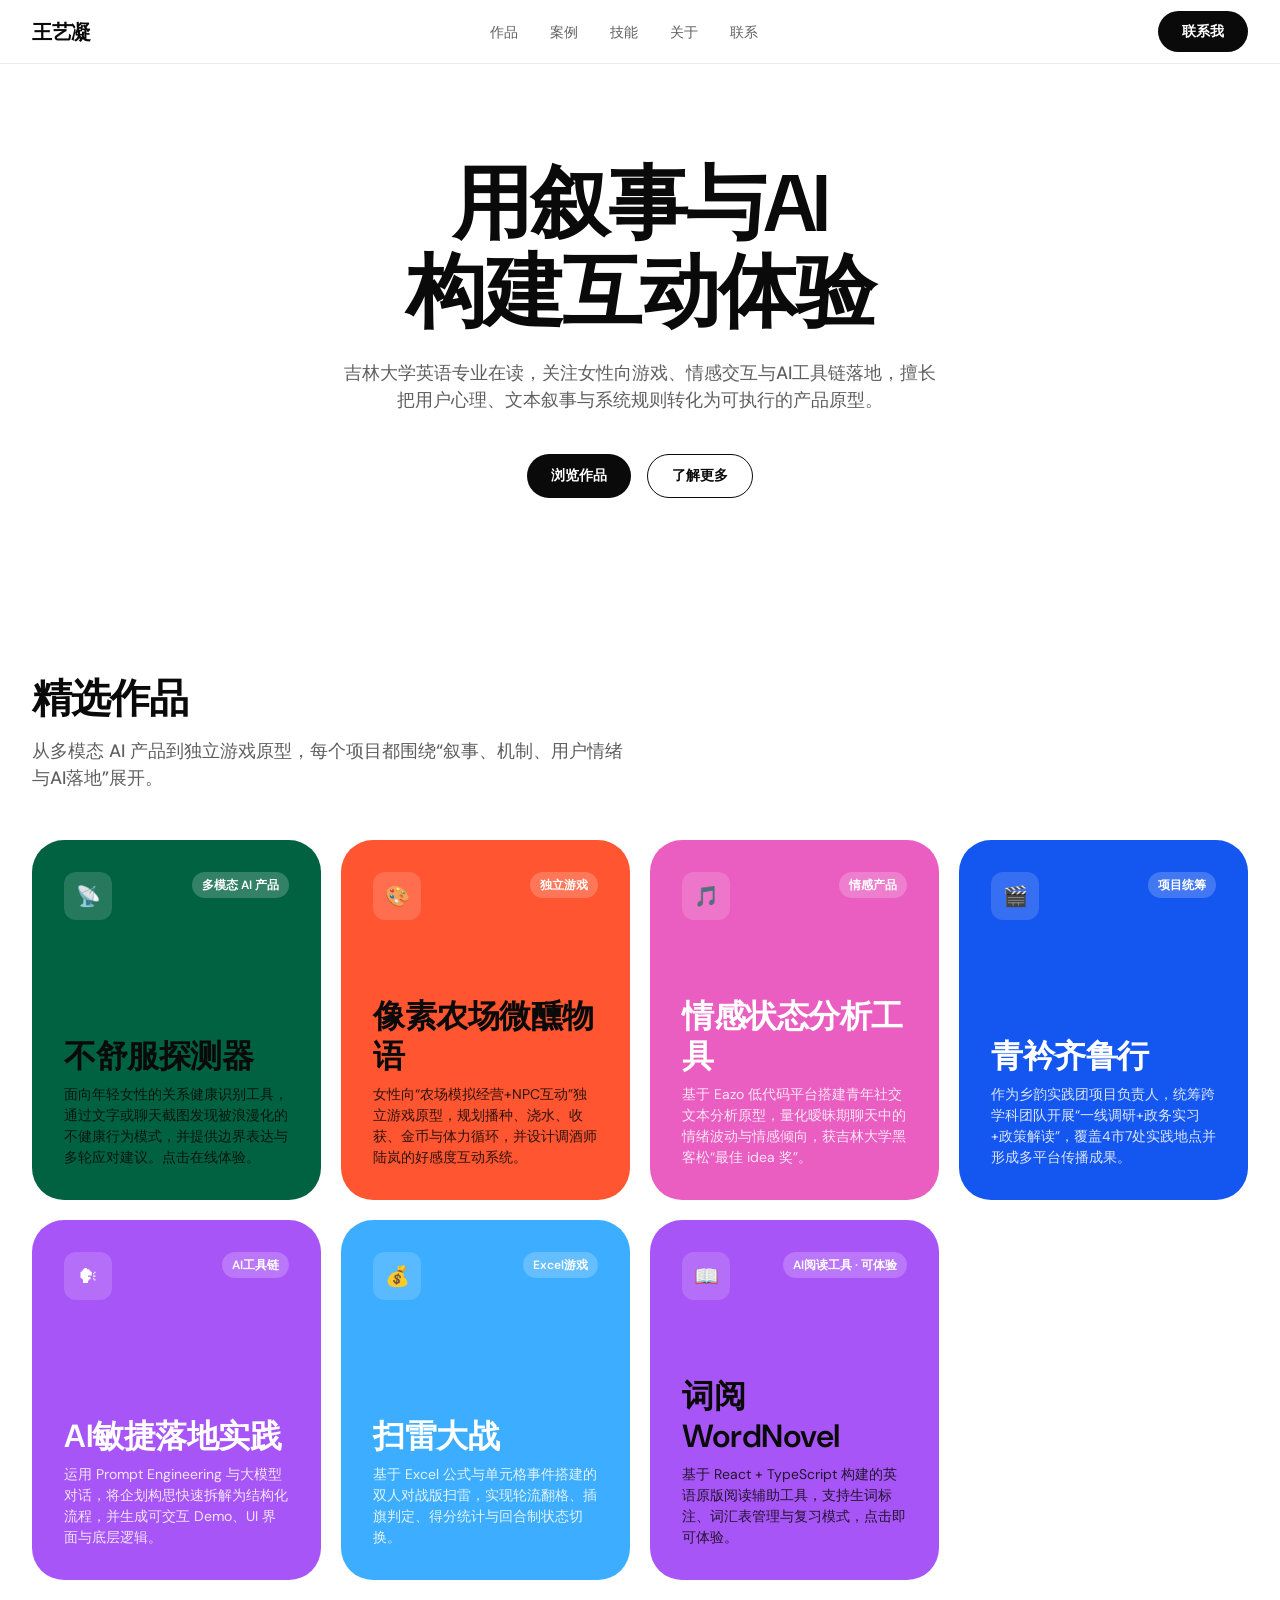
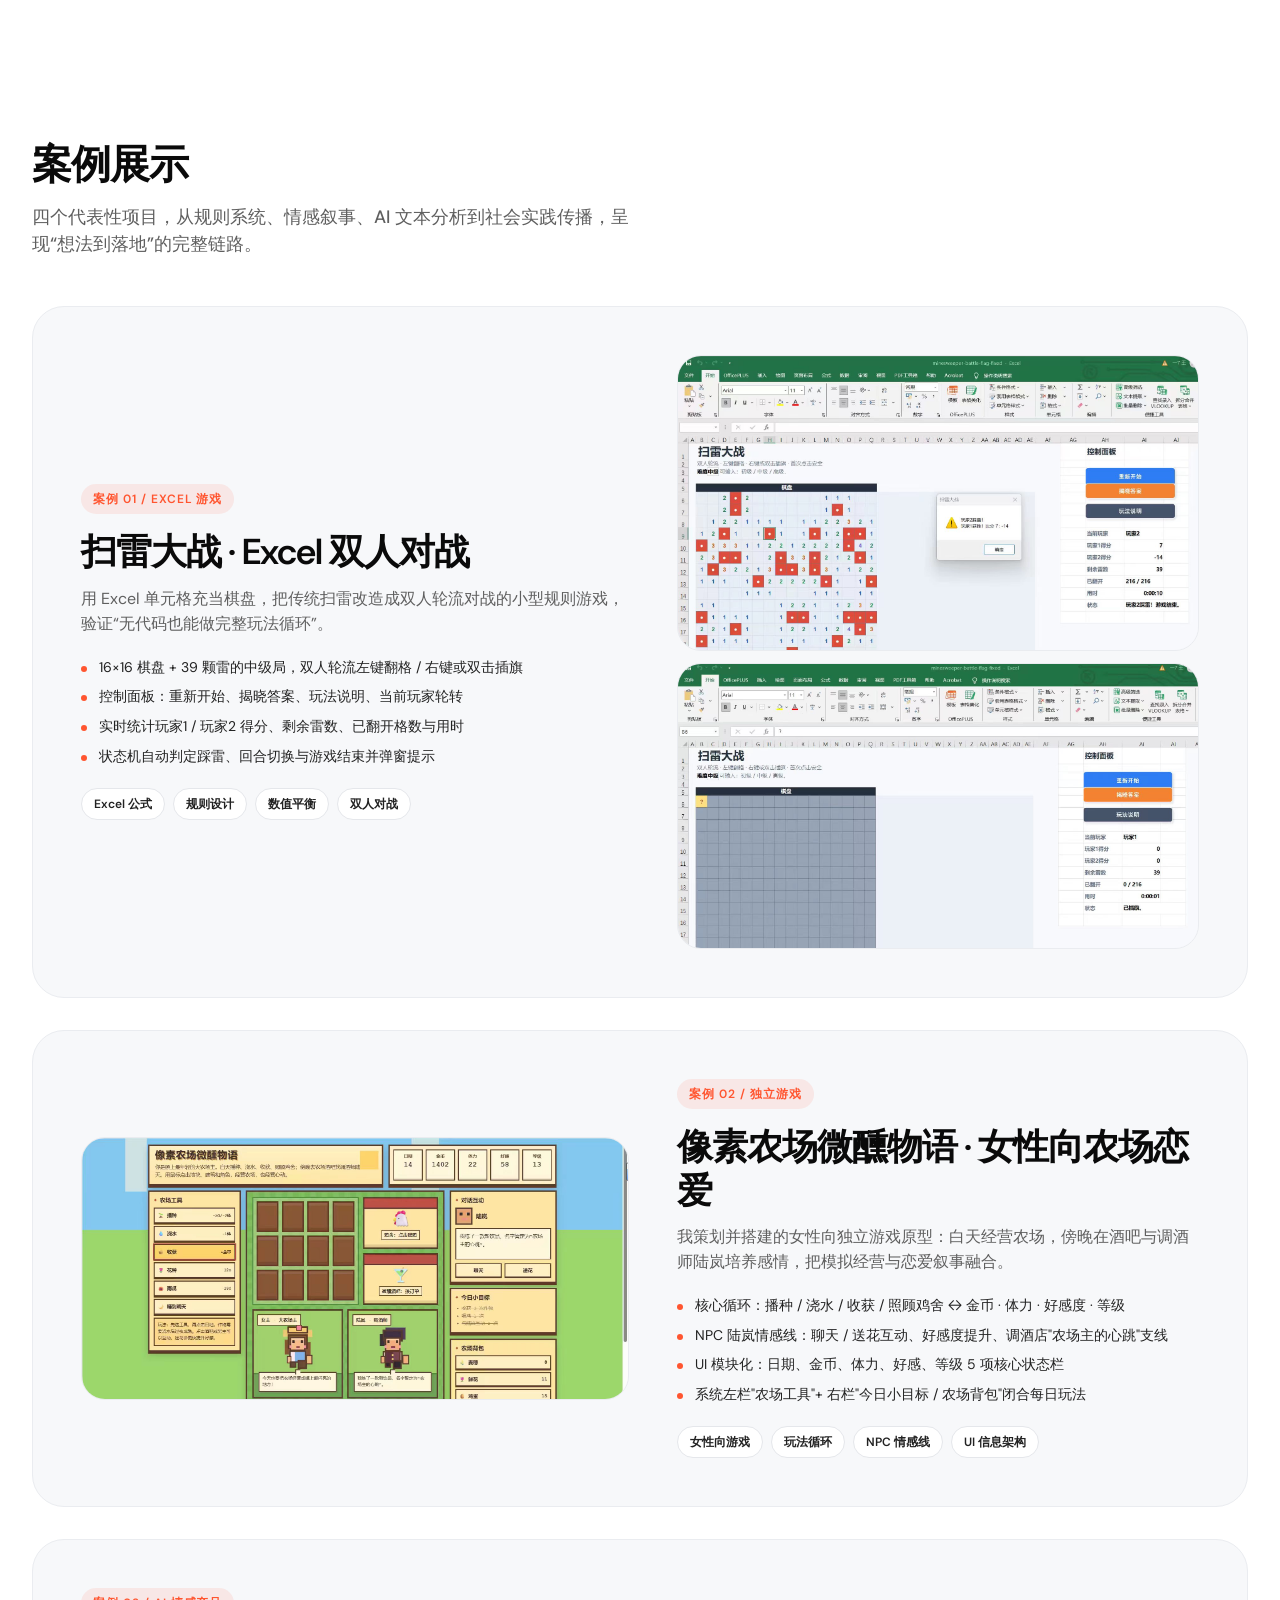
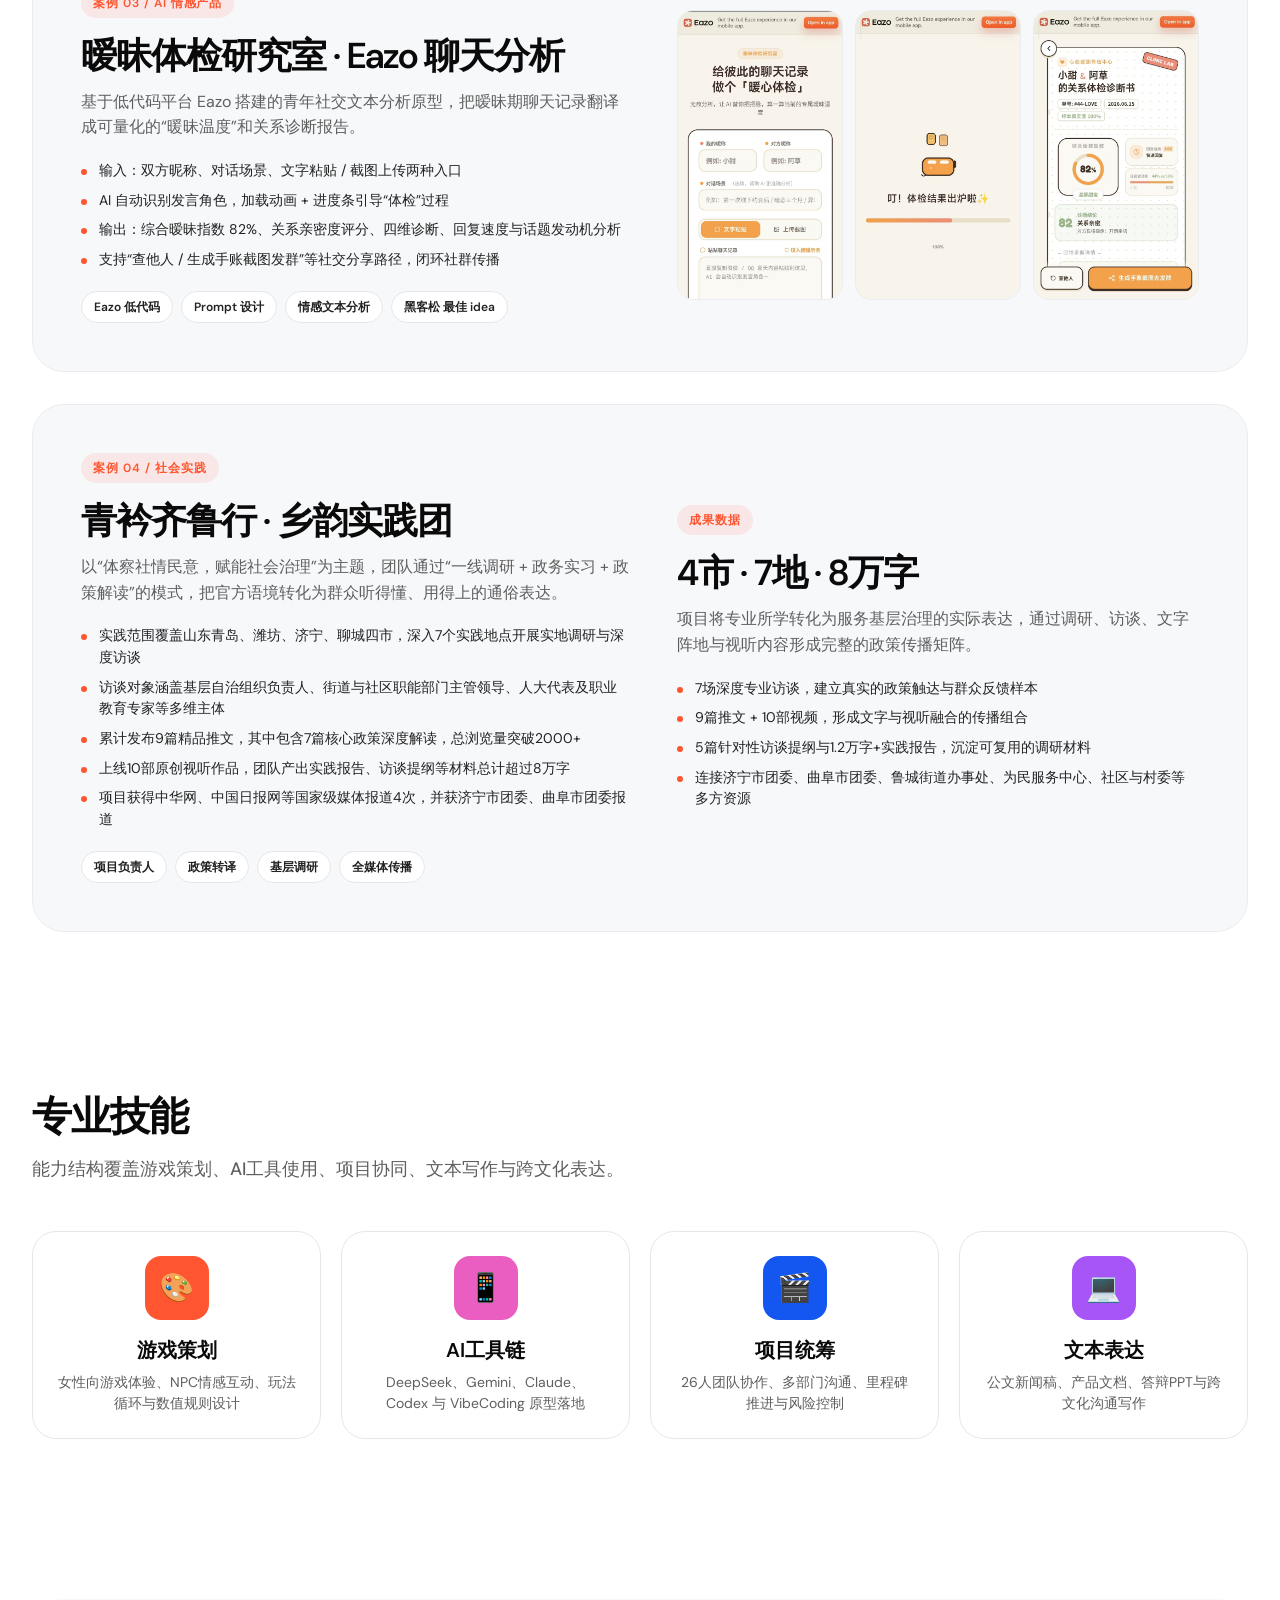
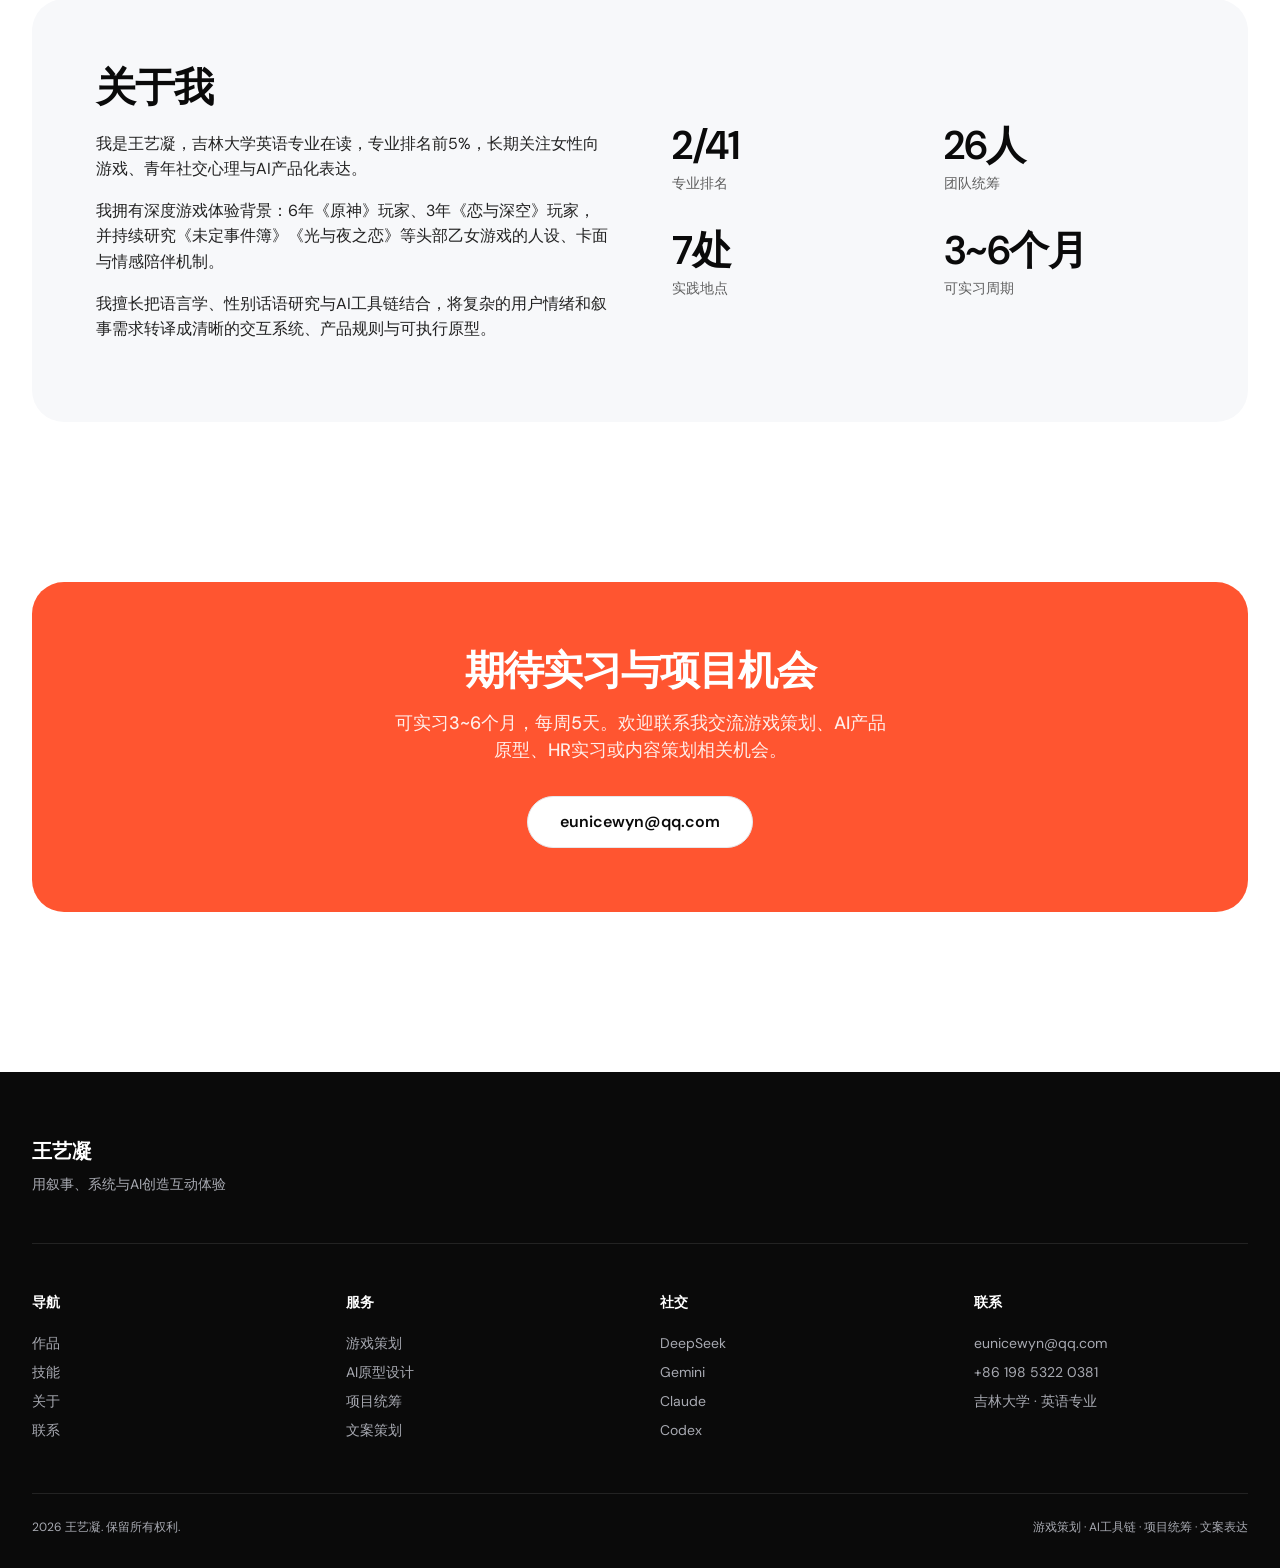
<file: index.html>
<!-- Generated by Trae Work -->
<!DOCTYPE html>
<html lang="zh-CN">
<head>
  <meta charset="UTF-8">
  <meta name="viewport" content="width=device-width, initial-scale=1.0">
  <title>王艺凝 — 游戏策划与AI产品作品集</title>
  <link rel="preconnect" href="https://fonts.googleapis.com">
  <link rel="preconnect" href="https://fonts.gstatic.com" crossorigin>
  <link href="https://fonts.googleapis.com/css2?family=DM+Sans:ital,opsz,wght@0,9..40,400;0,9..40,500;0,9..40,600;0,9..40,700;1,9..40,400&display=swap" rel="stylesheet">
  <style>
    :root {
      --primary: #0a0a0a;
      --on-primary: #ffffff;
      --primary-soft: #181e25;
      --brand-coral: #ff5530;
      --brand-magenta: #ea5ec1;
      --brand-blue: #1456f0;
      --brand-blue-deep: #1d4ed8;
      --brand-cyan: #3daeff;
      --brand-purple: #a855f7;
      --canvas: #ffffff;
      --surface: #f7f8fa;
      --surface-soft: #f2f3f5;
      --hairline: #e5e7eb;
      --hairline-soft: #eaecf0;
      --ink: #0a0a0a;
      --ink-strong: #000000;
      --charcoal: #222222;
      --slate: #45515e;
      --steel: #5f5f5f;
      --stone: #8e8e93;
      --muted: #a8aab2;
      --footer-bg: #0a0a0a;
      --success-bg: #e8ffea;
      --success-text: #1ba673;
    }

    * { margin: 0; padding: 0; box-sizing: border-box; }

    html { scroll-behavior: smooth; }

    body {
      font-family: 'DM Sans', 'Inter', 'Helvetica Neue', Helvetica, Arial, sans-serif;
      background-color: var(--canvas);
      color: var(--ink);
      line-height: 1.5;
      -webkit-font-smoothing: antialiased;
    }

    /* Navigation */
    .nav {
      position: sticky;
      top: 0;
      z-index: 100;
      background: var(--canvas);
      border-bottom: 1px solid var(--hairline-soft);
      height: 64px;
      display: flex;
      align-items: center;
      justify-content: space-between;
      padding: 0 32px;
      max-width: 1280px;
      margin: 0 auto;
    }

    .nav-logo {
      font-size: 20px;
      font-weight: 700;
      color: var(--ink);
      letter-spacing: -0.5px;
      text-decoration: none;
    }

    .nav-links {
      display: flex;
      gap: 32px;
      list-style: none;
    }

    .nav-links a {
      font-size: 14px;
      font-weight: 500;
      color: var(--steel);
      text-decoration: none;
      transition: color 0.15s ease;
    }

    .nav-links a:hover { color: var(--ink); }

    .nav-cta {
      display: flex;
      gap: 12px;
    }

    .btn {
      display: inline-flex;
      align-items: center;
      justify-content: center;
      font-family: 'DM Sans', sans-serif;
      font-size: 14px;
      font-weight: 600;
      line-height: 1.4;
      text-decoration: none;
      border: none;
      cursor: pointer;
      transition: all 0.15s ease;
    }

    .btn-primary {
      background: var(--primary);
      color: var(--on-primary);
      padding: 11px 24px;
      border-radius: 9999px;
    }

    .btn-primary:hover { background: var(--charcoal); }

    .btn-secondary {
      background: transparent;
      color: var(--ink);
      padding: 11px 24px;
      border-radius: 9999px;
      border: 1px solid var(--ink);
    }

    .btn-secondary:hover { background: var(--surface); }

    .btn-tertiary {
      background: var(--canvas);
      color: var(--ink);
      padding: 11px 24px;
      border-radius: 9999px;
      border: 1px solid var(--hairline);
    }

    .btn-tertiary:hover { background: var(--surface); }

    /* Hero Section */
    .hero {
      max-width: 1280px;
      margin: 0 auto;
      padding: 96px 32px;
      text-align: center;
    }

    .hero h1 {
      font-size: 80px;
      font-weight: 600;
      line-height: 1.10;
      letter-spacing: -2px;
      color: var(--ink);
      margin-bottom: 24px;
    }

    .hero-subtitle {
      font-size: 18px;
      font-weight: 500;
      line-height: 1.5;
      color: var(--steel);
      max-width: 600px;
      margin: 0 auto 40px;
    }

    .hero-cta {
      display: flex;
      gap: 16px;
      justify-content: center;
      flex-wrap: wrap;
    }

    /* Section Base */
    .section {
      max-width: 1280px;
      margin: 0 auto;
      padding: 80px 32px;
    }

    .section-title {
      font-size: 40px;
      font-weight: 600;
      line-height: 1.20;
      letter-spacing: -1px;
      color: var(--ink);
      margin-bottom: 16px;
    }

    .section-subtitle {
      font-size: 18px;
      font-weight: 500;
      line-height: 1.5;
      color: var(--steel);
      margin-bottom: 48px;
      max-width: 600px;
    }

    /* Project Matrix Grid */
    .project-grid {
      display: grid;
      grid-template-columns: repeat(auto-fit, minmax(240px, 1fr));
      gap: 20px;
    }

    .project-card {
      border-radius: 32px;
      padding: 32px;
      min-height: 360px;
      display: flex;
      flex-direction: column;
      justify-content: space-between;
      position: relative;
      overflow: hidden;
      cursor: pointer;
      transition: transform 0.2s ease, box-shadow 0.2s ease;
    }

    .project-card:hover {
      transform: translateY(-4px);
      box-shadow: rgba(0, 0, 0, 0.08) 0px 12px 16px -4px;
    }

    .project-card-coral { background: var(--brand-coral); color: var(--on-primary); }
    .project-card-magenta { background: var(--brand-magenta); color: var(--on-primary); }
    .project-card-radar { background: #006241; color: var(--on-primary); }
    .project-card-blue { background: var(--brand-blue); color: var(--on-primary); }
    .project-card-purple { background: var(--brand-purple); color: var(--on-primary); }
    .project-card-cyan { background: var(--brand-cyan); color: var(--on-primary); }

    .project-card-header {
      display: flex;
      justify-content: space-between;
      align-items: flex-start;
    }

    .project-badge {
      font-size: 12px;
      font-weight: 600;
      padding: 4px 10px;
      border-radius: 9999px;
      background: rgba(255,255,255,0.2);
      color: var(--on-primary);
    }

    .project-card h3 {
      font-size: 32px;
      font-weight: 600;
      line-height: 1.25;
      letter-spacing: -0.5px;
      margin-bottom: 8px;
    }

    .project-card p {
      font-size: 14px;
      line-height: 1.5;
      opacity: 0.85;
    }

    .project-card-icon {
      width: 48px;
      height: 48px;
      border-radius: 12px;
      background: rgba(255,255,255,0.15);
      display: flex;
      align-items: center;
      justify-content: center;
      font-size: 20px;
    }

    /* Skills Matrix */
    .skills-grid {
      display: grid;
      grid-template-columns: repeat(4, 1fr);
      gap: 20px;
    }

    .skill-tile {
      background: var(--canvas);
      border: 1px solid var(--hairline);
      border-radius: 24px;
      padding: 24px;
      text-align: center;
      transition: transform 0.15s ease;
    }

    .skill-tile:hover { transform: translateY(-2px); }

    .skill-icon {
      width: 64px;
      height: 64px;
      margin: 0 auto 16px;
      border-radius: 16px;
      display: flex;
      align-items: center;
      justify-content: center;
      font-size: 28px;
    }

    .skill-tile h4 {
      font-size: 20px;
      font-weight: 600;
      line-height: 1.4;
      margin-bottom: 8px;
      color: var(--ink);
    }

    .skill-tile p {
      font-size: 14px;
      color: var(--steel);
      line-height: 1.5;
    }

    /* About Section */
    .about-section {
      background: var(--surface);
      border-radius: 32px;
      padding: 64px;
      display: grid;
      grid-template-columns: 1fr 1fr;
      gap: 64px;
      align-items: center;
    }

    .about-text h2 {
      font-size: 40px;
      font-weight: 600;
      line-height: 1.20;
      letter-spacing: -1px;
      margin-bottom: 20px;
    }

    .about-text p {
      font-size: 16px;
      line-height: 1.6;
      color: var(--charcoal);
      margin-bottom: 16px;
    }

    .about-stats {
      display: grid;
      grid-template-columns: repeat(2, 1fr);
      gap: 32px;
    }

    .stat-item h3 {
      font-size: 40px;
      font-weight: 600;
      line-height: 1.20;
      letter-spacing: -1px;
      color: var(--ink);
      margin-bottom: 4px;
    }

    .stat-item p {
      font-size: 14px;
      color: var(--steel);
    }

    /* Contact CTA */
    .cta-section {
      background: var(--brand-coral);
      border-radius: 32px;
      padding: 64px;
      text-align: center;
      color: var(--on-primary);
    }

    .cta-section h2 {
      font-size: 40px;
      font-weight: 600;
      line-height: 1.20;
      letter-spacing: -1px;
      margin-bottom: 16px;
    }

    .cta-section p {
      font-size: 18px;
      font-weight: 500;
      opacity: 0.9;
      margin-bottom: 32px;
      max-width: 500px;
      margin-left: auto;
      margin-right: auto;
    }

    /* Footer */
    .footer {
      background: var(--footer-bg);
      color: var(--on-primary);
      padding: 64px 32px 32px;
      margin-top: 80px;
    }

    .footer-inner {
      max-width: 1280px;
      margin: 0 auto;
    }

    .footer-top {
      display: flex;
      justify-content: space-between;
      align-items: flex-start;
      margin-bottom: 48px;
      padding-bottom: 48px;
      border-bottom: 1px solid rgba(255,255,255,0.1);
    }

    .footer-brand {
      font-size: 20px;
      font-weight: 700;
      margin-bottom: 8px;
    }

    .footer-tagline {
      font-size: 14px;
      color: var(--muted);
    }

    .footer-links {
      display: grid;
      grid-template-columns: repeat(4, 1fr);
      gap: 40px;
      margin-bottom: 48px;
    }

    .footer-column h4 {
      font-size: 14px;
      font-weight: 600;
      color: var(--on-primary);
      margin-bottom: 16px;
    }

    .footer-column a {
      display: block;
      font-size: 14px;
      color: var(--muted);
      text-decoration: none;
      padding: 4px 0;
      transition: color 0.15s ease;
    }

    .footer-column a:hover { color: var(--on-primary); }

    .footer-bottom {
      display: flex;
      justify-content: space-between;
      align-items: center;
      padding-top: 24px;
      border-top: 1px solid rgba(255,255,255,0.1);
      font-size: 12px;
      color: var(--muted);
    }

    /* Responsive */
    @media (max-width: 1024px) {
      .hero h1 { font-size: 56px; }
      .skills-grid { grid-template-columns: repeat(2, 1fr); }
      .about-section { grid-template-columns: 1fr; gap: 40px; padding: 40px; }
      .case-study { grid-template-columns: 1fr; }
      .case-study.reverse .case-text { order: 0; }
      .case-gallery-grid { grid-template-columns: 1fr; }
    }

    @media (max-width: 768px) {
      .nav-links { display: none; }
      .hero { padding: 64px 20px; }
      .hero h1 { font-size: 40px; letter-spacing: -1px; }
      .section { padding: 48px 20px; }
      .skills-grid { grid-template-columns: 1fr; }
      .about-section { padding: 32px; }
      .about-stats { grid-template-columns: 1fr; gap: 20px; }
      .cta-section { padding: 40px 24px; }
      .footer-links { grid-template-columns: repeat(2, 1fr); }
      .footer-top { flex-direction: column; gap: 20px; }
      .case-study { padding: 28px; gap: 28px; }
      .case-text h3 { font-size: 28px; }
    }

    @media (max-width: 480px) {
      .hero h1 { font-size: 32px; }
      .section-title { font-size: 28px; }
      .stat-item h3 { font-size: 28px; }
      .about-text h2 { font-size: 28px; }
      .cta-section h2 { font-size: 28px; }
    }

    /* Case Study Section */
    .case-list {
      display: flex;
      flex-direction: column;
      gap: 32px;
    }

    .case-study {
      display: grid;
      grid-template-columns: 1.05fr 1fr;
      gap: 48px;
      align-items: center;
      padding: 48px;
      border-radius: 32px;
      background: var(--surface);
      border: 1px solid var(--hairline-soft);
    }

    .case-study-link {
      text-decoration: none;
      color: inherit;
      display: block;
      transition: transform 0.2s ease, box-shadow 0.2s ease;
      border-radius: 32px;
    }

    .case-study-link:hover {
      transform: translateY(-2px);
      box-shadow: rgba(0, 0, 0, 0.06) 0px 8px 24px -4px;
    }

    .case-study-link .case-visual {
      position: relative;
    }

    .case-study-link .case-visual::after {
      content: "点击体验 →";
      position: absolute;
      bottom: 12px;
      right: 12px;
      background: var(--primary);
      color: var(--on-primary);
      font-size: 12px;
      font-weight: 600;
      padding: 6px 14px;
      border-radius: 9999px;
      opacity: 0;
      transition: opacity 0.2s ease;
    }

    .case-study-link:hover .case-visual::after {
      opacity: 1;
    }

    .case-study.reverse .case-text { order: 2; }

    .case-text .case-eyebrow {
      display: inline-block;
      font-size: 12px;
      font-weight: 600;
      letter-spacing: 0.08em;
      text-transform: uppercase;
      color: var(--brand-coral);
      background: rgba(255, 85, 48, 0.10);
      padding: 6px 12px;
      border-radius: 9999px;
      margin-bottom: 16px;
    }

    .case-text h3 {
      font-size: 36px;
      font-weight: 600;
      line-height: 1.20;
      letter-spacing: -1px;
      color: var(--ink);
      margin-bottom: 12px;
    }

    .case-text .case-tagline {
      font-size: 16px;
      color: var(--steel);
      line-height: 1.6;
      margin-bottom: 20px;
    }

    .case-text ul {
      list-style: none;
      padding: 0;
      margin: 0 0 20px;
    }

    .case-text ul li {
      position: relative;
      font-size: 14px;
      color: var(--charcoal);
      padding-left: 18px;
      margin-bottom: 8px;
      line-height: 1.55;
    }

    .case-text ul li::before {
      content: "";
      position: absolute;
      left: 0;
      top: 9px;
      width: 6px;
      height: 6px;
      background: var(--brand-coral);
      border-radius: 50%;
    }

    .case-meta {
      display: flex;
      flex-wrap: wrap;
      gap: 8px;
    }

    .case-tag {
      font-size: 12px;
      font-weight: 600;
      color: var(--charcoal);
      padding: 6px 12px;
      border-radius: 9999px;
      background: var(--canvas);
      border: 1px solid var(--hairline);
    }

    .case-visual {
      width: 100%;
      border-radius: 24px;
      overflow: hidden;
      background: var(--canvas);
      border: 1px solid var(--hairline-soft);
    }

    .case-visual img {
      display: block;
      width: 100%;
      height: auto;
    }

    .case-gallery-grid {
      display: grid;
      grid-template-columns: repeat(3, 1fr);
      gap: 12px;
    }

    .case-gallery-grid img {
      width: 100%;
      height: 100%;
      object-fit: cover;
      border-radius: 16px;
      background: var(--canvas);
      border: 1px solid var(--hairline-soft);
    }
  </style>
</head>
<body>

  <!-- Navigation -->
  <nav class="nav">
    <a href="#" class="nav-logo">王艺凝</a>
    <ul class="nav-links">
      <li><a href="#projects">作品</a></li>
      <li><a href="#cases">案例</a></li>
      <li><a href="#skills">技能</a></li>
      <li><a href="#about">关于</a></li>
      <li><a href="#contact">联系</a></li>
    </ul>
    <div class="nav-cta">
      <a href="#contact" class="btn btn-primary">联系我</a>
    </div>
  </nav>

  <!-- Hero Section -->
  <section class="hero">
    <h1>用叙事与AI<br>构建互动体验</h1>
    <p class="hero-subtitle">吉林大学英语专业在读，关注女性向游戏、情感交互与AI工具链落地，擅长把用户心理、文本叙事与系统规则转化为可执行的产品原型。</p>
    <div class="hero-cta">
      <a href="#projects" class="btn btn-primary">浏览作品</a>
      <a href="#contact" class="btn btn-secondary">了解更多</a>
    </div>
  </section>

  <!-- Projects Section -->
  <section class="section" id="projects">
    <h2 class="section-title">精选作品</h2>
    <p class="section-subtitle">从多模态 AI 产品到独立游戏原型，每个项目都围绕“叙事、机制、用户情绪与AI落地”展开。</p>
    <div class="project-grid">
      <a href="https://radar.wangyn.work" target="_blank" rel="noopener noreferrer" class="project-card project-card-radar" style="text-decoration:none;color:inherit;">
        <div>
          <div class="project-card-header">
            <div class="project-card-icon">&#128225;</div>
            <span class="project-badge">多模态 AI 产品</span>
          </div>
        </div>
        <div>
          <h3>不舒服探测器</h3>
          <p>面向年轻女性的关系健康识别工具，通过文字或聊天截图发现被浪漫化的不健康行为模式，并提供边界表达与多轮应对建议。点击在线体验。</p>
        </div>
      </a>
      <a href="farm-romance-game.html" class="project-card project-card-coral" style="text-decoration:none;color:inherit;">
        <div>
          <div class="project-card-header">
            <div class="project-card-icon">&#127912;</div>
            <span class="project-badge">独立游戏</span>
          </div>
        </div>
        <div>
          <h3>像素农场微醺物语</h3>
          <p>女性向“农场模拟经营+NPC互动”独立游戏原型，规划播种、浇水、收获、金币与体力循环，并设计调酒师陆岚的好感度互动系统。</p>
        </div>
      </a>
      <div class="project-card project-card-magenta">
        <div>
          <div class="project-card-header">
            <div class="project-card-icon">&#127925;</div>
            <span class="project-badge">情感产品</span>
          </div>
        </div>
        <div>
          <h3>情感状态分析工具</h3>
          <p>基于 Eazo 低代码平台搭建青年社交文本分析原型，量化暧昧期聊天中的情绪波动与情感倾向，获吉林大学黑客松“最佳 idea 奖”。</p>
        </div>
      </div>
      <div class="project-card project-card-blue">
        <div>
          <div class="project-card-header">
            <div class="project-card-icon">&#127916;</div>
            <span class="project-badge">项目统筹</span>
          </div>
        </div>
        <div>
          <h3>青衿齐鲁行</h3>
          <p>作为乡韵实践团项目负责人，统筹跨学科团队开展“一线调研+政务实习+政策解读”，覆盖4市7处实践地点并形成多平台传播成果。</p>
        </div>
      </div>
      <div class="project-card project-card-purple">
        <div>
          <div class="project-card-header">
            <div class="project-card-icon">&#128483;</div>
            <span class="project-badge">AI工具链</span>
          </div>
        </div>
        <div>
          <h3>AI敏捷落地实践</h3>
          <p>运用 Prompt Engineering 与大模型对话，将企划构思快速拆解为结构化流程，并生成可交互 Demo、UI 界面与底层逻辑。</p>
        </div>
      </div>
      <div class="project-card project-card-cyan">
        <div>
          <div class="project-card-header">
            <div class="project-card-icon">&#128176;</div>
            <span class="project-badge">Excel游戏</span>
          </div>
        </div>
        <div>
          <h3>扫雷大战</h3>
          <p>基于 Excel 公式与单元格事件搭建的双人对战版扫雷，实现轮流翻格、插旗判定、得分统计与回合制状态切换。</p>
        </div>
      </div>
      <a href="https://wordnovel.wangyn.work" class="project-card project-card-purple" style="text-decoration:none;color:inherit;">
        <div>
          <div class="project-card-header">
            <div class="project-card-icon">&#128214;</div>
            <span class="project-badge">AI阅读工具 · 可体验</span>
          </div>
        </div>
        <div>
          <h3>词阅 WordNovel</h3>
          <p>基于 React + TypeScript 构建的英语原版阅读辅助工具，支持生词标注、词汇表管理与复习模式，点击即可体验。</p>
        </div>
      </a>
    </div>
  </section>

  <!-- Case Study Section -->
  <section class="section" id="cases">
    <h2 class="section-title">案例展示</h2>
    <p class="section-subtitle">四个代表性项目，从规则系统、情感叙事、AI 文本分析到社会实践传播，呈现“想法到落地”的完整链路。</p>
    <div class="case-list">

      <!-- Case 01: 扫雷大战 -->
      <article class="case-study">
        <div class="case-text">
          <span class="case-eyebrow">案例 01 / Excel 游戏</span>
          <h3>扫雷大战 · Excel 双人对战</h3>
          <p class="case-tagline">用 Excel 单元格充当棋盘，把传统扫雷改造成双人轮流对战的小型规则游戏，验证“无代码也能做完整玩法循环”。</p>
          <ul>
            <li>16×16 棋盘 + 39 颗雷的中级局，双人轮流左键翻格 / 右键或双击插旗</li>
            <li>控制面板：重新开始、揭晓答案、玩法说明、当前玩家轮转</li>
            <li>实时统计玩家1 / 玩家2 得分、剩余雷数、已翻开格数与用时</li>
            <li>状态机自动判定踩雷、回合切换与游戏结束并弹窗提示</li>
          </ul>
          <div class="case-meta">
            <span class="case-tag">Excel 公式</span>
            <span class="case-tag">规则设计</span>
            <span class="case-tag">数值平衡</span>
            <span class="case-tag">双人对战</span>
          </div>
        </div>
        <div>
          <div class="case-visual" style="margin-bottom:12px;">
            <img src="assets/minesweeper_play.jpg" alt="扫雷大战 对战中棋盘截图">
          </div>
          <div class="case-visual">
            <img src="assets/minesweeper_start.jpg" alt="扫雷大战 初始棋盘与控制面板">
          </div>
        </div>
      </article>

      <!-- Case 02: 像素农场微醺物语 -->
      <a href="farm-romance-game.html" class="case-study-link">
      <article class="case-study reverse">
        <div class="case-visual">
          <img src="assets/farm_main.jpg" alt="像素农场微醺物语 主界面截图">
        </div>
        <div class="case-text">
          <span class="case-eyebrow">案例 02 / 独立游戏</span>
          <h3>像素农场微醺物语 · 女性向农场恋爱</h3>
          <p class="case-tagline">我策划并搭建的女性向独立游戏原型：白天经营农场，傍晚在酒吧与调酒师陆岚培养感情，把模拟经营与恋爱叙事融合。</p>
          <ul>
            <li>核心循环：播种 / 浇水 / 收获 / 照顾鸡舍 ↔ 金币 · 体力 · 好感度 · 等级</li>
            <li>NPC 陆岚情感线：聊天 / 送花互动、好感度提升、调酒店"农场主的心跳"支线</li>
            <li>UI 模块化：日期、金币、体力、好感、等级 5 项核心状态栏</li>
            <li>系统左栏"农场工具"+ 右栏"今日小目标 / 农场背包"闭合每日玩法</li>
          </ul>
          <div class="case-meta">
            <span class="case-tag">女性向游戏</span>
            <span class="case-tag">玩法循环</span>
            <span class="case-tag">NPC 情感线</span>
            <span class="case-tag">UI 信息架构</span>
          </div>
        </div>
      </article>
      </a>

      <!-- Case 03: Eazo 暧昧期聊天分析 -->
      <article class="case-study">
        <div class="case-text">
          <span class="case-eyebrow">案例 03 / AI 情感产品</span>
          <h3>暧昧体检研究室 · Eazo 聊天分析</h3>
          <p class="case-tagline">基于低代码平台 Eazo 搭建的青年社交文本分析原型，把暧昧期聊天记录翻译成可量化的“暖昧温度”和关系诊断报告。</p>
          <ul>
            <li>输入：双方昵称、对话场景、文字粘贴 / 截图上传两种入口</li>
            <li>AI 自动识别发言角色，加载动画 + 进度条引导“体检”过程</li>
            <li>输出：综合暧昧指数 82%、关系亲密度评分、四维诊断、回复速度与话题发动机分析</li>
            <li>支持“查他人 / 生成手账截图发群”等社交分享路径，闭环社群传播</li>
          </ul>
          <div class="case-meta">
            <span class="case-tag">Eazo 低代码</span>
            <span class="case-tag">Prompt 设计</span>
            <span class="case-tag">情感文本分析</span>
            <span class="case-tag">黑客松 最佳 idea</span>
          </div>
        </div>
        <div class="case-gallery-grid">
          <img src="assets/eazo_home.jpg" alt="Eazo 暧昧体检 首页输入">
          <img src="assets/eazo_loading.jpg" alt="Eazo 体检结果加载动画">
          <img src="assets/eazo_result.jpg" alt="Eazo 关系体检诊断书">
        </div>
      </article>

      <!-- Case 04: 青衿齐鲁行社会实践 -->
      <article class="case-study reverse">
        <div class="case-text">
          <span class="case-eyebrow">案例 04 / 社会实践</span>
          <h3>青衿齐鲁行 · 乡韵实践团</h3>
          <p class="case-tagline">以“体察社情民意，赋能社会治理”为主题，团队通过“一线调研 + 政务实习 + 政策解读”的模式，把官方语境转化为群众听得懂、用得上的通俗表达。</p>
          <ul>
            <li>实践范围覆盖山东青岛、潍坊、济宁、聊城四市，深入7个实践地点开展实地调研与深度访谈</li>
            <li>访谈对象涵盖基层自治组织负责人、街道与社区职能部门主管领导、人大代表及职业教育专家等多维主体</li>
            <li>累计发布9篇精品推文，其中包含7篇核心政策深度解读，总浏览量突破2000+</li>
            <li>上线10部原创视听作品，团队产出实践报告、访谈提纲等材料总计超过8万字</li>
            <li>项目获得中华网、中国日报网等国家级媒体报道4次，并获济宁市团委、曲阜市团委报道</li>
          </ul>
          <div class="case-meta">
            <span class="case-tag">项目负责人</span>
            <span class="case-tag">政策转译</span>
            <span class="case-tag">基层调研</span>
            <span class="case-tag">全媒体传播</span>
          </div>
        </div>
        <div class="case-text">
          <span class="case-eyebrow">成果数据</span>
          <h3>4市 · 7地 · 8万字</h3>
          <p class="case-tagline">项目将专业所学转化为服务基层治理的实际表达，通过调研、访谈、文字阵地与视听内容形成完整的政策传播矩阵。</p>
          <ul>
            <li>7场深度专业访谈，建立真实的政策触达与群众反馈样本</li>
            <li>9篇推文 + 10部视频，形成文字与视听融合的传播组合</li>
            <li>5篇针对性访谈提纲与1.2万字+实践报告，沉淀可复用的调研材料</li>
            <li>连接济宁市团委、曲阜市团委、鲁城街道办事处、为民服务中心、社区与村委等多方资源</li>
          </ul>
        </div>
      </article>

    </div>
  </section>

  <!-- Skills Section -->
  <section class="section" id="skills">
    <h2 class="section-title">专业技能</h2>
    <p class="section-subtitle">能力结构覆盖游戏策划、AI工具使用、项目协同、文本写作与跨文化表达。</p>
    <div class="skills-grid">
      <div class="skill-tile">
        <div class="skill-icon" style="background: var(--brand-coral); color: white;">&#127912;</div>
        <h4>游戏策划</h4>
        <p>女性向游戏体验、NPC情感互动、玩法循环与数值规则设计</p>
      </div>
      <div class="skill-tile">
        <div class="skill-icon" style="background: var(--brand-magenta); color: white;">&#128241;</div>
        <h4>AI工具链</h4>
        <p>DeepSeek、Gemini、Claude、Codex 与 VibeCoding 原型落地</p>
      </div>
      <div class="skill-tile">
        <div class="skill-icon" style="background: var(--brand-blue); color: white;">&#127916;</div>
        <h4>项目统筹</h4>
        <p>26人团队协作、多部门沟通、里程碑推进与风险控制</p>
      </div>
      <div class="skill-tile">
        <div class="skill-icon" style="background: var(--brand-purple); color: white;">&#128187;</div>
        <h4>文本表达</h4>
        <p>公文新闻稿、产品文档、答辩PPT与跨文化沟通写作</p>
      </div>
    </div>
  </section>

  <!-- About Section -->
  <section class="section" id="about">
    <div class="about-section">
      <div class="about-text">
        <h2>关于我</h2>
        <p>我是王艺凝，吉林大学英语专业在读，专业排名前5%，长期关注女性向游戏、青年社交心理与AI产品化表达。</p>
        <p>我拥有深度游戏体验背景：6年《原神》玩家、3年《恋与深空》玩家，并持续研究《未定事件簿》《光与夜之恋》等头部乙女游戏的人设、卡面与情感陪伴机制。</p>
        <p>我擅长把语言学、性别话语研究与AI工具链结合，将复杂的用户情绪和叙事需求转译成清晰的交互系统、产品规则与可执行原型。</p>
      </div>
      <div class="about-stats">
        <div class="stat-item">
          <h3>2/41</h3>
          <p>专业排名</p>
        </div>
        <div class="stat-item">
          <h3>26人</h3>
          <p>团队统筹</p>
        </div>
        <div class="stat-item">
          <h3>7处</h3>
          <p>实践地点</p>
        </div>
        <div class="stat-item">
          <h3>3~6个月</h3>
          <p>可实习周期</p>
        </div>
      </div>
    </div>
  </section>

  <!-- Contact CTA -->
  <section class="section" id="contact">
    <div class="cta-section">
      <h2>期待实习与项目机会</h2>
      <p>可实习3~6个月，每周5天。欢迎联系我交流游戏策划、AI产品原型、HR实习或内容策划相关机会。</p>
      <a href="mailto:eunicewyn@qq.com" class="btn btn-tertiary" style="font-size: 16px; padding: 14px 32px;">eunicewyn@qq.com</a>
    </div>
  </section>

  <!-- Footer -->
  <footer class="footer">
    <div class="footer-inner">
      <div class="footer-top">
        <div>
          <div class="footer-brand">王艺凝</div>
          <div class="footer-tagline">用叙事、系统与AI创造互动体验</div>
        </div>
      </div>
      <div class="footer-links">
        <div class="footer-column">
          <h4>导航</h4>
          <a href="#projects">作品</a>
          <a href="#skills">技能</a>
          <a href="#about">关于</a>
          <a href="#contact">联系</a>
        </div>
        <div class="footer-column">
          <h4>服务</h4>
          <a href="#">游戏策划</a>
          <a href="#">AI原型设计</a>
          <a href="#">项目统筹</a>
          <a href="#">文案策划</a>
        </div>
        <div class="footer-column">
          <h4>社交</h4>
          <a href="#">DeepSeek</a>
          <a href="#">Gemini</a>
          <a href="#">Claude</a>
          <a href="#">Codex</a>
        </div>
        <div class="footer-column">
          <h4>联系</h4>
          <a href="mailto:eunicewyn@qq.com">eunicewyn@qq.com</a>
          <a href="tel:+8619853220381">+86 198 5322 0381</a>
          <a href="#">吉林大学 · 英语专业</a>
        </div>
      </div>
      <div class="footer-bottom">
        <span> 2026 王艺凝. 保留所有权利.</span>
        <span>游戏策划 · AI工具链 · 项目统筹 · 文案表达</span>
      </div>
    </div>
  </footer>

</body>
</html>
</file>
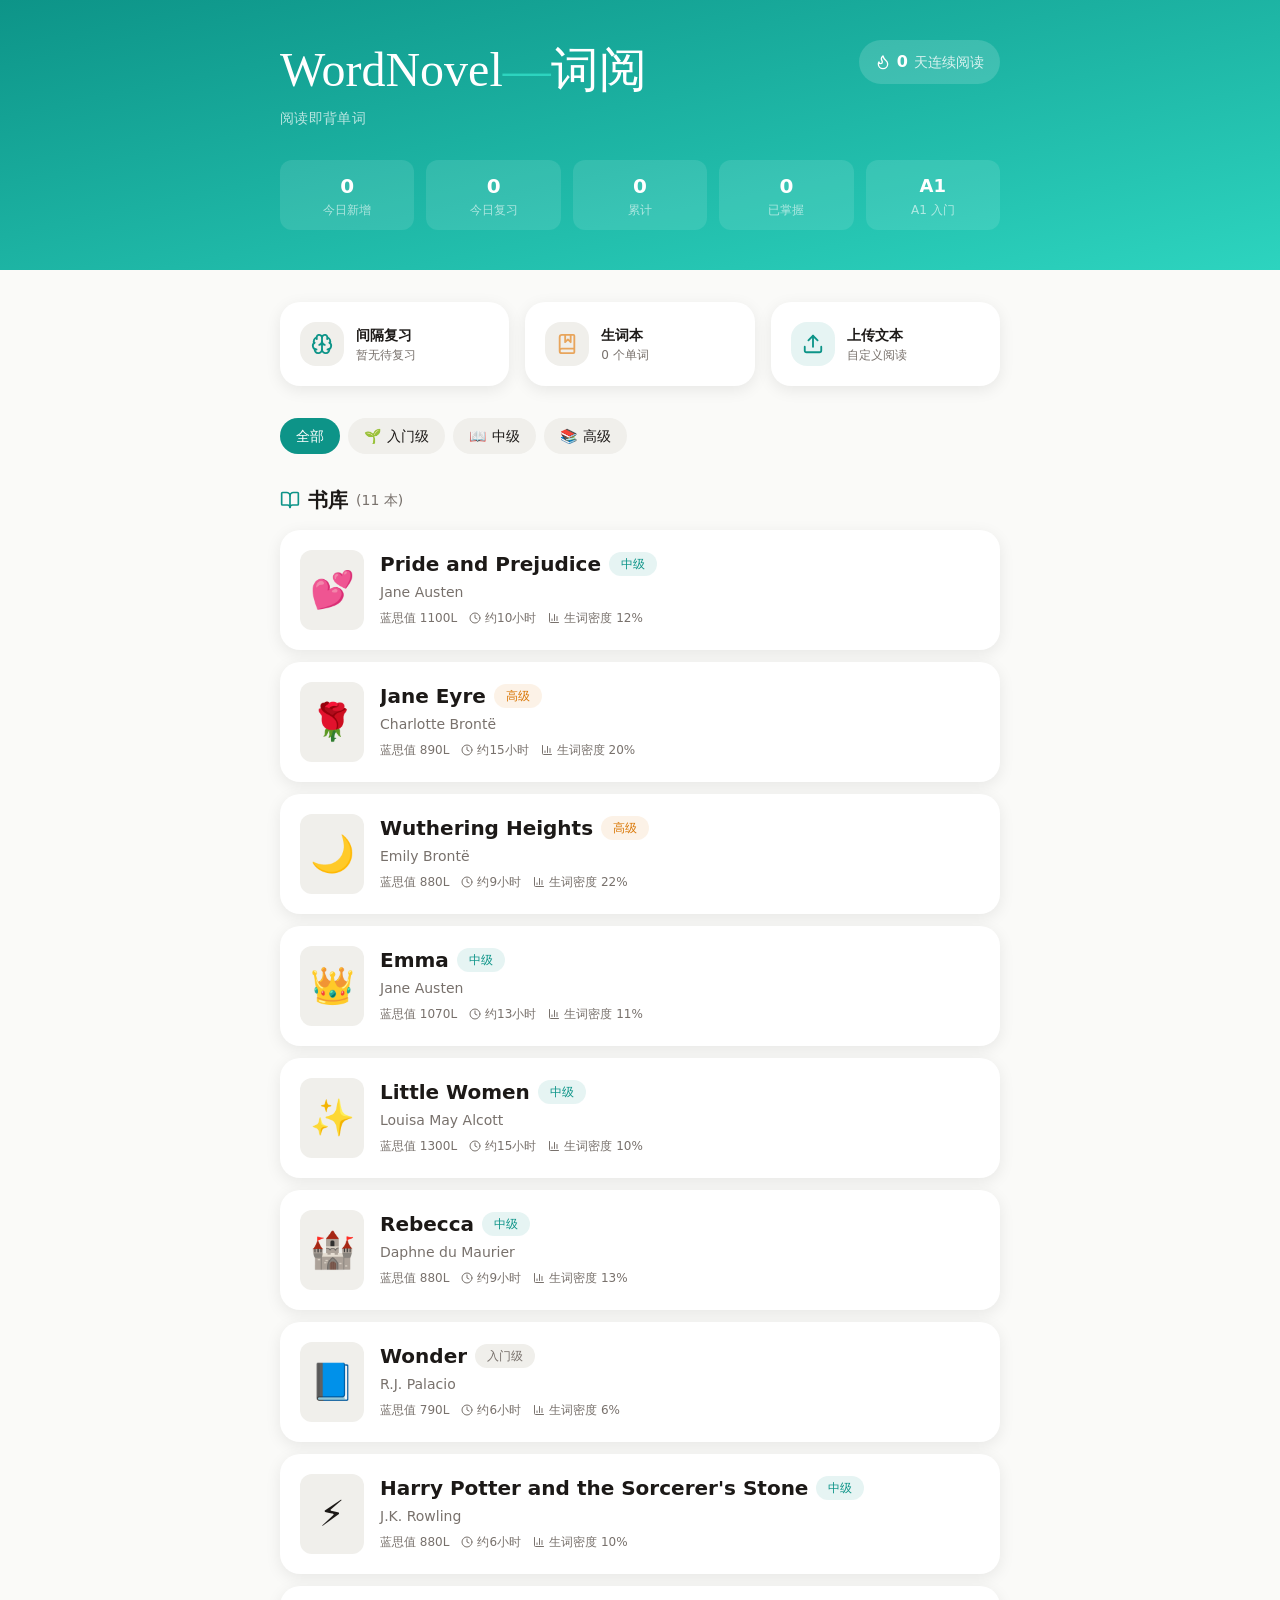
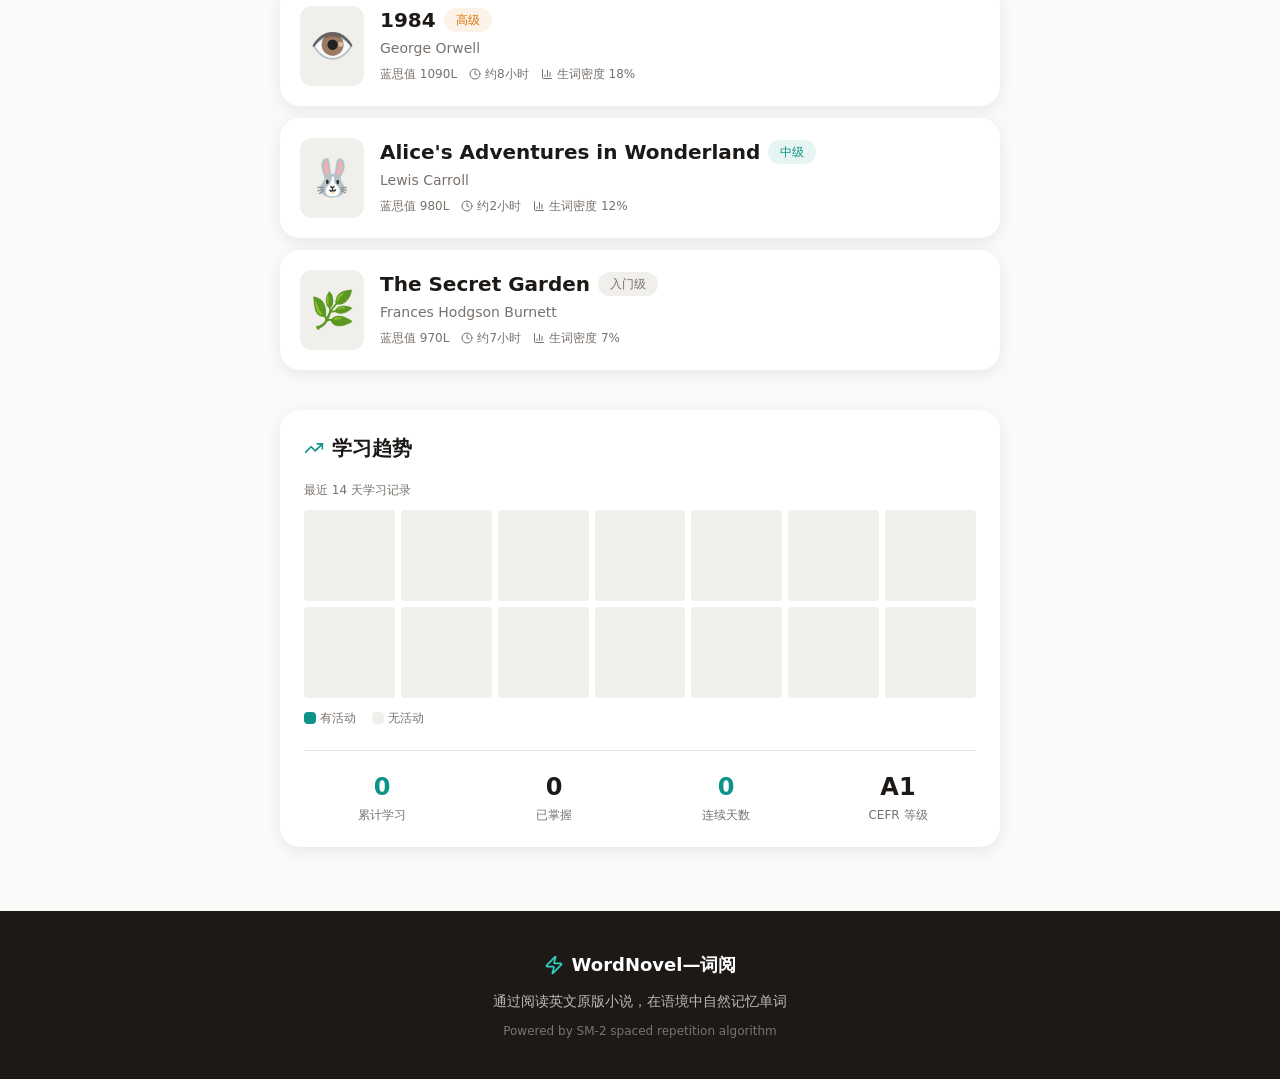
<file: wordnovel/index.html>
<!DOCTYPE html>
<html lang="zh-CN">
  <head>
    <meta charset="UTF-8" />
    <link rel="icon" type="image/svg+xml" href="/vite.svg" />
    <meta name="viewport" content="width=device-width, initial-scale=1.0" />
    <title>WordNovel—词阅</title>
    <script type="module" crossorigin src="./assets/index-BmFneJKP.js"></script>
    <link rel="stylesheet" crossorigin href="./assets/index-DODcJciS.css">
  </head>
  <body>
    <div id="root"></div>
  </body>
</html>
</file>
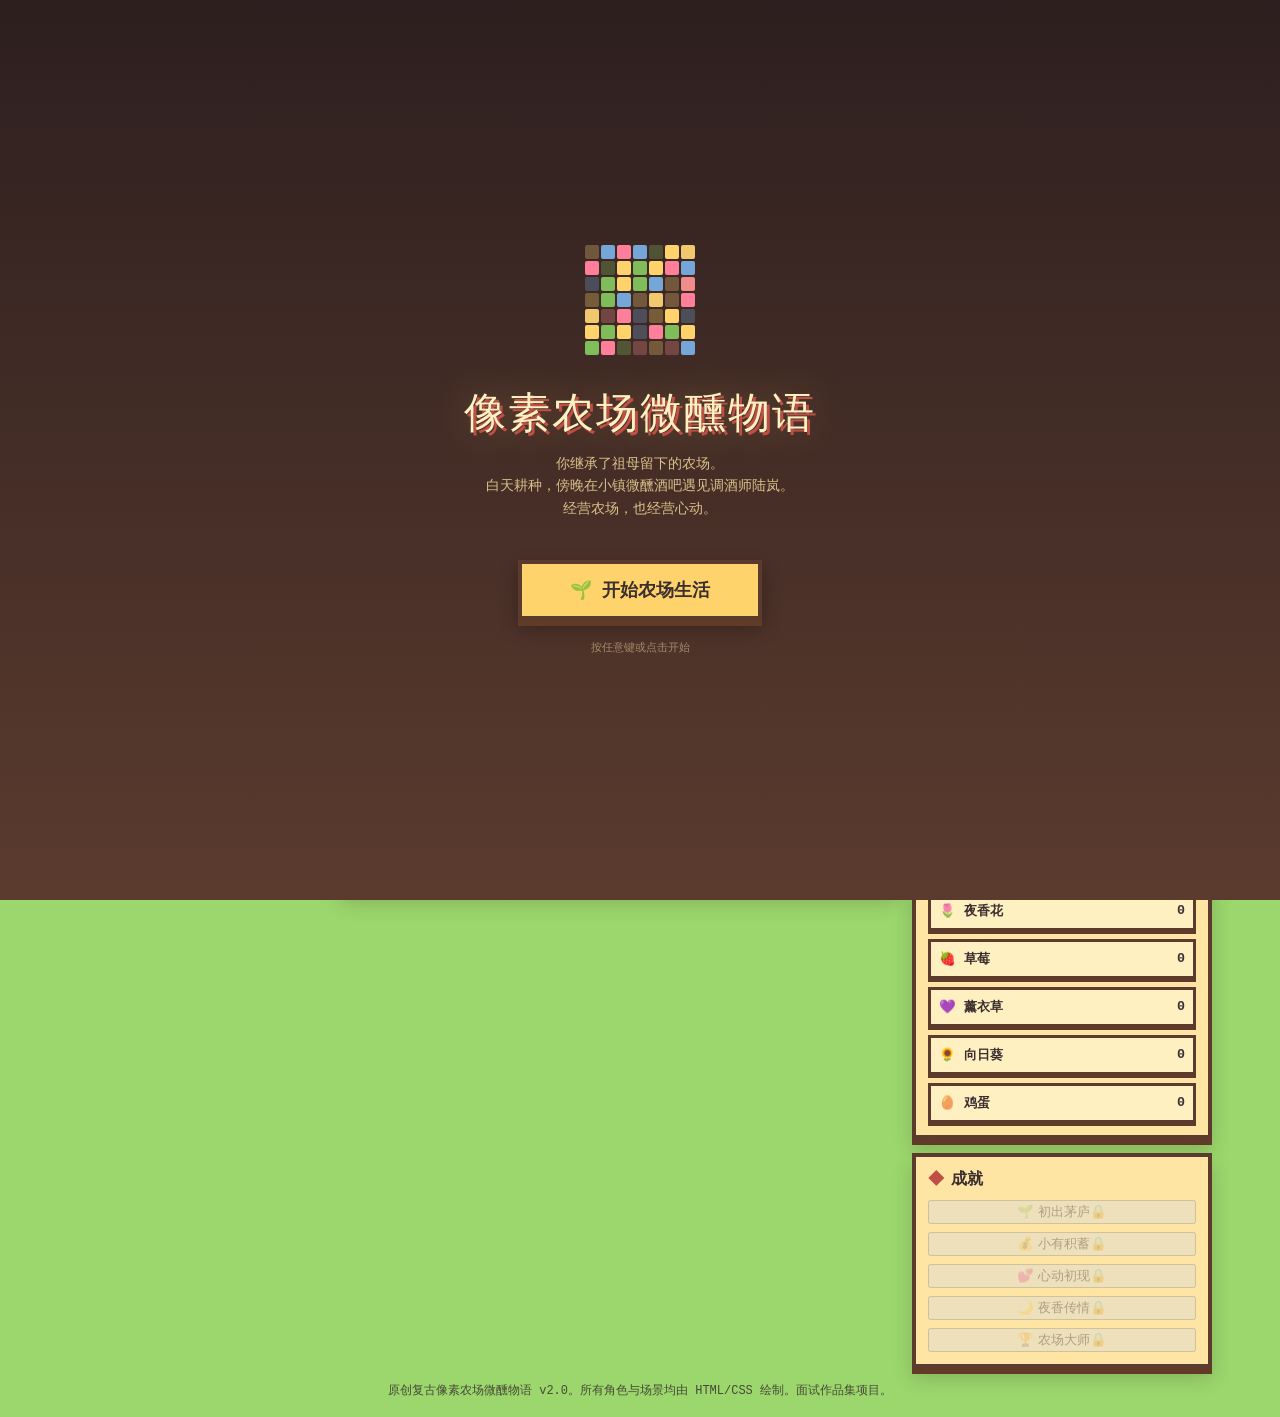
<file: farm-romance-game.html>
<!DOCTYPE html>
<html lang="zh-CN">
<head>
  <meta charset="UTF-8">
  <meta name="viewport" content="width=device-width, initial-scale=1.0, maximum-scale=1.0, user-scalable=no">
  <title>像素农场微醺物语 · Pixel Farm Romance</title>
  <link rel="icon" href="data:image/svg+xml,<svg xmlns='http://www.w3.org/2000/svg' viewBox='0 0 100 100'><text y='.9em' font-size='90'>🌿</text></svg>">
  <style>
    :root{
      --ink:#3c2f2f;--deep:#5b3b2e;--soil:#8a5635;--soil-dark:#623a28;
      --grass:#7fbd5a;--grass-dark:#4f8b45;--sun:#ffd36b;--cream:#fff0c2;
      --paper:#ffe5a3;--pink:#f08c8c;--red:#bf4f45;--blue:#74a7d8;
      --water:#5eb6d6;--leaf:#5fa34b;--white:#fff7dc;--shadow:rgba(60,47,47,.22);
      --night-sky:#1a1a2e;--night-grass:#3d5a3d;--star:rgba(255,247,220,.7);
      --lavender:#b8a1d1;--sunflower:#f0c94a;--tomato:#e8745a;
    }
    *{box-sizing:border-box;user-select:none;-webkit-tap-highlight-color:transparent}
    html,body{margin:0;min-height:100%;color:var(--ink);font-family:'Courier New','Microsoft YaHei',monospace;overflow-x:hidden}
    body{background:linear-gradient(180deg,#82c8ef 0 28%,#9bd76c 28% 100%);transition:background 1.2s ease}
    body.night{background:linear-gradient(180deg,#1a1a2e 0 28%,#3d5a3d 28% 100%)}

    /* 开场画面 */
    #splash{position:fixed;inset:0;z-index:100;background:linear-gradient(180deg,#2d1f1f,#5b3b2e);display:flex;flex-direction:column;align-items:center;justify-content:center;transition:opacity .8s,visibility .8s}
    #splash.hidden{opacity:0;visibility:hidden;pointer-events:none;display:none}
    .splash-title{font-size:42px;color:var(--cream);text-shadow:3px 3px 0 var(--red),0 0 40px rgba(255,211,107,.3);margin-bottom:12px;letter-spacing:2px;animation:titlePulse 2.5s ease-in-out infinite}
    @keyframes titlePulse{0%,100%{transform:scale(1)}50%{transform:scale(1.03)}}
    .splash-sub{font-size:14px;color:var(--paper);opacity:.8;margin-bottom:40px;text-align:center;max-width:400px;line-height:1.6}
    .splash-btn{padding:14px 48px;background:var(--sun);border:4px solid var(--deep);color:var(--ink);font-family:inherit;font-size:18px;font-weight:bold;cursor:pointer;box-shadow:0 6px 0 var(--soil-dark),0 8px 20px rgba(0,0,0,.3);animation:btnFloat 2s ease-in-out infinite;transition:transform .15s}
    .splash-btn:hover{transform:translateY(-2px)}
    .splash-btn:active{transform:translateY(2px);box-shadow:0 2px 0 var(--soil-dark)}
    @keyframes btnFloat{0%,100%{transform:translateY(0)}50%{transform:translateY(-6px)}}
    .splash-pixel-art{display:grid;grid-template-columns:repeat(7,14px);gap:2px;margin-bottom:30px}
    .splash-pixel{width:14px;height:14px;border-radius:2px}

    /* 天气粒子层 */
    #weather-layer{position:fixed;inset:0;pointer-events:none;z-index:5;overflow:hidden}
    .raindrop{position:absolute;width:2px;height:14px;background:rgba(174,216,255,.7);animation:rainFall linear infinite}
    @keyframes rainFall{0%{transform:translateY(-20px)}100%{transform:translateY(100vh)}}
    .snowflake{position:absolute;width:8px;height:8px;background:rgba(255,255,255,.85);border-radius:50%;animation:snowFall linear infinite}
    @keyframes snowFall{0%{transform:translateY(-20px) rotate(0deg)}100%{transform:translateY(100vh) rotate(360deg)}}
    .petal{position:absolute;width:10px;height:6px;background:rgba(255,140,140,.6);border-radius:50% 50% 50% 0;animation:petalFall linear infinite}
    @keyframes petalFall{0%{transform:translateY(-20px) rotate(0deg)}100%{transform:translateY(100vh) rotate(720deg)}}
    .firefly{position:absolute;width:4px;height:4px;background:#fff7a0;border-radius:50%;box-shadow:0 0 8px 2px rgba(255,247,160,.6);animation:fireflyFloat 4s ease-in-out infinite}
    @keyframes fireflyFloat{0%,100%{opacity:.3;transform:translate(0,0)}25%{opacity:1;transform:translate(20px,-30px)}50%{opacity:.5;transform:translate(-10px,-50px)}75%{opacity:.9;transform:translate(30px,-20px)}}
    .star{position:absolute;width:3px;height:3px;background:var(--star);border-radius:50%;animation:starTwinkle 2s ease-in-out infinite}
    @keyframes starTwinkle{0%,100%{opacity:.3}50%{opacity:1}}
    .cloud{position:absolute;background:rgba(255,255,255,.7);border-radius:50px;animation:cloudDrift linear infinite}
    @keyframes cloudDrift{0%{transform:translateX(-200px)}100%{transform:translateX(calc(100vw + 200px))}}

    /* 天空像素装饰 */
    .sky-pixels{position:fixed;inset:0 0 auto 0;height:150px;pointer-events:none;background:linear-gradient(90deg,transparent 0 8%,rgba(255,247,220,.9) 8% 12%,transparent 12% 100%),linear-gradient(90deg,transparent 0 61%,rgba(255,247,220,.85) 61% 66%,transparent 66% 100%);opacity:.65;transition:opacity 1s}
    body.night .sky-pixels{opacity:.1}

    .game{max-width:1180px;margin:0 auto;padding:18px;position:relative;z-index:2}
    .topbar{display:grid;grid-template-columns:1.4fr 1fr;gap:14px;align-items:stretch;margin-bottom:14px}

    .pixel-panel,.dialogue,.toolbox,.quest,.shop,.achieve,.event-popup{
      background:var(--paper);border:4px solid var(--deep);box-shadow:0 6px 0 var(--soil-dark),0 10px 18px var(--shadow);border-radius:0;image-rendering:pixelated;
    }
    .hero-title{padding:14px 16px;background:linear-gradient(180deg,var(--cream),var(--paper));position:relative;overflow:hidden}
    .hero-title:after{content:"";position:absolute;right:18px;top:14px;width:44px;height:44px;background:var(--sun);box-shadow:8px 0 0 var(--sun),0 8px 0 var(--sun),8px 8px 0 var(--sun);animation:sunPulse 3s ease-in-out infinite}
    @keyframes sunPulse{0%,100%{transform:scale(1);opacity:1}50%{transform:scale(1.1);opacity:.85}}
    body.night .hero-title:after{background:#f0e6c8;box-shadow:8px 0 0 #f0e6c8,0 8px 0 #f0e6c8,8px 8px 0 #f0e6c8;opacity:.5}
    h1{font-size:28px;line-height:1;margin:0 0 8px;text-shadow:2px 2px 0 #d59d55;letter-spacing:1px}
    .subtitle{font-size:14px;line-height:1.55;max-width:720px}
    .stats{display:grid;grid-template-columns:repeat(5,1fr);gap:8px;padding:10px;background:var(--cream)}
    .stat{background:var(--white);border:3px solid var(--deep);padding:8px;min-height:58px;text-align:center;box-shadow:inset 0 -4px 0 rgba(91,59,46,.13);transition:transform .15s}
    .stat:hover{transform:translateY(-2px)}
    .stat b{display:block;font-size:12px;color:var(--deep);margin-bottom:4px}.stat span{font-size:20px;font-weight:bold}
    .stat.love-stat span{color:var(--red);transition:color .3s}

    .layout{display:grid;grid-template-columns:260px 1fr 300px;gap:14px;align-items:start}
    .toolbox{padding:12px}.section-title{font-weight:bold;font-size:16px;margin:0 0 10px;display:flex;align-items:center;gap:7px}.section-title:before{content:"◆";color:var(--red)}
    .tool{width:100%;display:flex;align-items:center;justify-content:space-between;margin:8px 0;padding:10px 9px;background:var(--cream);border:3px solid var(--deep);box-shadow:0 4px 0 var(--soil-dark);font-family:inherit;font-weight:bold;color:var(--ink);cursor:pointer;transition:all .12s;position:relative;overflow:hidden}
    .tool:hover{transform:translateY(1px);box-shadow:0 3px 0 var(--soil-dark);filter:brightness(1.04)}
    .tool.active{background:var(--sun);outline:3px solid var(--red);box-shadow:0 3px 0 var(--soil-dark)}
    .tool:disabled{opacity:.55;cursor:not-allowed;filter:grayscale(.3)}
    .tool small{font-size:11px;opacity:.7;font-weight:normal}
    .hint{font-size:12px;line-height:1.55;background:#ffd98c;border:3px solid var(--deep);padding:9px;margin-top:10px;animation:hintPulse 3s ease-in-out infinite}
    @keyframes hintPulse{0%,100%{border-color:var(--deep)}50%{border-color:var(--red)}}

    .world{background:#78b957;border:4px solid var(--deep);box-shadow:0 6px 0 var(--grass-dark),0 10px 18px var(--shadow);padding:14px;position:relative;min-height:640px;overflow:hidden;transition:background 1s,border-color 1s}
    body.night .world{background:#4a6b3a;border-color:#2d3d26;box-shadow:0 6px 0 #354d28,0 10px 18px rgba(0,0,0,.4)}
    .world:before{content:"";position:absolute;inset:0;background-image:linear-gradient(45deg,rgba(255,255,255,.08) 25%,transparent 25%,transparent 75%,rgba(255,255,255,.08) 75%),linear-gradient(45deg,rgba(255,255,255,.08) 25%,transparent 25%,transparent 75%,rgba(255,255,255,.08) 75%);background-size:32px 32px;background-position:0 0,16px 16px;pointer-events:none}
    .farm-row{position:relative;z-index:1;display:grid;grid-template-columns:1fr 210px;gap:12px}
    .field{display:grid;grid-template-columns:repeat(4,1fr);gap:10px;padding:10px;background:rgba(255,240,194,.28);border:3px solid var(--grass-dark);transition:border-color 1s}
    body.night .field{border-color:#2d4a1e}

    .plot{height:86px;background:var(--soil);border:4px solid var(--soil-dark);box-shadow:inset 0 8px 0 rgba(255,255,255,.08), inset 0 -8px 0 rgba(0,0,0,.12);cursor:pointer;position:relative;transition:all .2s}
    .plot:hover{outline:4px solid var(--sun);transform:scale(1.02)}
    .plot:active{transform:scale(.97)}
    .plot:after{position:absolute;left:0;right:0;bottom:5px;text-align:center;font-size:30px;text-shadow:2px 2px 0 rgba(0,0,0,.22);transition:transform .3s}
    .plot .plot-progress{position:absolute;bottom:2px;left:4px;right:4px;height:4px;background:rgba(0,0,0,.25);border-radius:2px;overflow:hidden;opacity:0;transition:opacity .3s}
    .plot .plot-progress::after{content:'';display:block;height:100%;background:var(--sun);width:0%;transition:width .5s}
    .plot:not(.empty) .plot-progress{opacity:1}
    .plot.empty:after{content:""}.plot.seed:after{content:"· ·";color:#e4c07a;font-size:18px}.plot.wet{filter:saturate(.9) brightness(.82)}.plot.wet:before{content:"";position:absolute;left:10%;right:10%;top:18%;height:12px;background:var(--water);box-shadow:18px 22px 0 var(--water),74px 38px 0 var(--water);opacity:.65}
    .plot.grown:after{content:"🌿"}.plot.mint:after{content:"🌿"}.plot.nightflower:after{content:"🌙"}.plot.strawberry:after{content:"🍓"}.plot.lavender:after{content:"💜"}.plot.sunflower:after{content:"🌻"}.plot.tomato:after{content:"🍅"}
    .plot.mint{background:#7b5a3e}.plot.nightflower{background:#5f4a61}.plot.strawberry{background:#846044}.plot.lavender{background:#7a6b8a}.plot.sunflower{background:#8a7a3e}.plot.tomato{background:#8a5040}

    /* 地块点击涟漪 */
    .ripple{position:absolute;border-radius:50%;background:rgba(255,255,255,.4);transform:scale(0);animation:rippleAnim .6s ease-out;pointer-events:none}
    @keyframes rippleAnim{to{transform:scale(3);opacity:0}}

    /* 浮动数字 */
    .float-num{position:absolute;font-size:14px;font-weight:bold;pointer-events:none;animation:floatUp 1s ease-out forwards;z-index:50;text-shadow:1px 1px 0 rgba(0,0,0,.3)}
    @keyframes floatUp{0%{opacity:1;transform:translateY(0)}100%{opacity:0;transform:translateY(-40px)}}

    .buildings{display:grid;grid-template-rows:1fr 1fr;gap:12px}
    .building{background:var(--paper);border:4px solid var(--deep);position:relative;min-height:120px;box-shadow:inset 0 -8px 0 rgba(91,59,46,.18);padding:8px;text-align:center;cursor:pointer;transition:all .15s}
    .building:hover{outline:4px solid var(--sun);transform:translateY(-2px)}
    .building:active{transform:translateY(1px)}
    .roof{height:30px;margin:-8px -8px 8px;background:var(--red);border-bottom:4px solid var(--deep);position:relative;overflow:hidden}
    .roof::after{content:'';position:absolute;top:0;left:-100%;width:100%;height:100%;background:linear-gradient(90deg,transparent,rgba(255,255,255,.2),transparent);animation:roofShine 3s ease-in-out infinite}
    @keyframes roofShine{0%,100%{left:-100%}50%{left:100%}}
    .barn-icon,.bar-icon{font-size:44px;line-height:1;margin-top:8px;filter:drop-shadow(2px 2px 0 rgba(60,47,47,.3));display:inline-block;transition:transform .3s}
    .building:hover .barn-icon,.building:hover .bar-icon{transform:scale(1.1) rotate(-3deg)}
    .label{font-size:13px;font-weight:bold;background:var(--cream);border:2px solid var(--deep);display:inline-block;padding:3px 7px;margin-top:7px}

    .scene{position:relative;z-index:1;margin-top:12px;display:grid;grid-template-columns:1fr 1fr;gap:12px}
    .character-card{min-height:260px;background:#9fd06b;border:4px solid var(--deep);padding:10px;position:relative;overflow:hidden;transition:background 1s,border-color 1s}
    body.night .character-card{background:#5a8a45;border-color:#2d3d26}
    .character-card:before{content:"";position:absolute;inset:auto 0 0 0;height:64px;background:#6ca454;border-top:4px solid var(--grass-dark);transition:background 1s}
    body.night .character-card:before{background:#3d5a3d;border-top-color:#2d4a1e}
    .sprite{position:absolute;left:50%;top:44px;transform:translateX(-50%);width:92px;height:120px;cursor:pointer;image-rendering:pixelated;z-index:2;transition:.12s;animation:breathe 3s ease-in-out infinite}
    @keyframes breathe{0%,100%{transform:translateX(-50%) translateY(0)}50%{transform:translateX(-50%) translateY(-3px)}}
    .sprite:hover{filter:brightness(1.08) saturate(1.05);animation:none;transform:translateX(-50%) translateY(-3px)}
    .sprite i{position:absolute;display:block;box-sizing:border-box}
    .face-parts{position:absolute;left:0;top:0;width:100%;height:100%;z-index:6}
    .face-parts:before{content:"";position:absolute;left:31px;top:39px;width:6px;height:8px;background:var(--ink);box-shadow:24px 0 0 var(--ink),-8px 14px 0 #ff9aa2,32px 14px 0 #ff9aa2}
    .face-parts:after{content:"";position:absolute;left:42px;top:56px;width:10px;height:4px;background:#8b3b4a;box-shadow:0 4px 0 #f6b1b8}

    /* 女主精灵 */
    .farmer .hat{left:17px;top:0;width:58px;height:20px;background:#f2c86f;border:4px solid var(--deep);box-shadow:-12px 10px 0 #f2c86f,12px 10px 0 #f2c86f,0 6px 0 #f6dd8a}.farmer .hat:after{content:"";position:absolute;left:20px;top:-8px;width:12px;height:12px;background:#ff7f9a;border:3px solid var(--deep)}.farmer .hair{left:18px;top:22px;width:56px;height:42px;background:#8a5434;border:4px solid var(--deep);box-shadow:-8px 15px 0 #8a5434,8px 22px 0 #8a5434}.farmer .head{left:24px;top:29px;width:44px;height:40px;background:#f6bb88;border:4px solid var(--deep);box-shadow:0 4px 0 #ffd0a6 inset}.farmer .body{left:22px;top:68px;width:48px;height:34px;background:#7fb4e8;border:4px solid var(--deep);box-shadow:12px 0 0 #ffe7ef inset}.farmer .body:after{content:"";position:absolute;left:-10px;top:11px;width:8px;height:16px;background:#f6bb88;border:3px solid var(--deep);box-shadow:56px 0 0 #f6bb88,56px 0 0 3px var(--deep)}.farmer .legs{left:24px;top:98px;width:18px;height:18px;background:#6b4a35;border:4px solid var(--deep);box-shadow:26px 0 0 #6b4a35,26px 0 0 4px var(--deep)}
    /* 男主精灵 */
    .bartender .hair{left:18px;top:9px;width:56px;height:34px;background:#3d3142;border:4px solid var(--deep);box-shadow:8px -6px 0 #51405a,-8px 12px 0 #3d3142}.bartender .head{left:24px;top:31px;width:44px;height:39px;background:#f1ad7b;border:4px solid var(--deep);box-shadow:0 4px 0 #ffd0a6 inset}.bartender .body{left:18px;top:69px;width:56px;height:33px;background:#fff6dc;border:4px solid var(--deep)}.bartender .vest{left:24px;top:72px;width:44px;height:32px;background:#7b4651;border-left:4px solid var(--deep);border-right:4px solid var(--deep);box-shadow:18px 0 0 #5f3440 inset}.bartender .vest:after{content:"";position:absolute;left:15px;top:6px;width:5px;height:5px;background:#ffd86b;box-shadow:0 11px 0 #ffd86b}.bartender .body:after{content:"";position:absolute;left:-10px;top:10px;width:8px;height:16px;background:#f1ad7b;border:3px solid var(--deep);box-shadow:64px 0 0 #f1ad7b,64px 0 0 3px var(--deep)}.bartender .legs{left:24px;top:99px;width:18px;height:17px;background:#302735;border:4px solid var(--deep);box-shadow:26px 0 0 #302735,26px 0 0 4px var(--deep)}
    .bartender .face-parts:after{left:41px;width:12px;background:#7b2f3d;box-shadow:0 4px 0 #f2a0ad}

    .name-tag{position:absolute;left:10px;top:10px;background:var(--cream);border:3px solid var(--deep);padding:5px 8px;font-weight:bold;font-size:13px;z-index:3}
    .bubble{position:absolute;left:50%;top:172px;transform:translateX(-50%);width:calc(100% - 28px);max-width:260px;background:var(--white);border:3px solid var(--deep);padding:8px;font-size:12px;line-height:1.45;box-shadow:4px 4px 0 rgba(91,59,46,.15);z-index:3;transition:all .3s}
    .bubble:before{content:"";position:absolute;left:50%;top:-10px;transform:translateX(-50%);width:12px;height:12px;background:var(--white);border-left:3px solid var(--deep);border-top:3px solid var(--deep)}

    .side{display:grid;gap:14px}
    .dialogue{padding:12px;min-height:212px;position:relative}
    .portrait{display:flex;gap:10px;align-items:center;margin-bottom:10px}
    .mini-face{width:48px;height:48px;background:#e7a270;border:4px solid var(--deep);position:relative;transition:transform .2s}
    .mini-face:hover{transform:scale(1.1)}
    .mini-face:before{content:"";position:absolute;left:8px;top:10px;width:8px;height:8px;background:var(--ink);box-shadow:20px 0 0 var(--ink)}.mini-face:after{content:"";position:absolute;left:15px;bottom:9px;width:16px;height:5px;background:var(--pink)}
    .dialogue-text{font-size:14px;line-height:1.6;min-height:88px;background:var(--white);border:3px solid var(--deep);padding:10px;transition:all .3s}
    .choice{display:grid;grid-template-columns:1fr 1fr;gap:8px;margin-top:10px}
    .choice button,.shop button,.event-popup button{font-family:inherit;font-weight:bold;color:var(--ink);background:var(--cream);border:3px solid var(--deep);padding:8px;box-shadow:0 3px 0 var(--soil-dark);cursor:pointer;transition:all .15s}
    .choice button:hover,.shop button:hover,.event-popup button:hover{background:var(--sun);transform:translateY(-1px)}
    .choice button:active,.shop button:active,.event-popup button:active{transform:translateY(2px);box-shadow:0 1px 0 var(--soil-dark)}

    .quest,.shop,.achieve{padding:12px}.quest ul{margin:8px 0 0;padding-left:18px;font-size:13px;line-height:1.65}.done{text-decoration:line-through;opacity:.65}
    .shop-grid{display:grid;grid-template-columns:1fr;gap:8px}.shop button{display:flex;justify-content:space-between;align-items:center;width:100%}

    /* 成就弹窗 */
    .achieve-popup{position:fixed;left:50%;top:-100px;transform:translateX(-50%);background:var(--sun);border:4px solid var(--deep);padding:12px 24px;font-size:15px;font-weight:bold;z-index:60;box-shadow:0 6px 0 var(--soil-dark),0 10px 20px rgba(0,0,0,.3);transition:top .5s cubic-bezier(.175,.885,.32,1.275);text-align:center}
    .achieve-popup.show{top:20px}
    .achieve-popup .achieve-icon{font-size:28px;display:block;margin-bottom:4px}

    /* 事件弹窗 */
    .event-popup-overlay{position:fixed;inset:0;background:rgba(0,0,0,.55);z-index:55;display:none;align-items:center;justify-content:center;backdrop-filter:blur(2px)}
    .event-popup-overlay.show{display:flex}
    .event-popup{background:var(--paper);border:5px solid var(--deep);padding:24px;max-width:420px;width:90%;text-align:center;box-shadow:0 8px 0 var(--soil-dark),0 15px 30px rgba(0,0,0,.4)}
    .event-popup h3{margin:0 0 12px;font-size:20px;color:var(--deep)}
    .event-popup p{font-size:14px;line-height:1.7;margin:0 0 16px}
    .event-popup button{padding:10px 32px;font-size:14px}

    /* 关系进度条 */
    .love-bar{height:8px;background:rgba(91,59,46,.15);border-radius:4px;margin:6px 0;overflow:hidden;position:relative}
    .love-bar-fill{height:100%;background:linear-gradient(90deg,var(--pink),var(--red));border-radius:4px;transition:width .6s ease}
    .love-stage{text-align:center;font-size:11px;color:var(--deep);margin-top:2px;font-weight:bold}

    .log{margin-top:14px;background:rgba(255,240,194,.8);border:4px solid var(--deep);height:120px;overflow:auto;padding:8px;font-size:12px;line-height:1.5;position:relative;z-index:1;scroll-behavior:smooth}
    .log p{margin:0 0 4px;animation:logIn .3s ease}.log p.new{animation:logIn .5s ease}
    @keyframes logIn{0%{opacity:0;transform:translateY(-6px)}100%{opacity:1;transform:translateY(0)}}
    .log::-webkit-scrollbar{width:6px}
    .log::-webkit-scrollbar-thumb{background:var(--soil);border-radius:3px}
    .toast{position:fixed;left:50%;bottom:22px;transform:translateX(-50%);background:var(--ink);color:var(--white);border:4px solid var(--cream);padding:10px 16px;font-weight:bold;box-shadow:0 6px 0 rgba(0,0,0,.25);opacity:0;pointer-events:none;transition:.18s;z-index:50;font-size:14px;white-space:nowrap}
    .toast.show{opacity:1;bottom:34px}

    .footer-note{text-align:center;font-size:12px;opacity:.85;margin-top:14px}
    .version-tag{position:fixed;right:10px;bottom:10px;font-size:10px;opacity:.4;z-index:3}

    /* 天气标签 */
    .weather-tag{position:absolute;top:10px;right:14px;background:rgba(255,255,255,.85);border:3px solid var(--deep);padding:4px 10px;font-size:12px;font-weight:bold;z-index:4;display:flex;align-items:center;gap:5px}
    body.night .weather-tag{background:rgba(40,30,40,.85);color:var(--cream);border-color:#4a3a4a}

    /* 日夜切换提示 */
    .day-transition{position:fixed;inset:0;background:var(--ink);opacity:0;pointer-events:none;z-index:45;transition:opacity 1s}
    .day-transition.show{opacity:.4}

    /* ========== 剧情立绘系统 ========== */
    .cg-overlay{position:fixed;inset:0;z-index:80;display:none;align-items:flex-end;justify-content:center;opacity:0;transition:opacity .8s}
    .cg-overlay.show{display:flex;opacity:1}
    .cg-bg{position:absolute;inset:0;background:linear-gradient(180deg,rgba(15,10,25,.92) 0%,rgba(30,20,15,.95) 50%,rgba(20,15,10,.98) 100%);backdrop-filter:blur(6px)}
    .cg-content{position:relative;z-index:2;width:100%;max-width:960px;padding:0 20px 50px;display:flex;flex-direction:column;align-items:center}
    .cg-characters{display:flex;justify-content:center;align-items:flex-end;gap:30px;margin-bottom:-10px;position:relative;height:380px;width:100%}
    .cg-standee{position:relative;width:240px;height:360px;transition:all .5s ease}
    .cg-standee.active{transform:translateY(-8px) scale(1.03)}
    .cg-standee.dimmed{opacity:.35;filter:grayscale(.4) brightness(.7);transform:translateY(0) scale(.97)}
    .standee-img{width:100%;height:100%;object-fit:contain;filter:drop-shadow(0 8px 24px rgba(0,0,0,.6));transition:filter .3s}
    .cg-standee.active .standee-img{filter:drop-shadow(0 12px 32px rgba(255,180,120,.25))}

    /* 剧情对话框 */
    .cg-dialogue-box{position:relative;width:100%;max-width:780px;background:linear-gradient(180deg,var(--cream),var(--paper));border:4px solid var(--deep);box-shadow:0 8px 0 var(--soil-dark),0 12px 24px rgba(0,0,0,.4);padding:20px 24px 16px;min-height:120px;animation:dialogueBoxEnter .6s ease-out .3s both}
    @keyframes dialogueBoxEnter{0%{opacity:0;transform:translateY(30px)}100%{opacity:1;transform:translateY(0)}}
    .cg-name-plate{position:absolute;top:-16px;left:20px;background:var(--red);color:var(--white);border:3px solid var(--deep);padding:4px 16px;font-size:14px;font-weight:bold;box-shadow:0 3px 0 var(--soil-dark)}
    .cg-text{font-size:16px;line-height:1.75;color:var(--ink);min-height:56px}
    .cg-click-hint{text-align:right;font-size:11px;color:var(--soil);margin-top:8px;opacity:.7;animation:hintBlink 1.5s ease-in-out infinite}
    @keyframes hintBlink{0%,100%{opacity:.4}50%{opacity:1}}

    @media(max-width:980px){
      .topbar,.layout,.farm-row,.scene{grid-template-columns:1fr}.stats{grid-template-columns:repeat(2,1fr)}.field{grid-template-columns:repeat(2,1fr)}.world{min-height:auto}.side{grid-template-columns:1fr}.character-card{min-height:250px}.bubble{top:172px}
      .splash-title{font-size:28px}.splash-sub{font-size:12px}
    }
    @media(max-width:600px){
      .game{padding:10px}.layout{gap:10px}.toolbox,.side{order:2}.world{order:1}
      .stats{grid-template-columns:repeat(3,1fr)}.stat span{font-size:16px}
      .farm-row{grid-template-columns:1fr}.buildings{grid-template-columns:1fr 1fr;grid-template-rows:1fr}
    }
  </style>
</head>
<body>
  <!-- 开场画面 -->
  <div id="splash">
    <div class="splash-pixel-art" id="splashPixels"></div>
    <div class="splash-title">像素农场微醺物语</div>
    <div class="splash-sub">你继承了祖母留下的农场。<br>白天耕种，傍晚在小镇微醺酒吧遇见调酒师陆岚。<br>经营农场，也经营心动。</div>
    <button class="splash-btn" id="startBtn">🌱 开始农场生活</button>
    <div style="margin-top:20px;font-size:11px;color:var(--paper);opacity:.5">按任意键或点击开始</div>
  </div>

  <!-- 天气层 -->
  <div id="weather-layer"></div>
  <div class="day-transition" id="dayTransition"></div>

  <!-- 成就弹窗 -->
  <div class="achieve-popup" id="achievePopup"><span class="achieve-icon">🏆</span><span id="achieveText">达成成就！</span></div>

  <!-- 事件弹窗 -->
  <div class="event-popup-overlay" id="eventOverlay">
    <div class="event-popup">
      <h3 id="eventTitle">今日事件</h3>
      <p id="eventDesc">...</p>
      <button onclick="closeEvent()">知道了</button>
    </div>
  </div>

  <div class="sky-pixels"></div>
  <main class="game">
    <section class="topbar">
      <div class="pixel-panel hero-title">
        <h1>像素农场微醺物语</h1>
        <div class="subtitle">你继承了祖母留下的农场。白天种薄荷、草莓与夜香花，照顾鸡舍；傍晚去小镇微醺酒吧找调酒师陆岚聊天。用鼠标点击地块、建筑和角色，经营农场，也经营心动。</div>
      </div>
      <div class="pixel-panel stats">
        <div class="stat"><b>日期</b><span id="day">1</span></div>
        <div class="stat"><b>金币</b><span id="gold">80</span></div>
        <div class="stat"><b>体力</b><span id="energy">18</span></div>
        <div class="stat love-stat"><b>好感</b><span id="love">0</span></div>
        <div class="stat"><b>等级</b><span id="level">1</span></div>
      </div>
    </section>

    <section class="layout">
      <aside class="toolbox">
        <div class="section-title">农场工具</div>
        <button class="tool active" data-tool="seed">🌱 播种薄荷 <small>-5G / -2体</small></button>
        <button class="tool" data-tool="water">💧 浇水 <small>-1体</small></button>
        <button class="tool" data-tool="harvest">🧺 收获 <small>+金币</small></button>
        <button class="tool" data-tool="fertilizer">⚡ 施肥 <small>-15G / 加速</small></button>
        <button class="tool" data-tool="flower">🌙 夜香花 <small>-12G</small></button>
        <button class="tool" data-tool="pumpkin">🍓 草莓 <small>-18G</small></button>
        <button class="tool" data-tool="lavender">💜 薰衣草 <small>-22G</small></button>
        <button class="tool" data-tool="sunflower">🌻 向日葵 <small>-28G</small></button>
        <button class="tool" id="restBtn">🌙 睡到明天</button>
        <button class="tool" id="saveBtn" style="background:linear-gradient(180deg,#a8e6cf,#8fd3b8)">💾 手动存档 <small>保存进度</small></button>
        <button class="tool" id="resetBtn" style="background:linear-gradient(180deg,#f4a6a6,#e07a7a)">🔄 重新开始 <small>清除存档</small></button>
        <div class="hint">先选工具，再点击田地。作物浇水后过夜成熟。点击酒吧或男主互动。按天数推进剧情~</div>
      </aside>

      <section class="world">
        <div class="weather-tag" id="weatherTag">☀️ 晴朗</div>
        <div class="farm-row">
          <div class="field" id="field"></div>
          <div class="buildings">
            <div class="building" id="coop"><div class="roof"></div><div class="barn-icon">🐔</div><span class="label">鸡舍：点击喂鸡</span></div>
            <div class="building" id="bar"><div class="roof"></div><div class="bar-icon">🍸</div><span class="label">微醺酒吧：接订单</span></div>
          </div>
        </div>

        <div class="scene">
          <div class="character-card">
            <div class="name-tag">女主 · 独立农场主</div>
            <div class="sprite farmer" title="这是你">
              <i class="hat"></i><i class="hair"></i><i class="head"></i><i class="body"></i><i class="legs"></i><i class="face-parts"></i>
            </div>
            <div class="bubble" id="playerBubble">今天要把晨露，留给第一株草莓。</div>
          </div>
          <div class="character-card" id="bartenderCard">
            <div class="name-tag">陆岚 · 小镇酒馆调酒师</div>
            <div class="sprite bartender" id="bartender" title="点击对话">
              <i class="hair"></i><i class="head"></i><i class="body"></i><i class="vest"></i><i class="legs"></i><i class="face-parts"></i>
            </div>
            <div class="bubble" id="barBubble">收工后来酒吧吧，我给你留一杯无酒精莓果气泡。</div>
          </div>
        </div>
        <div class="log" id="log"></div>
      </section>

      <aside class="side">
        <div class="dialogue">
          <div class="section-title">对话互动</div>
          <div class="portrait"><div class="mini-face"></div><strong>陆岚</strong></div>
          <div class="dialogue-text" id="dialogueText">点击男主，或者选择下面的互动。好感越高，对话越甜。</div>
          <div class="choice">
            <button id="talkBtn">💬 聊天</button>
            <button id="giftBtn">🌷 送花</button>
          </div>
          <div class="love-bar"><div class="love-bar-fill" id="loveBar" style="width:0%"></div></div>
          <div class="love-stage" id="loveStage">陌生人</div>
        </div>
        <div class="quest">
          <div class="section-title" id="questTitle">今日小目标</div>
          <ul>
            <li id="q1">收获 3 次作物</li>
            <li id="q2">喂鸡 1 次</li>
            <li id="q3">与陆岚互动 2 次</li>
            <li id="q4">完成酒吧订单 1 次</li>
          </ul>
        </div>
        <div class="quest" id="orderPanel">
          <div class="section-title">🍸 今日酒馆订单</div>
          <div id="orderContent" style="font-size:13px;line-height:1.7">
            <div id="orderDesc">加载中...</div>
            <div id="orderReward" style="margin-top:6px;color:var(--soil)"></div>
            <div id="orderStatus" style="margin-top:6px;font-weight:bold"></div>
          </div>
        </div>
        <div class="shop">
          <div class="section-title">农场背包</div>
          <div class="shop-grid">
            <button><span>🌿 薄荷</span><span id="wheat">0</span></button>
            <button><span>🌷 夜香花</span><span id="flowers">0</span></button>
            <button><span>🍓 草莓</span><span id="strawberries">0</span></button>
            <button><span>💜 薰衣草</span><span id="lavenders">0</span></button>
            <button><span>🌻 向日葵</span><span id="sunflowers">0</span></button>
            <button><span>🥚 鸡蛋</span><span id="eggs">0</span></button>
          </div>
        </div>
        <div class="achieve">
          <div class="section-title">成就</div>
          <div class="shop-grid" id="achieveList">
            <button disabled><span>🌱 初出茅庐</span><span id="ach1">🔒</span></button>
            <button disabled><span>💰 小有积蓄</span><span id="ach2">🔒</span></button>
            <button disabled><span>💕 心动初现</span><span id="ach3">🔒</span></button>
            <button disabled><span>🌙 夜香传情</span><span id="ach4">🔒</span></button>
            <button disabled><span>🏆 农场大师</span><span id="ach5">🔒</span></button>
          </div>
        </div>
      </aside>
    </section>
    <div class="footer-note">原创复古像素农场微醺物语 v2.0。所有角色与场景均由 HTML/CSS 绘制。面试作品集项目。</div>
    <div class="version-tag">v2.0</div>
  </main>
  <div class="toast" id="toast"></div>

  <!-- 剧情立绘覆盖层 -->
  <div id="cgOverlay" class="cg-overlay">
    <div class="cg-bg"></div>
    <div class="cg-content">
      <div class="cg-characters">
        <div class="cg-standee cg-farmer-standee" id="cgFarmer">
          <img src="assets/cg-farmer.jpg" alt="女主" class="standee-img">
        </div>
        <div class="cg-standee cg-bartender-standee" id="cgBartender">
          <img src="assets/cg-bartender.jpg" alt="陆岚" class="standee-img">
        </div>
      </div>
      <div class="cg-dialogue-box" id="cgDialogueBox">
        <div class="cg-name-plate" id="cgNamePlate">陆岚</div>
        <div class="cg-text" id="cgText"></div>
        <div class="cg-click-hint">▼ 点击继续</div>
      </div>
    </div>
  </div>

<script>
  // ========== 游戏状态 ==========
  const state = {
    day:1, gold:80, energy:18, love:0, level:1, tool:'seed', weather:'sunny',
    inv:{mint:0,nightflowers:0,strawberries:0,lavenders:0,sunflowers:0,eggs:0,fertilizers:1},
    quest:{harvest:0,coop:false,talk:0,barOrder:false},
    plots:Array.from({length:12},()=>({type:'empty',watered:false,age:0,growth:0})),
    achievements:{novice:false,rich:false,crush:false,nightflower:false,master:false},
    seenEvents:{},tutorialDone:false,
    storyQuests:{firstMeet:false,rainUmbrella:false,nightVisitor:false,sweetTipsy:false,eternalPromise:false},
    dailyOrder:null, dailyTalkCount:0
  };

  // ========== 配置数据 ==========
  const cropMap = {
    seed:{cost:5,type:'mint',name:'薄荷',sell:13,growDays:1},
    flower:{cost:12,type:'nightflower',name:'夜香花',sell:22,growDays:1},
    pumpkin:{cost:18,type:'strawberry',name:'草莓',sell:36,growDays:2},
    lavender:{cost:22,type:'lavender',name:'薰衣草',sell:28,growDays:2},
    sunflower:{cost:28,type:'sunflower',name:'向日葵',sell:42,growDays:2}
  };
  const orderPool=[
    {need:'mint',needAmt:2,give:45,love:1,name:'薄荷',text:'给酒馆送去 2 份薄荷，陆岚做了"薄荷草莓气泡"。'},
    {need:'nightflowers',needAmt:1,give:35,love:2,name:'夜香花',text:'陆岚用夜香花调制了"月光坠落"，说是新品。'},
    {need:'strawberries',needAmt:2,give:55,love:1,name:'草莓',text:'草莓季限定特调"农场主的心跳"大受欢迎！'},
    {need:'lavenders',needAmt:2,give:50,love:2,name:'薰衣草',text:'薰衣草金酒卖断货了，陆岚说是你的功劳。'}
  ];
  const names = {empty:'空地',mint:'薄荷',nightflower:'夜香花',strawberry:'草莓',lavender:'薰衣草',sunflower:'向日葵'};
  const cropClass = {mint:'grown mint',nightflower:'nightflower',strawberry:'strawberry',lavender:'lavender',sunflower:'sunflower'};
  const weatherTypes = [
    {id:'sunny',name:'☀️ 晴朗',bg:'linear-gradient(180deg,#82c8ef 0 28%,#9bd76c 28% 100%)',nightBg:'linear-gradient(180deg,#1a1a2e 0 28%,#3d5a3d 28% 100%)',effect:'none'},
    {id:'rainy',name:'🌧️ 小雨',bg:'linear-gradient(180deg,#6a8fa8 0 28%,#7ab856 28% 100%)',nightBg:'linear-gradient(180deg,#121225 0 28%,#2d4a2d 28% 100%)',effect:'rain'},
    {id:'foggy',name:'🌫️ 薄雾',bg:'linear-gradient(180deg,#8a9eaa 0 28%,#9bc47a 28% 100%)',nightBg:'linear-gradient(180deg,#1e1e30 0 28%,#3d5a3d 28% 100%)',effect:'fog'},
    {id:'snowy',name:'❄️ 小雪',bg:'linear-gradient(180deg,#a8c0d0 0 28%,#b8d4a0 28% 100%)',nightBg:'linear-gradient(180deg,#1a1a2e 0 28%,#3d4a3d 28% 100%)',effect:'snow'}
  ];
  const loveStages = [
    {min:0,name:'陌生人',color:'#8a8a8a'},
    {min:3,name:'初识',color:'#74a7d8'},
    {min:8,name:'熟人',color:'#5fa34b'},
    {min:15,name:'暧昧',color:'#f08c8c'},
    {min:25,name:'心动',color:'#bf4f45'},
    {min:40,name:'恋人',color:'#ff6b9d'}
  ];

  // ========== 特殊剧情任务 ==========
  const storyQuestsData = {
    firstMeet:{
      id:'firstMeet',title:'初遇',cond:(s)=>s.day>=2&&!s.storyQuests.firstMeet,
      cg:[
        {speaker:'陆岚',text:'「你……就是新来的农场主？」',show:'bartender'},
        {speaker:'陆岚',text:'「我叫陆岚，在镇上的微醺酒吧当调酒师。」',show:'bartender'},
        {speaker:'陆岚',text:'「如果收工后没地方去，可以来坐坐。我给你留一杯无酒精的莓果气泡。」',show:'bartender'},
        {speaker:'女主',text:'「……谢谢。」',show:'farmer'},
        {speaker:'陆岚',text:'「啊，对了。」他转身从吧台拿出一小袋薄荷种子，「这个送你，就当见面礼。」',show:'bartender'}
      ],
      reward:()=>{state.inv.mint+=3;state.love+=2;return '获得薄荷种子x3，好感+2'}
    },
    rainUmbrella:{
      id:'rainUmbrella',title:'雨中共伞',cond:(s)=>s.day>=4&&s.love>=5&&s.weather==='rainy'&&!s.storyQuests.rainUmbrella,
      cg:[
        {speaker:'陆岚',text:'「下雨了。」',show:'bartender'},
        {speaker:'陆岚',text:'「这把伞有点小，但……刚好够两个人。」',show:'bartender'},
        {speaker:'女主',text:'「……你是故意的吗？」',show:'farmer'},
        {speaker:'陆岚',text:'「被发现了。」他低头笑了一下，「那……一起走回去？」',show:'bartender'},
        {speaker:'陆岚',text:'「雨声有点大，不介意我离你近一点吧。」',show:'bartender'}
      ],
      reward:()=>{state.love+=5;return '陆岚好感+5'}
    },
    nightVisitor:{
      id:'nightVisitor',title:'深夜访客',cond:(s)=>s.day>=6&&s.love>=10&&!s.storyQuests.nightVisitor,
      cg:[
        {speaker:'陆岚',text:'「这么晚了还没睡？」',show:'bartender'},
        {speaker:'陆岚',text:'「我做了点热汤，想你可能还没吃晚饭。」',show:'bartender'},
        {speaker:'女主',text:'「你……专门跑过来的？」',show:'farmer'},
        {speaker:'陆岚',text:'「嗯。」他垂下眼，「酒吧打烊了，我就想着……来看看你。」',show:'bartender'},
        {speaker:'陆岚',text:'「农场主大人。」他顿了顿，「你的农场，比我的酒单好看多了。」',show:'bartender'}
      ],
      reward:()=>{state.love+=5;state.gold+=50;return '陆岚好感+5，他偷偷塞给你50G'}
    },
    sweetTipsy:{
      id:'sweetTipsy',title:'甜蜜微醺',cond:(s)=>s.love>=20&&!s.storyQuests.sweetTipsy,
      cg:[
        {speaker:'陆岚',text:'「我给你调了一杯新的。」',show:'bartender'},
        {speaker:'女主',text:'「叫什么名字？」',show:'farmer'},
        {speaker:'陆岚',text:'「……甜蜜微醺。」',show:'bartender'},
        {speaker:'陆岚',text:'「秘方是农场主大人的微笑。」',show:'bartender'},
        {speaker:'女主',text:'「……笨蛋。」',show:'farmer'},
        {speaker:'陆岚',text:'「只对你笨。」',show:'bartender'}
      ],
      reward:()=>{state.love+=8;return '陆岚好感+8'}
    },
    eternalPromise:{
      id:'eternalPromise',title:'永恒之约',cond:(s)=>s.love>=35&&!s.storyQuests.eternalPromise,
      cg:[
        {speaker:'陆岚',text:'「等向日葵开满田埂……」',show:'bartender'},
        {speaker:'陆岚',text:'「我想在这里一直住下去。」',show:'bartender'},
        {speaker:'女主',text:'「……酒吧不要了？」',show:'farmer'},
        {speaker:'陆岚',text:'「酒吧可以开分店。」',show:'bartender'},
        {speaker:'陆岚',text:'「但你在的地方，才是我想停留的地方。」',show:'bartender'},
        {speaker:'女主',text:'「……你就这么确定我想让你留下？」',show:'farmer'},
        {speaker:'陆岚',text:'「不确定。」',show:'bartender'},
        {speaker:'陆岚',text:'「所以我打算在农场旁边开个分店。」',show:'bartender'},
        {speaker:'陆岚',text:'「你想见我的时候，我就在店里调酒；你想一个人待着的时候，我就只隔着窗户看看你。」',show:'bartender'},
        {speaker:'女主',text:'「……」',show:'farmer'},
        {speaker:'女主',text:'「那如果我说，我不想隔着窗户呢？」',show:'farmer'}
      ],
      reward:()=>{state.love+=10;state.gold+=200;return '陆岚好感+10，他交出了全部积蓄200G'}
    }
  };

  // ========== DOM引用 ==========
  const field = document.getElementById('field');
  const logEl = document.getElementById('log');
  const toast = document.getElementById('toast');
  const dialogueText = document.getElementById('dialogueText');
  const barBubble = document.getElementById('barBubble');
  const playerBubble = document.getElementById('playerBubble');
  const weatherTag = document.getElementById('weatherTag');
  const weatherLayer = document.getElementById('weather-layer');
  const loveBar = document.getElementById('loveBar');
  const loveStageEl = document.getElementById('loveStage');
  const dayTransition = document.getElementById('dayTransition');
  const eventOverlay = document.getElementById('eventOverlay');
  const questTitle = document.getElementById('questTitle');

  // ========== 工具函数 ==========
  function addLog(text){const p=document.createElement('p');p.textContent='▸ '+text;p.className='new';logEl.prepend(p);setTimeout(()=>p.className='',500)}
  function showToast(text){toast.textContent=text;toast.classList.add('show');clearTimeout(showToast.t);showToast.t=setTimeout(()=>toast.classList.remove('show'),1800)}
  function showFloatNum(el,text,color='#bf4f45'){const num=document.createElement('div');num.className='float-num';num.textContent=text;num.style.color=color;num.style.left='50%';num.style.top='30%';num.style.transform='translateX(-50%)';el.appendChild(num);setTimeout(()=>num.remove(),1000)}
  function getLoveStage(){for(let i=loveStages.length-1;i>=0;i--)if(state.love>=loveStages[i].min)return loveStages[i];return loveStages[0]}
  function playSound(freq=.4,dur=.1){try{const ctx=new(window.AudioContext||window.webkitAudioContext)();const osc=ctx.createOscillator();const gain=ctx.createGain();osc.connect(gain);gain.connect(ctx.destination);osc.frequency.value=300+freq*400;osc.type='sine';gain.gain.setValueAtTime(.08,ctx.currentTime);gain.gain.exponentialRampToValueAtTime(.001,ctx.currentTime+dur);osc.start();osc.stop(ctx.currentTime+dur)}catch(e){}}

  // ========== 剧情立绘展示系统 ==========
  const cgOverlay=document.getElementById('cgOverlay');
  const cgText=document.getElementById('cgText');
  const cgNamePlate=document.getElementById('cgNamePlate');
  const cgFarmer=document.getElementById('cgFarmer');
  const cgBartender=document.getElementById('cgBartender');
  let cgQueue=[];let cgIndex=0;let currentStoryId=null;

  function showCG(storyId){
    const data=storyQuestsData[storyId];if(!data)return;
    currentStoryId=storyId;cgQueue=data.cg;cgIndex=0;
    cgOverlay.classList.add('show');showCGFrame()
  }
  function showCGFrame(){
    if(cgIndex>=cgQueue.length){closeCG();return}
    const frame=cgQueue[cgIndex];
    cgNamePlate.textContent=frame.speaker;
    cgText.textContent='';
    // 角色显示控制
    cgFarmer.className='cg-standee cg-farmer-standee'+(frame.show==='farmer'?' active':' dimmed');
    cgBartender.className='cg-standee cg-bartender-standee'+(frame.show==='bartender'?' active':' dimmed');
    // 打字机效果
    let i=0;const txt=frame.text;
    cgText.dataset.fullText=txt;
    function typeChar(){if(i<=txt.length){cgText.textContent=txt.slice(0,i);i++;if(i<=txt.length)setTimeout(typeChar,28)}else{cgText.dataset.typing='done'}}
    cgText.dataset.typing='typing';typeChar();playSound(.3,.03)
  }
  function advanceCG(){if(cgText.dataset.typing==='typing'){cgText.textContent=cgText.dataset.fullText;cgText.dataset.typing='done';return}cgIndex++;showCGFrame()}
  function closeCG(){cgOverlay.classList.remove('show');cgFarmer.className='cg-standee cg-farmer-standee';cgBartender.className='cg-standee cg-bartender-standee';if(currentStoryId){state.storyQuests[currentStoryId]=true;const data=storyQuestsData[currentStoryId];const rewardMsg=data.reward();addLog('【剧情任务完成：'+data.title+'】'+rewardMsg);playSound(1,.3);showToast('剧情任务完成！');render();save();currentStoryId=null}}
  cgOverlay.onclick=(e)=>{if(e.target.classList&&e.target.classList.contains('cg-bg'))return;advanceCG()};

  // ========== 剧情任务触发 ==========
  function checkStoryQuests(){
    for(const key in storyQuestsData){
      const q=storyQuestsData[key];
      if(!state.storyQuests[key]&&q.cond(state)){
        setTimeout(()=>showCG(key),600);return true
      }
    }
    return false
  }

  // ========== 开场画面 ==========
  const splashPixels=document.getElementById('splashPixels');
  const pixelColors=['#f2c86f','#ff7f9a','#7fbd5a','#74a7d8','#f08c8c','#ffd36b'];
  for(let i=0;i<49;i++){const d=document.createElement('div');d.className='splash-pixel';d.style.background=pixelColors[Math.floor(Math.random()*pixelColors.length)];d.style.opacity=Math.random()>.3?1:.3;splashPixels.appendChild(d)}
  function hideSplash(){
    const sp=document.getElementById('splash');
    sp.classList.add('hidden');
    setTimeout(()=>{sp.style.display='none'},800);
    if(!state.tutorialDone){setTimeout(()=>{showTutorial();state.tutorialDone=true;save()},400)}
  }
  document.getElementById('startBtn').onclick=hideSplash;
  document.addEventListener('keydown',(e)=>{if(!document.getElementById('splash').classList.contains('hidden')){hideSplash()}},{once:true});

  function showTutorial(){showEvent('欢迎来到像素农场','你是新上任的农场主！选择左侧工具，点击田地进行操作。浇水后的作物过夜就会成熟。记得去酒吧找陆岚聊天哦~','开始经营')}

  // ========== 事件弹窗 ==========
  function showEvent(title,desc,btnText){document.getElementById('eventTitle').textContent=title;document.getElementById('eventDesc').textContent=desc;eventOverlay.querySelector('button').textContent=btnText||'知道了';eventOverlay.classList.add('show')}
  function closeEvent(){eventOverlay.classList.remove('show')}
  window.closeEvent=closeEvent;

  // ========== 成就系统 ==========
  function checkAchievements(){
    const checks=[
      {key:'novice',cond:state.level>=3,el:'ach1'},
      {key:'rich',cond:state.gold>=300,el:'ach2'},
      {key:'crush',cond:state.love>=15,el:'ach3'},
      {key:'nightflower',cond:state.inv.nightflowers>=5,el:'ach4'},
      {key:'master',cond:state.level>=8,el:'ach5'}
    ];
    checks.forEach(c=>{if(!state.achievements[c.key]&&c.cond){state.achievements[c.key]=true;unlockAchievement(c.key,c.el)}})
  }
  function unlockAchievement(key,elId){
    const names={novice:'初出茅庐',rich:'小有积蓄',crush:'心动初现',nightflower:'夜香传情',master:'农场大师'};
    document.getElementById(elId).textContent='✅';playSound(.8,.2);
    const popup=document.getElementById('achievePopup');document.getElementById('achieveText').textContent='达成成就：'+names[key];popup.classList.add('show');setTimeout(()=>popup.classList.remove('show'),2500)
  }

  // ========== 天气系统 ==========
  function updateWeather(){
    const rand=Math.random();
    let w;if(rand<.5)w='sunny';else if(rand<.75)w='rainy';else if(rand<.9)w='foggy';else w='snowy';
    state.weather=w;const info=weatherTypes.find(x=>x.id===w);weatherTag.textContent=info.name;weatherLayer.innerHTML='';
    document.body.style.background=info.bg;
    if(info.effect==='rain')for(let i=0;i<40;i++){const d=document.createElement('div');d.className='raindrop';d.style.left=Math.random()*100+'vw';d.style.animationDuration=(.4+Math.random()*.6)+'s';d.style.animationDelay=Math.random()*2+'s';weatherLayer.appendChild(d)}
    else if(info.effect==='snow')for(let i=0;i<25;i++){const d=document.createElement('div');d.className='snowflake';d.style.left=Math.random()*100+'vw';d.style.animationDuration=(3+Math.random()*4)+'s';d.style.animationDelay=Math.random()*3+'s';weatherLayer.appendChild(d)}
    else if(info.effect==='fog'){const fog=document.createElement('div');fog.style.cssText='position:absolute;inset:0;background:rgba(255,255,255,.25);pointer-events:none';weatherLayer.appendChild(fog)}
    // 云
    for(let i=0;i<3;i++){const c=document.createElement('div');c.className='cloud';c.style.width=(80+Math.random()*120)+'px';c.style.height=(30+Math.random()*20)+'px';c.style.top=(10+Math.random()*80)+'px';c.style.left='-200px';c.style.animationDuration=(20+Math.random()*20)+'s';c.style.animationDelay=(Math.random()*10)+'s';weatherLayer.appendChild(c)}
    // 萤火虫（夜晚）
    if(state.day%2===0){for(let i=0;i<8;i++){const f=document.createElement('div');f.className='firefly';f.style.left=Math.random()*100+'vw';f.style.top=(30+Math.random()*70)+'vh';f.style.animationDelay=Math.random()*4+'s';weatherLayer.appendChild(f)}}
  }

  // ========== 昼夜切换 ==========
  function setNight(isNight){
    if(isNight){document.body.classList.add('night');const info=weatherTypes.find(x=>x.id===state.weather);document.body.style.background=info.nightBg;
      for(let i=0;i<20;i++){const s=document.createElement('div');s.className='star';s.style.left=Math.random()*100+'vw';s.style.top=Math.random()*25+'vh';s.style.animationDelay=Math.random()*2+'s';s.style.width=s.style.height=(2+Math.random()*2)+'px';weatherLayer.appendChild(s)}
    }else{document.body.classList.remove('night');const info=weatherTypes.find(x=>x.id===state.weather);document.body.style.background=info.bg}
  }

  // ========== 每日事件 ==========
  function triggerDailyEvent(){
    // 优先检查剧情任务
    if(checkStoryQuests())return;
    const events=[
      {cond:state.day===3&&!state.seenEvents['d3'],id:'d3',title:'神秘的包裹',desc:'你在信箱里发现一个匿名包裹，里面是一包薰衣草种子和一张手写便签："给有故事的人。——L"',btn:'谢谢...L？'},
      {cond:state.day===5&&state.love>=5&&!state.seenEvents['d5'],id:'d5',title:'雨中共伞',desc:'陆岚撑着一把旧伞等在农场门口："这把伞有点小，但刚好够两个人。"雨声里，你们肩并肩走回农场。好感度+2',btn:'...靠太近了'},
      {cond:state.day===7&&state.love>=10&&!state.seenEvents['d7'],id:'d7',title:'深夜访客',desc:'深夜，陆岚带着一盏灯和一篮子食材出现在门口："怕黑的话，我陪你守夜。"',btn:'...嗯'},
      {cond:state.weather==='rainy'&&state.love>=3&&!state.seenEvents['rain'],id:'rain',title:'雨天特调',desc:'陆岚说雨天最适合喝"微醺花园"——一种加了薄荷和热牛奶的特调。他免费请你喝一杯，体力+3',btn:'好温暖'}
    ];
    const ev=events.find(e=>e.cond);if(ev){state.seenEvents[ev.id]=true;showEvent(ev.title,ev.desc,ev.btn);if(ev.id==='d5'){state.love+=2;addLog('特殊事件：雨中共伞，陆岚好感 +2')}
    else if(ev.id==='d7'){state.love+=3;addLog('特殊事件：深夜访客，陆岚好感 +3')}
    else if(ev.id==='rain'){state.energy=Math.min(state.energy+3,20+state.level*2);addLog('雨天特调：体力恢复 +3')}
    else if(ev.id==='d3'){state.inv.lavenders+=3;addLog('收到神秘包裹：薰衣草种子 x3')}}
  }

  // ========== 存档兼容 ==========
  function normalizeSaveData(){
    state.inv.mint=state.inv.mint||state.inv.wheat||0;
    state.inv.nightflowers=state.inv.nightflowers||state.inv.flowers||0;
    state.inv.strawberries=state.inv.strawberries||0;
    state.inv.lavenders=state.inv.lavenders||0;
    state.inv.sunflowers=state.inv.sunflowers||0;
    state.inv.eggs=state.inv.eggs||0;
    state.inv.fertilizers=state.inv.fertilizers||0;
    if(!state.quest.barOrder)state.quest.barOrder=false;
    if(!state.achievements)state.achievements={novice:false,rich:false,crush:false,nightflower:false,master:false};
    if(!state.seenEvents||typeof state.seenEvents!=='object'||Array.isArray(state.seenEvents))state.seenEvents={};
    if(!state.weather)state.weather='sunny';
    if(!state.storyQuests)state.storyQuests={firstMeet:false,rainUmbrella:false,nightVisitor:false,sweetTipsy:false,eternalPromise:false};
    if(typeof state.dailyTalkCount!=='number')state.dailyTalkCount=0;
    if(!state.dailyOrder&&orderPool)state.dailyOrder=orderPool[Math.floor(Math.random()*orderPool.length)];
    state.plots.forEach(plot=>{if(plot.type==='wheat')plot.type='mint';if(plot.type==='flower')plot.type='nightflower';if(plot.type==='pumpkin')plot.type='strawberry';if(!plot.growth&&plot.growth!==0)plot.growth=0})
  }

  // ========== 渲染 ==========
  function render(){
    normalizeSaveData();
    document.getElementById('day').textContent=state.day;
    document.getElementById('gold').textContent=state.gold;
    document.getElementById('energy').textContent=state.energy;
    document.getElementById('love').textContent=state.love;
    document.getElementById('level').textContent=state.level;
    document.getElementById('wheat').textContent=state.inv.mint;
    document.getElementById('flowers').textContent=state.inv.nightflowers;
    document.getElementById('strawberries').textContent=state.inv.strawberries;
    document.getElementById('lavenders').textContent=state.inv.lavenders;
    document.getElementById('sunflowers').textContent=state.inv.sunflowers;
    document.getElementById('eggs').textContent=state.inv.eggs;
    document.getElementById('q1').className=state.quest.harvest>=3?'done':'';
    document.getElementById('q2').className=state.quest.coop?'done':'';
    document.getElementById('q3').className=state.quest.talk>=2?'done':'';
    document.getElementById('q4').className=state.quest.barOrder?'done':'';
    // 关系进度
    const stage=getLoveStage();loveStageEl.textContent=stage.name;loveStageEl.style.color=stage.color;
    const maxLove=loveStages[loveStages.length-1].min;loveBar.style.width=Math.min(100,state.love/maxLove*100)+'%';
    // 田地
    field.innerHTML='';state.plots.forEach((plot,i)=>{
      const div=document.createElement('div');let cls='plot ';
      if(plot.type==='empty')cls+='empty';else if(plot.age>=cropMap[Object.keys(cropMap).find(k=>cropMap[k].type===plot.type)]?.growDays||1)cls+=cropClass[plot.type]||'grown';else cls+='seed';
      if(plot.watered)cls+=' wet';div.className=cls;div.title='点击操作';div.onclick=(e)=>{usePlot(i,e)};
      const prog=document.createElement('div');prog.className='plot-progress';const cropInfo=Object.values(cropMap).find(c=>c.type===plot.type);
      if(cropInfo&&plot.type!=='empty'){const total=cropInfo.growDays;const pct=Math.min(100,Math.floor((plot.age/total)*100));prog.style.setProperty('--prog',pct+'%');prog.querySelector&&prog.querySelector('::after')}
      // 手动设置进度条
      if(cropInfo&&plot.type!=='empty'){const total=cropInfo.growDays;const pct=Math.min(100,Math.floor((plot.age/total)*100));prog.innerHTML='<div style="height:100%;background:var(--sun);width:'+pct+'%;transition:width .5s"></div>'}
      div.appendChild(prog);field.appendChild(div)
    });
    document.querySelectorAll('.tool[data-tool]').forEach(btn=>btn.classList.toggle('active',btn.dataset.tool===state.tool));
    // 更新今日订单UI
    const orderDesc=document.getElementById('orderDesc');
    const orderReward=document.getElementById('orderReward');
    const orderStatus=document.getElementById('orderStatus');
    if(state.dailyOrder){
      const o=state.dailyOrder;
      const have=state.inv[o.need]||0;
      orderDesc.textContent='陆岚需要 '+o.needAmt+' 份「'+o.name+'」，目前背包有 '+have+' 份。';
      orderReward.textContent='提交奖励：'+o.give+'G + 好感度+'+o.love;
      if(state.quest.barOrder){orderStatus.textContent='✅ 今日订单已完成';orderStatus.style.color='var(--leaf)'}
      else if(have>=o.needAmt){orderStatus.textContent='💡 背包充足，点击酒吧即可提交！';orderStatus.style.color='var(--blue)'}
      else{orderStatus.textContent='⏳ 背包不足，快去种植吧！';orderStatus.style.color='var(--soil)'}
    }else{orderDesc.textContent='今日暂无订单';orderReward.textContent='';orderStatus.textContent=''}
    checkAchievements()
  }

  function spendEnergy(n){if(state.energy<n){showToast('体力不足，睡一觉吧');return false}state.energy-=n;return true}

  function usePlot(i,event){
    const plot=state.plots[i];const plotEl=event?.target||field.children[i];
    // 涟漪效果
    if(plotEl&&event){const r=document.createElement('div');r.className='ripple';const rect=plotEl.getBoundingClientRect();r.style.width=r.style.height='30px';r.style.left=(event.clientX-rect.left-15)+'px';r.style.top=(event.clientY-rect.top-15)+'px';plotEl.appendChild(r);setTimeout(()=>r.remove(),600)}

    if(state.tool==='fertilizer'){
      if(plot.type==='empty')return showToast('空地不需要施肥');
      if(state.inv.fertilizers<=0&&state.gold<15)return showToast('没有肥料了，金币也不够买');
      if(state.inv.fertilizers>0)state.inv.fertilizers--;else{state.gold-=15}
      plot.age=Math.max(plot.age,1);plot.watered=true;
      showFloatNum(plotEl,'⚡ 加速!','#ffd36b');playSound(.6,.15);
      addLog('施肥成功！作物一夜之间就能成熟。');render();save();return
    }

    if(['seed','flower','pumpkin','lavender','sunflower'].includes(state.tool)){
      const crop=cropMap[state.tool];
      if(plot.type!=='empty')return showToast('这块地已经种着东西啦');
      if(state.gold<crop.cost)return showToast('金币不够买'+crop.name+'种子');
      if(!spendEnergy(2))return;
      state.gold-=crop.cost;plot.type=crop.type;plot.watered=false;plot.age=0;plot.growth=0;
      showFloatNum(plotEl,'-'+crop.cost+'G','#8a5635');playSound(.2,.1);
      addLog('种下了'+crop.name+'种子。陆岚说过，新鲜香草最适合做晚间特调。');
    }else if(state.tool==='water'){
      if(plot.type==='empty')return showToast('空地不用浇水');
      if(plot.watered)return showToast('已经浇过水了');
      if(!spendEnergy(1))return;
      plot.watered=true;showFloatNum(plotEl,'💧','#5eb6d6');playSound(.3,.1);
      addLog('给作物浇了水，晨露落在叶尖，像一小颗会发光的糖。');
    }else if(state.tool==='harvest'){
      if(plot.type==='empty')return showToast('这里没种东西');
      const cropInfo=Object.values(cropMap).find(c=>c.type===plot.type);
      if(!cropInfo||plot.age<cropInfo.growDays)return showToast('还不能收获，再等等~');
      if(!spendEnergy(1))return;
      const type=plot.type;const sellPrice=cropInfo.sell;
      if(type==='mint')state.inv.mint++;if(type==='nightflower')state.inv.nightflowers++;if(type==='strawberry')state.inv.strawberries++;if(type==='lavender')state.inv.lavenders++;if(type==='sunflower')state.inv.sunflowers++;
      state.gold+=sellPrice;
      plot.type='empty';plot.watered=false;plot.age=0;plot.growth=0;state.quest.harvest++;
      showFloatNum(plotEl,'+'+sellPrice+'G','#5fa34b');playSound(.7,.15);
      addLog('收获了'+names[type]+'，卖给小镇获得 '+sellPrice+'G。');
      if(state.quest.harvest===3){state.gold+=25;state.love+=1;showToast('完成任务！好感+1');addLog('完成"把晨露留给第一株草莓"，奖励 25G，陆岚好感+1。')}
    }else{showToast('请先选择工具');return}
    levelCheck();render();save()
  }

  function levelCheck(){const next=1+Math.floor((state.gold+state.love*3)/150);if(next>state.level){state.level=next;showToast('升级了！Lv.'+state.level);playSound(1,.2);addLog('农场等级提升到 '+state.level+' 级！')}}

  // ========== 工具选择 ==========
  document.querySelectorAll('.tool[data-tool]').forEach(btn=>btn.onclick=()=>{state.tool=btn.dataset.tool;render();showToast('已选择：'+btn.textContent.trim().split(' ')[0]);playSound(.1,.05)});

  // ========== 鸡舍 ==========
  document.getElementById('coop').onclick=()=>{
    if(!spendEnergy(2))return;
    const eggs=1+Math.floor(Math.random()*3);state.inv.eggs+=eggs;state.gold+=eggs*8;state.quest.coop=true;
    showFloatNum(document.getElementById('coop'),'+'+eggs+'🥚','#f0c94a');playSound(.5,.15);
    addLog('修好鸡舍门闩，又捡到 '+eggs+' 枚鸡蛋并卖出。陆岚说晚上给你留一份热汤。');render();save()
  };

  // ========== 酒吧 ==========
  document.getElementById('bar').onclick=()=>{
    if(!state.dailyOrder){showToast('今日暂无酒馆订单');return}
    if(state.quest.barOrder){showToast('今日订单已提交，明天再来吧~');return}
    const order=state.dailyOrder;
    if(state.inv[order.need]>=order.needAmt){
      state.inv[order.need]-=order.needAmt;state.gold+=order.give;state.love+=order.love;state.quest.barOrder=true;
      showFloatNum(document.getElementById('bar'),'+'+order.give+'G','#ffd36b');playSound(.6,.15);
      addLog(order.text+' +'+order.give+'G，好感+'+order.love);
      showToast('订单提交成功！+'+order.give+'G 好感+'+order.love);
    }else{addLog('酒馆今日订单：需要 '+order.needAmt+' 份'+order.name+'，目前背包只有 '+(state.inv[order.need]||0)+' 份。快去种植吧！');showToast('背包不足，需要 '+order.needAmt+' 份'+order.name)}
    render();save()
  };

  // ========== 对话系统 ==========
  const talksByStage={
    陌生人:[
      '陆岚把杯垫推近一点："手冷的话，先捧着这杯热牛奶。"',
      '他看见你袖口的泥点，没有笑，只递来一张干净手帕。',
      '"今天的薄荷很新鲜。"陆岚顿了顿，"和你身上的风一样。"',
      '"第一次来小镇？"他擦着杯子，"这杯酒，算我请你的。"',
      '陆岚望向窗外的农田："那片地，现在归你了啊。"'
    ],
    初识:[
      '"靠窗的位置给你留着。"他低头擦杯子，"能看见你那片草莓架。"',
      '"明早如果起雾，我陪你去看第一株草莓。"陆岚说得很轻，却很认真。',
      '你说想把荒地改成花园时，他在订单本旁画了一颗小小的心。',
      '"你种的花，"陆岚把特调推过来，"比酒单上的插画还好看。"',
      '他记住了你不爱喝酒，每次都给你调无酒精版。'
    ],
    熟人:[
      '陆岚递来一份手绘地图："镇上最好的花苗店，我标好了。"',
      '"如果忙不过来，"他耳尖微红，"我可以请假帮你翻地。"',
      '你发现他吧台下藏着一个贴着"她"字标签的小本子。',
      '"下雨天最适合在农场发呆。"他说这话时，没看窗外的雨。',
      '陆岚学会了做你爱喝的蜂蜜柚子茶，说是"副业拓展"。'
    ],
    暧昧:[
      '"微醺花园季结束后，"陆岚望向你，"我们去河边看夜香花开吧。"',
      '"新饮品名字想好了。"他耳尖微红，"叫《农场主的心跳》。"',
      '"你让土地开花。"他把特调推到你面前，"我想负责让你每天都被温柔接住。"',
      '深夜打烊后，他陪你走回农场。月光下，影子靠得很近。',
      '陆岚把你的名字写进了酒单备注："VIP，永远免费，永远优先。"'
    ],
    心动:[
      '陆岚从围裙口袋里掏出一个小盒子："不是戒指...是薰衣草种子，我奶奶留给我的。"',
      '"我想在农场旁边开个分店。"他说，"这样每天第一眼就能看见你。"',
      '他学会了做你爱吃的所有菜，说是"调酒师的隐藏技能"。',
      '"等向日葵开满田埂，"他牵起你的手，"我们就去镇上领那个证吧。"',
      '陆岚在酒单最后一页写："本店最珍贵的藏品，是一位农场主的笑容。"'
    ],
    恋人:[
      '陆岚在你额头印下一个吻："早安，我的农场主。"',
      '他辞去了城里高薪的工作，只为留在小镇陪你。',
      '\"今天的特调叫「甜蜜微醺」。\"他笑着说，\"秘方是农场主大人的微笑。\"',
      '你们在农场搭了一个秋千，他推你时，风里有薄荷和夜香花的味道。',
      '陆岚在日记里写："调酒是我的事业，但此刻站在田埂上看日落的你，是我最想记住的画面。"'
    ]
  };

  function talk(){
    if(state.dailyTalkCount>=3){showToast('今天已经和陆岚聊过太多次了，让他专心调酒吧~');addLog('陆岚正在专注调酒，今天暂时不方便聊天了。');return}
    state.dailyTalkCount++;
    const stage=getLoveStage().name;
    const arr=talksByStage[stage]||talksByStage['陌生人'];
    const text=arr[Math.floor(Math.random()*arr.length)];
    dialogueText.textContent=text;barBubble.textContent=text.split('。')[0]+'。';
    playerBubble.textContent=stage==='恋人'?'每天都好喜欢你。':stage==='心动'?'...我也想去河边。':stage==='暧昧'?'你、你说什么？':stage==='熟人'?'谢谢你，陆岚。':stage==='初识'?'农场还需要很多努力呢。':'农场的日子比想象中充实。';
    state.love+=1;state.quest.talk++;
    showFloatNum(document.getElementById('bartender'),'+1❤️','#f08c8c');playSound(.8,.1);
    addLog('和陆岚聊了一会儿（今日 '+(3-state.dailyTalkCount)+' 次机会），好感 +1。');
    if(state.quest.talk===2){state.gold+=15;showToast('完成互动目标！');addLog('完成互动目标，奖励 15G！')}
    levelCheck();render();save()
  }

  function gift(){
    if(state.inv.nightflowers<=0){dialogueText.textContent='陆岚看了看你的空背包："等夜香花开，我会很期待。"';return showToast('背包没有夜香花');}
    state.inv.nightflowers--;state.love+=4;state.quest.talk++;
    const stage=getLoveStage().name;
    let text='你把刚摘下的夜香花递给陆岚。他耳尖微红："今晚的特调，只为你留到最后一杯。" 好感 +4';
    if(stage==='恋人')text='你把夜香花插在陆岚的衣领上。他笑着低头吻你："每天一束，永远不嫌多。" 好感 +4';
    else if(stage==='心动')text='陆岚接过花，认真地看着你："这是我收到过最好的礼物。" 好感 +4';
    dialogueText.textContent=text;barBubble.textContent='这朵夜香花，我会放在吧台最显眼的地方。';
    showFloatNum(document.getElementById('bartender'),'+4❤️','#bf4f45');playSound(1,.15);
    addLog(text);levelCheck();render();save()
  }

  document.getElementById('talkBtn').onclick=talk;
  document.getElementById('giftBtn').onclick=gift;
  document.getElementById('bartender').onclick=talk;
  document.getElementById('bartenderCard').onclick=(e)=>{if(e.target.id!=='bartender')talk()};

  // ========== 睡觉 / 下一天 ==========
  document.getElementById('restBtn').onclick=()=>{
    dayTransition.classList.add('show');setTimeout(()=>dayTransition.classList.remove('show'),1200);
    state.day++;state.energy=18+state.level*2;state.quest={harvest:0,coop:false,talk:0,barOrder:false};
    state.dailyTalkCount=0;
    state.dailyOrder=orderPool[Math.floor(Math.random()*orderPool.length)];
    // 作物生长
    state.plots.forEach(p=>{if(p.type!=='empty'&&p.watered){p.age++;p.watered=false}});
    // 随机天气
    updateWeather();
    // 每日文本
    const greetings=['清晨阳光像蜂蜜一样落在田埂上。','鸟叫声把你从梦里唤醒。','露水在窗台上画了一幅画。','第一缕阳光刚好照在床头。','晨风带着薄荷的香气溜进房间。'];
    const weatherTexts={sunny:'空气里有好闻的干草味。',rainy:'窗外淅淅沥沥的雨声让人想赖床。',foggy:'雾气像一层薄纱笼罩着农场。',snowy:'白雪覆盖了田埂，像撒了一层糖霜。'};
    const greeting=greetings[Math.floor(Math.random()*greetings.length)];
    const wt=weatherTexts[state.weather]||'';
    addLog('第 '+state.day+' 天。'+greeting+' '+wt+' 陆岚的酒馆订单已更新。');
    // 每日事件
    setTimeout(()=>triggerDailyEvent(),800);
    // 更新任务标题
    const questTitles=['今日小目标：把晨露留给第一株草莓','今日小目标：给陆岚留一束夜香花','今日小目标：雨天也别忘了喂鸡','今日小目标：让农场更热闹一点','今日小目标：和陆岚多说说话'];
    questTitle.textContent=questTitles[Math.floor(Math.random()*questTitles.length)];
    showToast('新的一天开始！酒馆订单已更新');playSound(.4,.2);
    render();save()
  };

  // ========== 存档 ==========
  const SAVE_KEY='pixelFarmRomance_v2_1';
  function save(){try{localStorage.setItem(SAVE_KEY,JSON.stringify(state));localStorage.setItem(SAVE_KEY+'_backup',JSON.stringify(state))}catch(e){console.warn('存档失败',e)}}
  function load(){
    try{
      let raw=localStorage.getItem(SAVE_KEY);
      if(!raw)raw=localStorage.getItem(SAVE_KEY+'_backup');
      if(raw){const s=JSON.parse(raw);Object.assign(state,s);normalizeSaveData();updateWeather()}
    }catch(e){console.warn('读档失败',e)}
  }

  // ========== 手动存档 ==========
  document.getElementById('saveBtn').onclick=()=>{save();showToast('💾 存档成功！');playSound(.5,.15)};

  // ========== 重新开始 ==========
  document.getElementById('resetBtn').onclick=()=>{
    document.getElementById('eventTitle').textContent='确认重新开始';
    document.getElementById('eventDesc').textContent='当前存档将被清除，所有进度（金币、好感、作物、剧情任务）将无法恢复。确定要重新开始吗？';
    eventOverlay.querySelector('button').textContent='确认重置';
    eventOverlay.querySelector('button').onclick=()=>{
      closeEvent();
      try{localStorage.removeItem(SAVE_KEY);localStorage.removeItem(SAVE_KEY+'_backup')}catch(e){}
      state.day=1;state.gold=80;state.energy=18;state.love=0;state.level=1;state.tool='seed';state.weather='sunny';
      state.inv={mint:0,nightflowers:0,strawberries:0,lavenders:0,sunflowers:0,eggs:0,fertilizers:1};
      state.quest={harvest:0,coop:false,talk:0,barOrder:false};
      state.plots=Array.from({length:12},()=>({type:'empty',watered:false,age:0,growth:0}));
      state.achievements={novice:false,rich:false,crush:false,nightflower:false,master:false};
      state.seenEvents={};state.tutorialDone=true;
      state.storyQuests={firstMeet:false,rainUmbrella:false,nightVisitor:false,sweetTipsy:false,eternalPromise:false};
      updateWeather();render();addLog('游戏已重置。欢迎来到像素农场微醺物语！');
      showToast('🔄 已重新开始游戏');playSound(.6,.2);
      // 恢复 event button 默认行为
      eventOverlay.querySelector('button').textContent='知道了';
      eventOverlay.querySelector('button').onclick=closeEvent;
    };
    eventOverlay.classList.add('show');
  };

  // ========== 初始化 ==========
  load();
  if(!state.dailyOrder&&orderPool)state.dailyOrder=orderPool[Math.floor(Math.random()*orderPool.length)];
  render();
  if(state.day===1&&state.gold===80&&!state.tutorialDone){
    // 首次加载，等开场画面关闭后显示教程
  }else{
    addLog('欢迎回到《像素农场微醺物语》。今日天气：'+weatherTypes.find(w=>w.id===state.weather)?.name+'。');
  }

  // 键盘快捷键
  document.addEventListener('keydown',(e)=>{
    if(document.getElementById('splash').classList.contains('hidden')&&!eventOverlay.classList.contains('show')){
      if(e.key==='1'){state.tool='seed';render();showToast('播种')}
      else if(e.key==='2'){state.tool='water';render();showToast('浇水')}
      else if(e.key==='3'){state.tool='harvest';render();showToast('收获')}
      else if(e.key==='4'){state.tool='fertilizer';render();showToast('施肥')}
      else if(e.key===' ')talk()
    }
  })
</script>
</body>
</html>
</file>
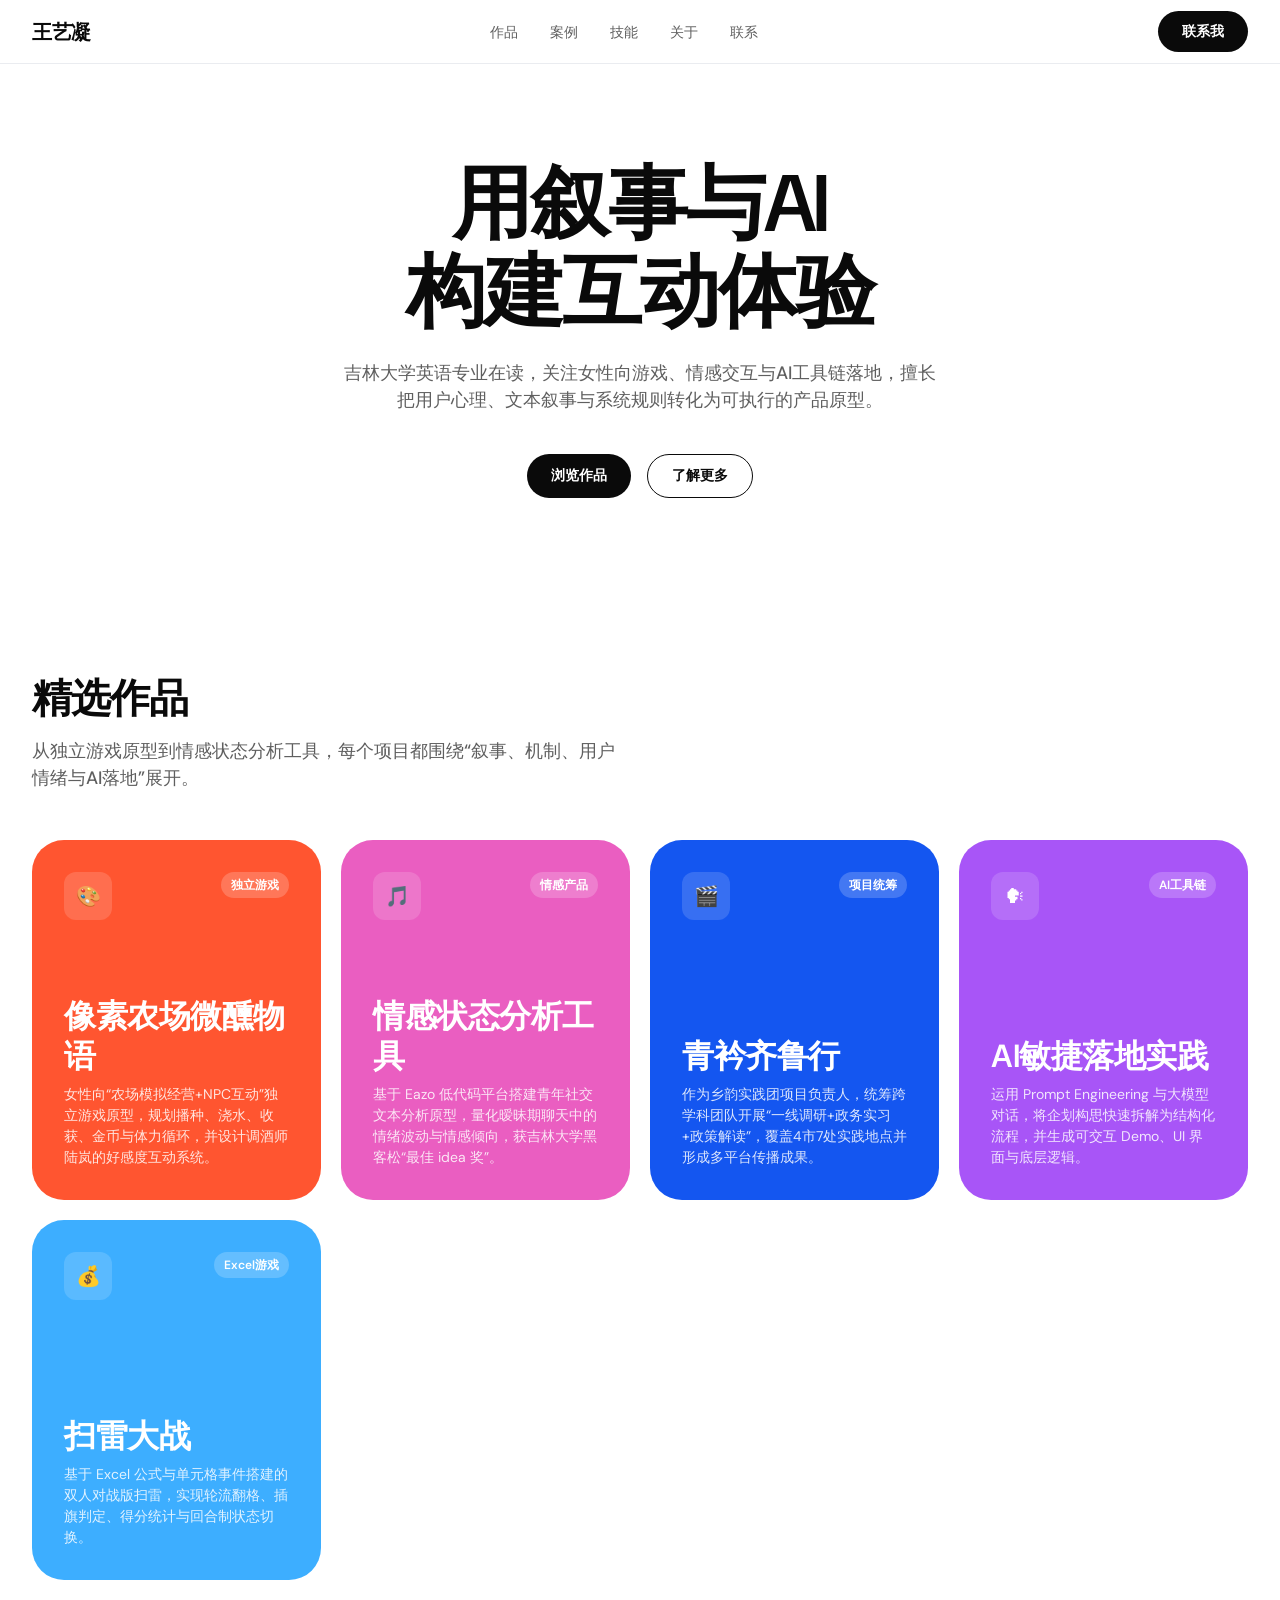
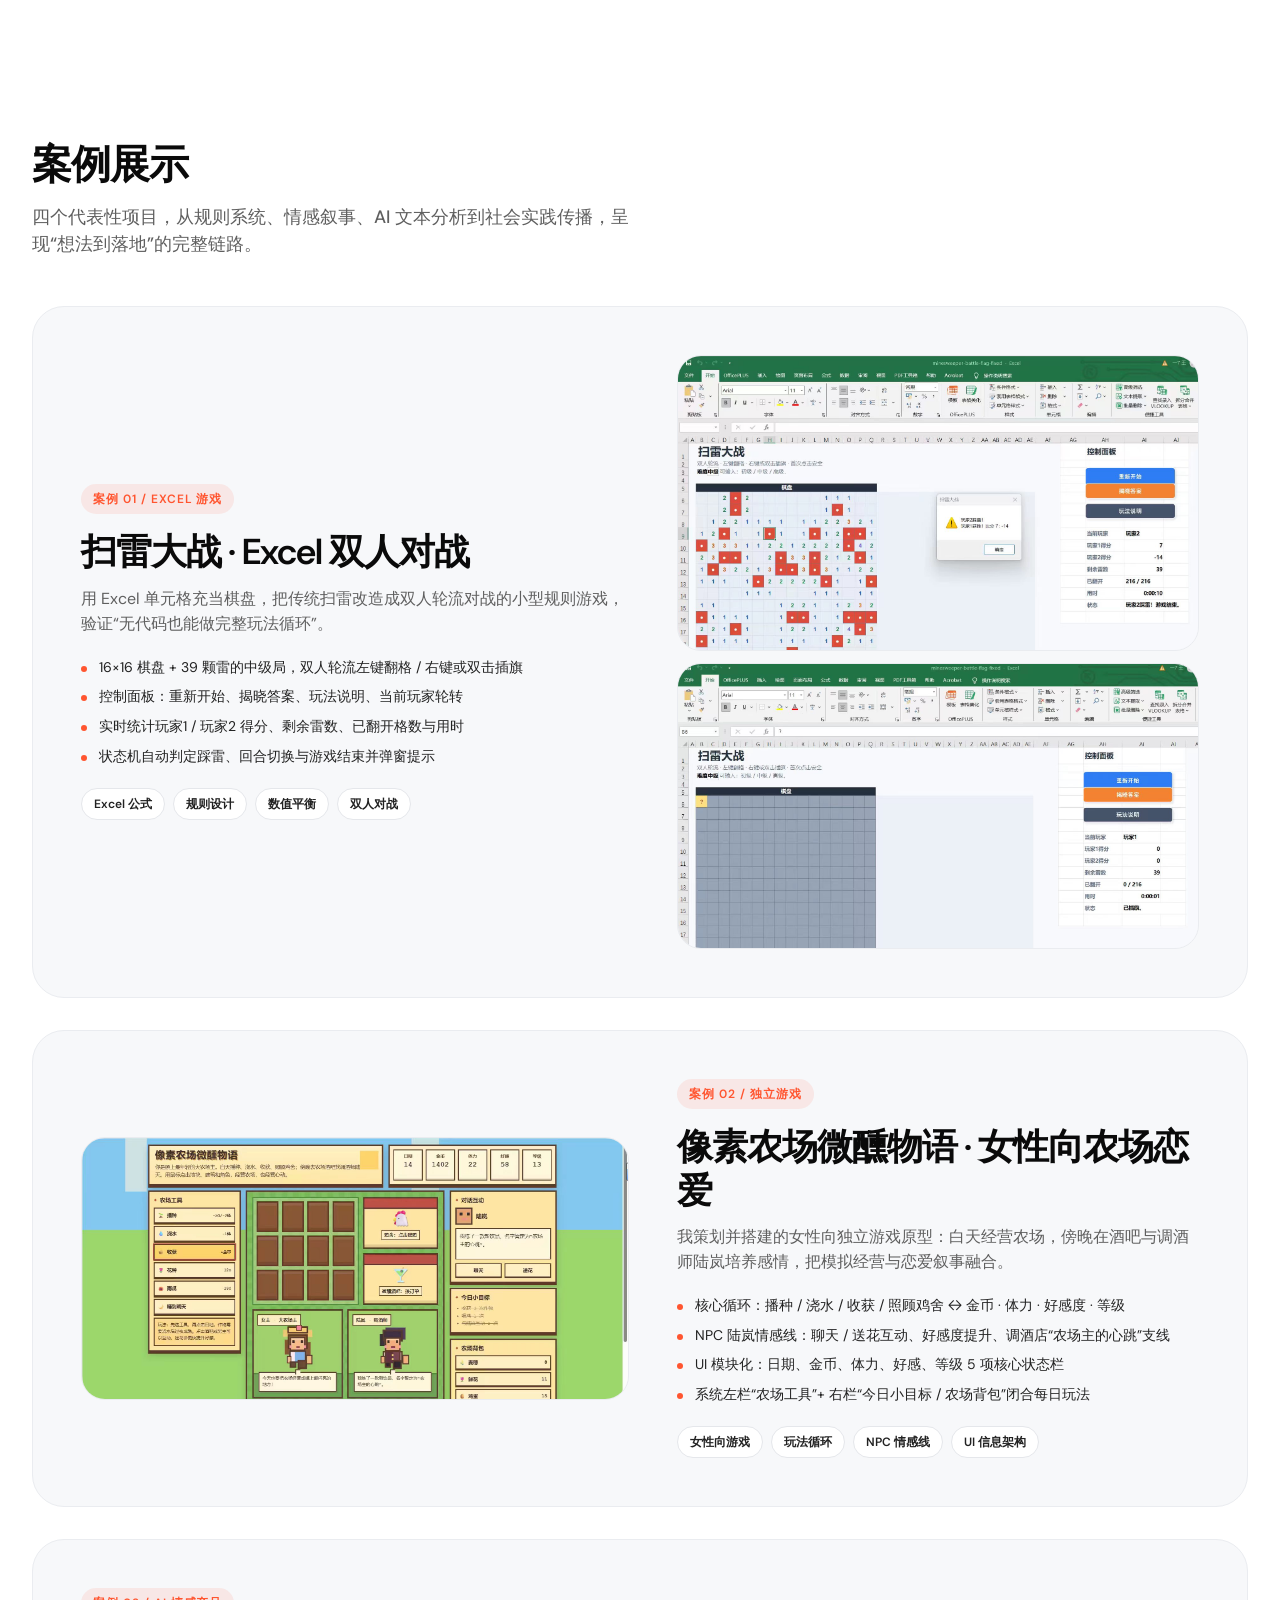
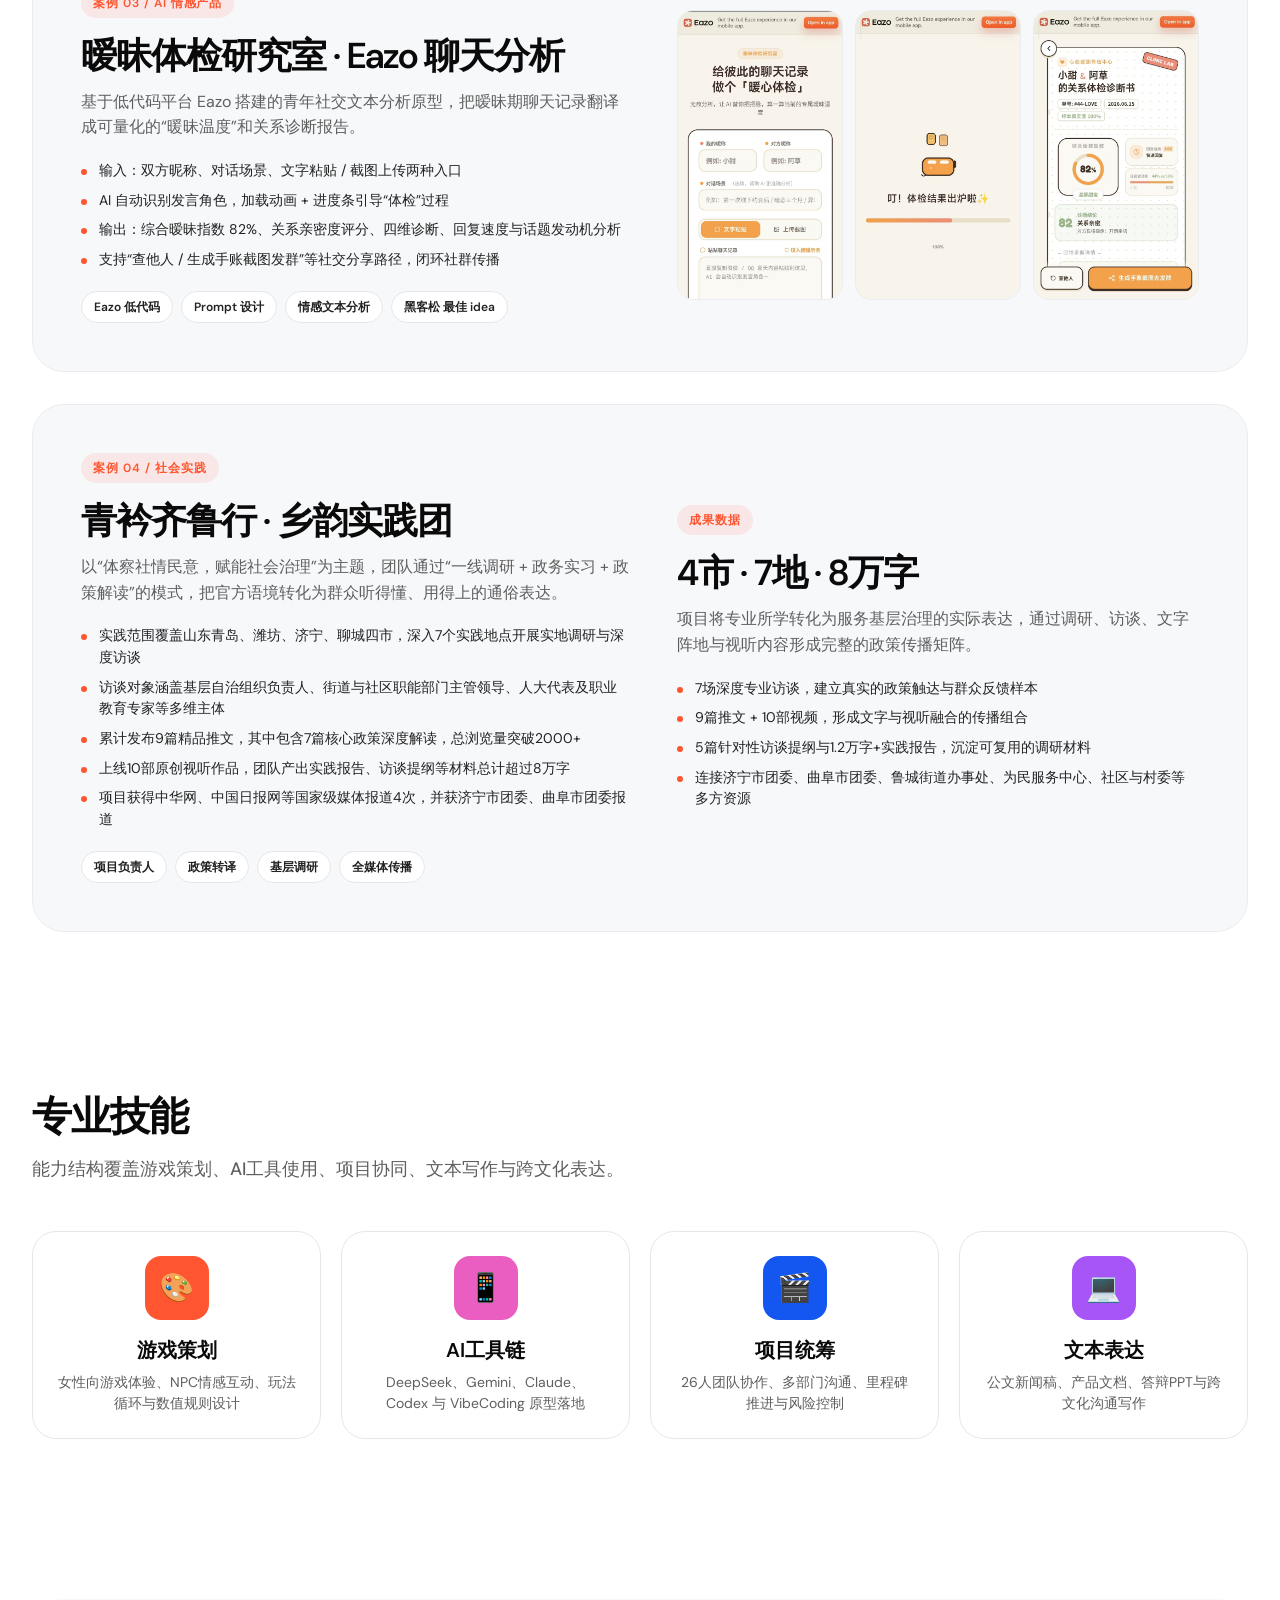
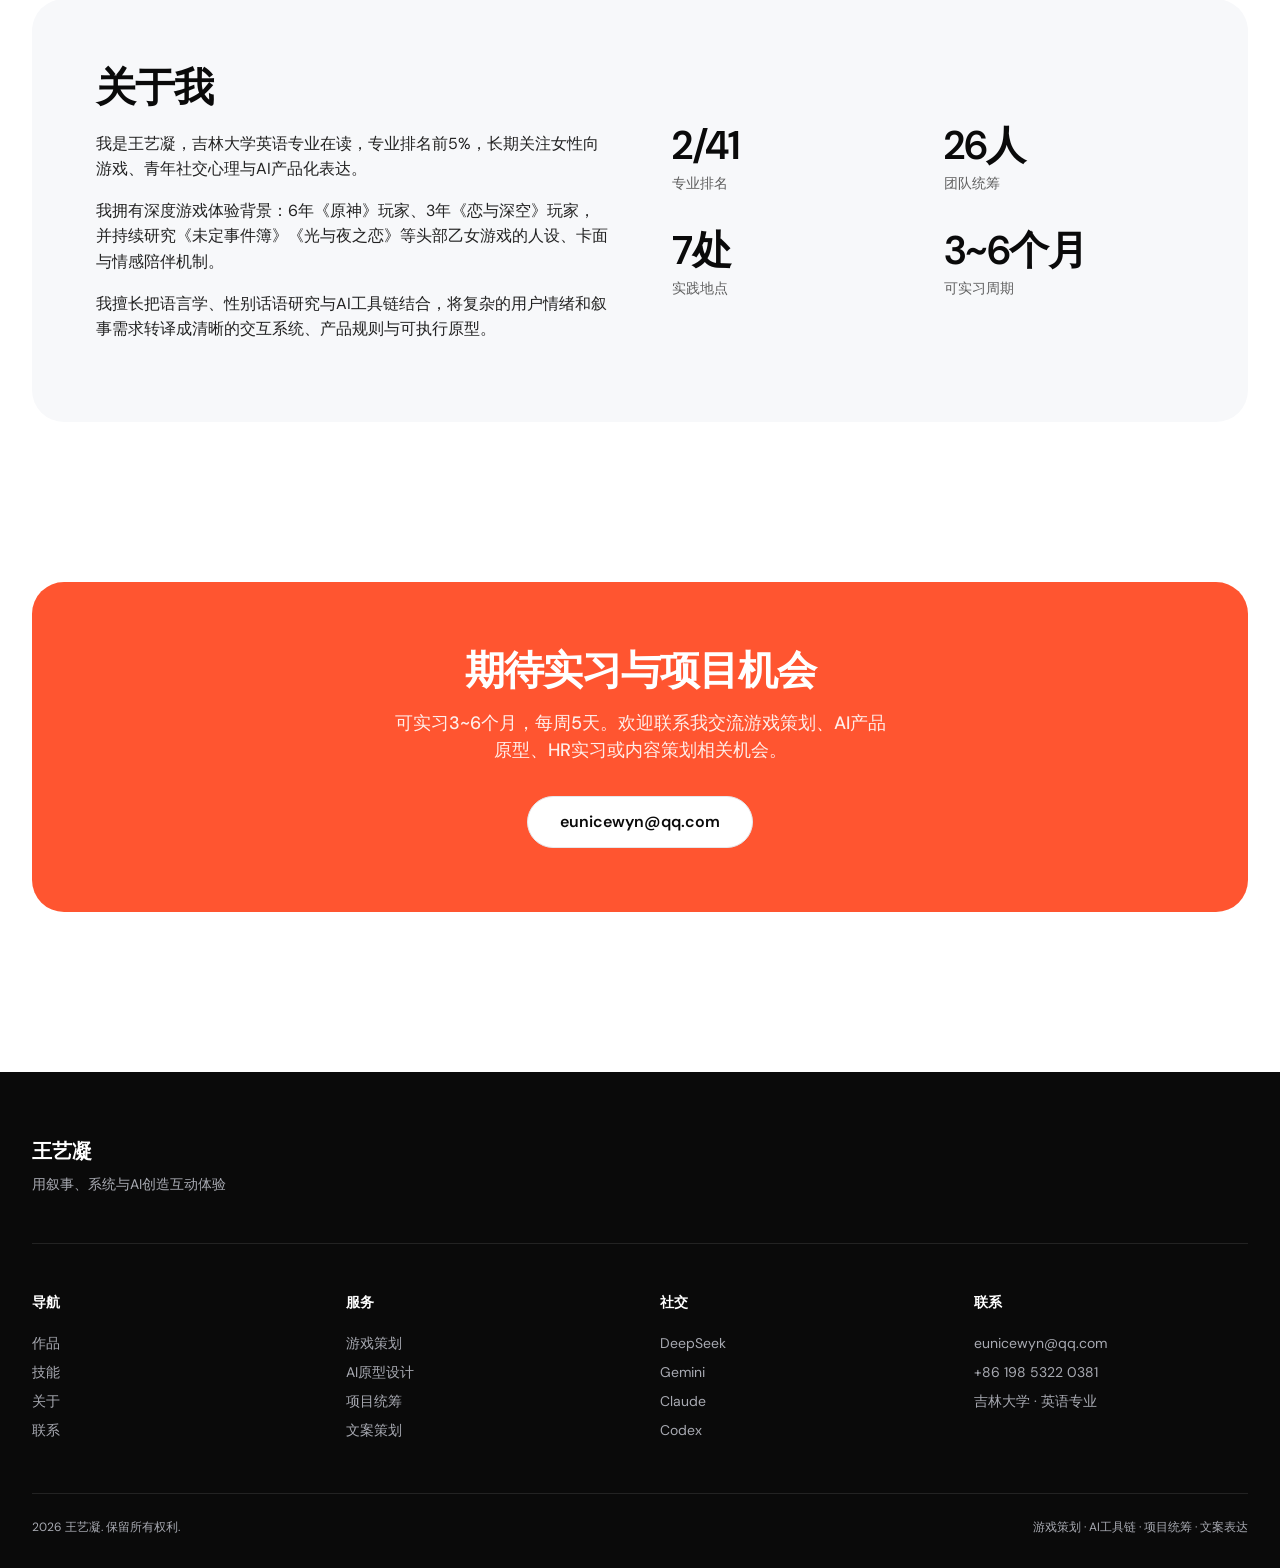
<file: portfolio-site.html>
<!-- Generated by Trae Work -->
<!DOCTYPE html>
<html lang="zh-CN">
<head>
  <meta charset="UTF-8">
  <meta name="viewport" content="width=device-width, initial-scale=1.0">
  <title>王艺凝 — 游戏策划与AI产品作品集</title>
  <link rel="preconnect" href="https://fonts.googleapis.com">
  <link rel="preconnect" href="https://fonts.gstatic.com" crossorigin>
  <link href="https://fonts.googleapis.com/css2?family=DM+Sans:ital,opsz,wght@0,9..40,400;0,9..40,500;0,9..40,600;0,9..40,700;1,9..40,400&display=swap" rel="stylesheet">
  <style>
    :root {
      --primary: #0a0a0a;
      --on-primary: #ffffff;
      --primary-soft: #181e25;
      --brand-coral: #ff5530;
      --brand-magenta: #ea5ec1;
      --brand-blue: #1456f0;
      --brand-blue-deep: #1d4ed8;
      --brand-cyan: #3daeff;
      --brand-purple: #a855f7;
      --canvas: #ffffff;
      --surface: #f7f8fa;
      --surface-soft: #f2f3f5;
      --hairline: #e5e7eb;
      --hairline-soft: #eaecf0;
      --ink: #0a0a0a;
      --ink-strong: #000000;
      --charcoal: #222222;
      --slate: #45515e;
      --steel: #5f5f5f;
      --stone: #8e8e93;
      --muted: #a8aab2;
      --footer-bg: #0a0a0a;
      --success-bg: #e8ffea;
      --success-text: #1ba673;
    }

    * { margin: 0; padding: 0; box-sizing: border-box; }

    html { scroll-behavior: smooth; }

    body {
      font-family: 'DM Sans', 'Inter', 'Helvetica Neue', Helvetica, Arial, sans-serif;
      background-color: var(--canvas);
      color: var(--ink);
      line-height: 1.5;
      -webkit-font-smoothing: antialiased;
    }

    /* Navigation */
    .nav {
      position: sticky;
      top: 0;
      z-index: 100;
      background: var(--canvas);
      border-bottom: 1px solid var(--hairline-soft);
      height: 64px;
      display: flex;
      align-items: center;
      justify-content: space-between;
      padding: 0 32px;
      max-width: 1280px;
      margin: 0 auto;
    }

    .nav-logo {
      font-size: 20px;
      font-weight: 700;
      color: var(--ink);
      letter-spacing: -0.5px;
      text-decoration: none;
    }

    .nav-links {
      display: flex;
      gap: 32px;
      list-style: none;
    }

    .nav-links a {
      font-size: 14px;
      font-weight: 500;
      color: var(--steel);
      text-decoration: none;
      transition: color 0.15s ease;
    }

    .nav-links a:hover { color: var(--ink); }

    .nav-cta {
      display: flex;
      gap: 12px;
    }

    .btn {
      display: inline-flex;
      align-items: center;
      justify-content: center;
      font-family: 'DM Sans', sans-serif;
      font-size: 14px;
      font-weight: 600;
      line-height: 1.4;
      text-decoration: none;
      border: none;
      cursor: pointer;
      transition: all 0.15s ease;
    }

    .btn-primary {
      background: var(--primary);
      color: var(--on-primary);
      padding: 11px 24px;
      border-radius: 9999px;
    }

    .btn-primary:hover { background: var(--charcoal); }

    .btn-secondary {
      background: transparent;
      color: var(--ink);
      padding: 11px 24px;
      border-radius: 9999px;
      border: 1px solid var(--ink);
    }

    .btn-secondary:hover { background: var(--surface); }

    .btn-tertiary {
      background: var(--canvas);
      color: var(--ink);
      padding: 11px 24px;
      border-radius: 9999px;
      border: 1px solid var(--hairline);
    }

    .btn-tertiary:hover { background: var(--surface); }

    /* Hero Section */
    .hero {
      max-width: 1280px;
      margin: 0 auto;
      padding: 96px 32px;
      text-align: center;
    }

    .hero h1 {
      font-size: 80px;
      font-weight: 600;
      line-height: 1.10;
      letter-spacing: -2px;
      color: var(--ink);
      margin-bottom: 24px;
    }

    .hero-subtitle {
      font-size: 18px;
      font-weight: 500;
      line-height: 1.5;
      color: var(--steel);
      max-width: 600px;
      margin: 0 auto 40px;
    }

    .hero-cta {
      display: flex;
      gap: 16px;
      justify-content: center;
      flex-wrap: wrap;
    }

    /* Section Base */
    .section {
      max-width: 1280px;
      margin: 0 auto;
      padding: 80px 32px;
    }

    .section-title {
      font-size: 40px;
      font-weight: 600;
      line-height: 1.20;
      letter-spacing: -1px;
      color: var(--ink);
      margin-bottom: 16px;
    }

    .section-subtitle {
      font-size: 18px;
      font-weight: 500;
      line-height: 1.5;
      color: var(--steel);
      margin-bottom: 48px;
      max-width: 600px;
    }

    /* Project Matrix Grid */
    .project-grid {
      display: grid;
      grid-template-columns: repeat(auto-fit, minmax(240px, 1fr));
      gap: 20px;
    }

    .project-card {
      border-radius: 32px;
      padding: 32px;
      min-height: 360px;
      display: flex;
      flex-direction: column;
      justify-content: space-between;
      position: relative;
      overflow: hidden;
      cursor: pointer;
      transition: transform 0.2s ease, box-shadow 0.2s ease;
    }

    .project-card:hover {
      transform: translateY(-4px);
      box-shadow: rgba(0, 0, 0, 0.08) 0px 12px 16px -4px;
    }

    .project-card-coral { background: var(--brand-coral); color: var(--on-primary); }
    .project-card-magenta { background: var(--brand-magenta); color: var(--on-primary); }
    .project-card-blue { background: var(--brand-blue); color: var(--on-primary); }
    .project-card-purple { background: var(--brand-purple); color: var(--on-primary); }
    .project-card-cyan { background: var(--brand-cyan); color: var(--on-primary); }

    .project-card-header {
      display: flex;
      justify-content: space-between;
      align-items: flex-start;
    }

    .project-badge {
      font-size: 12px;
      font-weight: 600;
      padding: 4px 10px;
      border-radius: 9999px;
      background: rgba(255,255,255,0.2);
      color: var(--on-primary);
    }

    .project-card h3 {
      font-size: 32px;
      font-weight: 600;
      line-height: 1.25;
      letter-spacing: -0.5px;
      margin-bottom: 8px;
    }

    .project-card p {
      font-size: 14px;
      line-height: 1.5;
      opacity: 0.85;
    }

    .project-card-icon {
      width: 48px;
      height: 48px;
      border-radius: 12px;
      background: rgba(255,255,255,0.15);
      display: flex;
      align-items: center;
      justify-content: center;
      font-size: 20px;
    }

    /* Skills Matrix */
    .skills-grid {
      display: grid;
      grid-template-columns: repeat(4, 1fr);
      gap: 20px;
    }

    .skill-tile {
      background: var(--canvas);
      border: 1px solid var(--hairline);
      border-radius: 24px;
      padding: 24px;
      text-align: center;
      transition: transform 0.15s ease;
    }

    .skill-tile:hover { transform: translateY(-2px); }

    .skill-icon {
      width: 64px;
      height: 64px;
      margin: 0 auto 16px;
      border-radius: 16px;
      display: flex;
      align-items: center;
      justify-content: center;
      font-size: 28px;
    }

    .skill-tile h4 {
      font-size: 20px;
      font-weight: 600;
      line-height: 1.4;
      margin-bottom: 8px;
      color: var(--ink);
    }

    .skill-tile p {
      font-size: 14px;
      color: var(--steel);
      line-height: 1.5;
    }

    /* About Section */
    .about-section {
      background: var(--surface);
      border-radius: 32px;
      padding: 64px;
      display: grid;
      grid-template-columns: 1fr 1fr;
      gap: 64px;
      align-items: center;
    }

    .about-text h2 {
      font-size: 40px;
      font-weight: 600;
      line-height: 1.20;
      letter-spacing: -1px;
      margin-bottom: 20px;
    }

    .about-text p {
      font-size: 16px;
      line-height: 1.6;
      color: var(--charcoal);
      margin-bottom: 16px;
    }

    .about-stats {
      display: grid;
      grid-template-columns: repeat(2, 1fr);
      gap: 32px;
    }

    .stat-item h3 {
      font-size: 40px;
      font-weight: 600;
      line-height: 1.20;
      letter-spacing: -1px;
      color: var(--ink);
      margin-bottom: 4px;
    }

    .stat-item p {
      font-size: 14px;
      color: var(--steel);
    }

    /* Contact CTA */
    .cta-section {
      background: var(--brand-coral);
      border-radius: 32px;
      padding: 64px;
      text-align: center;
      color: var(--on-primary);
    }

    .cta-section h2 {
      font-size: 40px;
      font-weight: 600;
      line-height: 1.20;
      letter-spacing: -1px;
      margin-bottom: 16px;
    }

    .cta-section p {
      font-size: 18px;
      font-weight: 500;
      opacity: 0.9;
      margin-bottom: 32px;
      max-width: 500px;
      margin-left: auto;
      margin-right: auto;
    }

    /* Footer */
    .footer {
      background: var(--footer-bg);
      color: var(--on-primary);
      padding: 64px 32px 32px;
      margin-top: 80px;
    }

    .footer-inner {
      max-width: 1280px;
      margin: 0 auto;
    }

    .footer-top {
      display: flex;
      justify-content: space-between;
      align-items: flex-start;
      margin-bottom: 48px;
      padding-bottom: 48px;
      border-bottom: 1px solid rgba(255,255,255,0.1);
    }

    .footer-brand {
      font-size: 20px;
      font-weight: 700;
      margin-bottom: 8px;
    }

    .footer-tagline {
      font-size: 14px;
      color: var(--muted);
    }

    .footer-links {
      display: grid;
      grid-template-columns: repeat(4, 1fr);
      gap: 40px;
      margin-bottom: 48px;
    }

    .footer-column h4 {
      font-size: 14px;
      font-weight: 600;
      color: var(--on-primary);
      margin-bottom: 16px;
    }

    .footer-column a {
      display: block;
      font-size: 14px;
      color: var(--muted);
      text-decoration: none;
      padding: 4px 0;
      transition: color 0.15s ease;
    }

    .footer-column a:hover { color: var(--on-primary); }

    .footer-bottom {
      display: flex;
      justify-content: space-between;
      align-items: center;
      padding-top: 24px;
      border-top: 1px solid rgba(255,255,255,0.1);
      font-size: 12px;
      color: var(--muted);
    }

    /* Responsive */
    @media (max-width: 1024px) {
      .hero h1 { font-size: 56px; }
      .skills-grid { grid-template-columns: repeat(2, 1fr); }
      .about-section { grid-template-columns: 1fr; gap: 40px; padding: 40px; }
      .case-study { grid-template-columns: 1fr; }
      .case-study.reverse .case-text { order: 0; }
      .case-gallery-grid { grid-template-columns: 1fr; }
    }

    @media (max-width: 768px) {
      .nav-links { display: none; }
      .hero { padding: 64px 20px; }
      .hero h1 { font-size: 40px; letter-spacing: -1px; }
      .section { padding: 48px 20px; }
      .skills-grid { grid-template-columns: 1fr; }
      .about-section { padding: 32px; }
      .about-stats { grid-template-columns: 1fr; gap: 20px; }
      .cta-section { padding: 40px 24px; }
      .footer-links { grid-template-columns: repeat(2, 1fr); }
      .footer-top { flex-direction: column; gap: 20px; }
      .case-study { padding: 28px; gap: 28px; }
      .case-text h3 { font-size: 28px; }
    }

    @media (max-width: 480px) {
      .hero h1 { font-size: 32px; }
      .section-title { font-size: 28px; }
      .stat-item h3 { font-size: 28px; }
      .about-text h2 { font-size: 28px; }
      .cta-section h2 { font-size: 28px; }
    }

    /* Case Study Section */
    .case-list {
      display: flex;
      flex-direction: column;
      gap: 32px;
    }

    .case-study {
      display: grid;
      grid-template-columns: 1.05fr 1fr;
      gap: 48px;
      align-items: center;
      padding: 48px;
      border-radius: 32px;
      background: var(--surface);
      border: 1px solid var(--hairline-soft);
    }

    .case-study.reverse .case-text { order: 2; }

    .case-text .case-eyebrow {
      display: inline-block;
      font-size: 12px;
      font-weight: 600;
      letter-spacing: 0.08em;
      text-transform: uppercase;
      color: var(--brand-coral);
      background: rgba(255, 85, 48, 0.10);
      padding: 6px 12px;
      border-radius: 9999px;
      margin-bottom: 16px;
    }

    .case-text h3 {
      font-size: 36px;
      font-weight: 600;
      line-height: 1.20;
      letter-spacing: -1px;
      color: var(--ink);
      margin-bottom: 12px;
    }

    .case-text .case-tagline {
      font-size: 16px;
      color: var(--steel);
      line-height: 1.6;
      margin-bottom: 20px;
    }

    .case-text ul {
      list-style: none;
      padding: 0;
      margin: 0 0 20px;
    }

    .case-text ul li {
      position: relative;
      font-size: 14px;
      color: var(--charcoal);
      padding-left: 18px;
      margin-bottom: 8px;
      line-height: 1.55;
    }

    .case-text ul li::before {
      content: "";
      position: absolute;
      left: 0;
      top: 9px;
      width: 6px;
      height: 6px;
      background: var(--brand-coral);
      border-radius: 50%;
    }

    .case-meta {
      display: flex;
      flex-wrap: wrap;
      gap: 8px;
    }

    .case-tag {
      font-size: 12px;
      font-weight: 600;
      color: var(--charcoal);
      padding: 6px 12px;
      border-radius: 9999px;
      background: var(--canvas);
      border: 1px solid var(--hairline);
    }

    .case-visual {
      width: 100%;
      border-radius: 24px;
      overflow: hidden;
      background: var(--canvas);
      border: 1px solid var(--hairline-soft);
    }

    .case-visual img {
      display: block;
      width: 100%;
      height: auto;
    }

    .case-gallery-grid {
      display: grid;
      grid-template-columns: repeat(3, 1fr);
      gap: 12px;
    }

    .case-gallery-grid img {
      width: 100%;
      height: 100%;
      object-fit: cover;
      border-radius: 16px;
      background: var(--canvas);
      border: 1px solid var(--hairline-soft);
    }
  </style>
</head>
<body>

  <!-- Navigation -->
  <nav class="nav">
    <a href="#" class="nav-logo">王艺凝</a>
    <ul class="nav-links">
      <li><a href="#projects">作品</a></li>
      <li><a href="#cases">案例</a></li>
      <li><a href="#skills">技能</a></li>
      <li><a href="#about">关于</a></li>
      <li><a href="#contact">联系</a></li>
    </ul>
    <div class="nav-cta">
      <a href="#contact" class="btn btn-primary">联系我</a>
    </div>
  </nav>

  <!-- Hero Section -->
  <section class="hero">
    <h1>用叙事与AI<br>构建互动体验</h1>
    <p class="hero-subtitle">吉林大学英语专业在读，关注女性向游戏、情感交互与AI工具链落地，擅长把用户心理、文本叙事与系统规则转化为可执行的产品原型。</p>
    <div class="hero-cta">
      <a href="#projects" class="btn btn-primary">浏览作品</a>
      <a href="#contact" class="btn btn-secondary">了解更多</a>
    </div>
  </section>

  <!-- Projects Section -->
  <section class="section" id="projects">
    <h2 class="section-title">精选作品</h2>
    <p class="section-subtitle">从独立游戏原型到情感状态分析工具，每个项目都围绕“叙事、机制、用户情绪与AI落地”展开。</p>
    <div class="project-grid">
      <div class="project-card project-card-coral">
        <div>
          <div class="project-card-header">
            <div class="project-card-icon">&#127912;</div>
            <span class="project-badge">独立游戏</span>
          </div>
        </div>
        <div>
          <h3>像素农场微醺物语</h3>
          <p>女性向“农场模拟经营+NPC互动”独立游戏原型，规划播种、浇水、收获、金币与体力循环，并设计调酒师陆岚的好感度互动系统。</p>
        </div>
      </div>
      <div class="project-card project-card-magenta">
        <div>
          <div class="project-card-header">
            <div class="project-card-icon">&#127925;</div>
            <span class="project-badge">情感产品</span>
          </div>
        </div>
        <div>
          <h3>情感状态分析工具</h3>
          <p>基于 Eazo 低代码平台搭建青年社交文本分析原型，量化暧昧期聊天中的情绪波动与情感倾向，获吉林大学黑客松“最佳 idea 奖”。</p>
        </div>
      </div>
      <div class="project-card project-card-blue">
        <div>
          <div class="project-card-header">
            <div class="project-card-icon">&#127916;</div>
            <span class="project-badge">项目统筹</span>
          </div>
        </div>
        <div>
          <h3>青衿齐鲁行</h3>
          <p>作为乡韵实践团项目负责人，统筹跨学科团队开展“一线调研+政务实习+政策解读”，覆盖4市7处实践地点并形成多平台传播成果。</p>
        </div>
      </div>
      <div class="project-card project-card-purple">
        <div>
          <div class="project-card-header">
            <div class="project-card-icon">&#128483;</div>
            <span class="project-badge">AI工具链</span>
          </div>
        </div>
        <div>
          <h3>AI敏捷落地实践</h3>
          <p>运用 Prompt Engineering 与大模型对话，将企划构思快速拆解为结构化流程，并生成可交互 Demo、UI 界面与底层逻辑。</p>
        </div>
      </div>
      <div class="project-card project-card-cyan">
        <div>
          <div class="project-card-header">
            <div class="project-card-icon">&#128176;</div>
            <span class="project-badge">Excel游戏</span>
          </div>
        </div>
        <div>
          <h3>扫雷大战</h3>
          <p>基于 Excel 公式与单元格事件搭建的双人对战版扫雷，实现轮流翻格、插旗判定、得分统计与回合制状态切换。</p>
        </div>
      </div>
    </div>
  </section>

  <!-- Case Study Section -->
  <section class="section" id="cases">
    <h2 class="section-title">案例展示</h2>
    <p class="section-subtitle">四个代表性项目，从规则系统、情感叙事、AI 文本分析到社会实践传播，呈现“想法到落地”的完整链路。</p>
    <div class="case-list">

      <!-- Case 01: 扫雷大战 -->
      <article class="case-study">
        <div class="case-text">
          <span class="case-eyebrow">案例 01 / Excel 游戏</span>
          <h3>扫雷大战 · Excel 双人对战</h3>
          <p class="case-tagline">用 Excel 单元格充当棋盘，把传统扫雷改造成双人轮流对战的小型规则游戏，验证“无代码也能做完整玩法循环”。</p>
          <ul>
            <li>16×16 棋盘 + 39 颗雷的中级局，双人轮流左键翻格 / 右键或双击插旗</li>
            <li>控制面板：重新开始、揭晓答案、玩法说明、当前玩家轮转</li>
            <li>实时统计玩家1 / 玩家2 得分、剩余雷数、已翻开格数与用时</li>
            <li>状态机自动判定踩雷、回合切换与游戏结束并弹窗提示</li>
          </ul>
          <div class="case-meta">
            <span class="case-tag">Excel 公式</span>
            <span class="case-tag">规则设计</span>
            <span class="case-tag">数值平衡</span>
            <span class="case-tag">双人对战</span>
          </div>
        </div>
        <div>
          <div class="case-visual" style="margin-bottom:12px;">
            <img src="assets/minesweeper_play.jpg" alt="扫雷大战 对战中棋盘截图">
          </div>
          <div class="case-visual">
            <img src="assets/minesweeper_start.jpg" alt="扫雷大战 初始棋盘与控制面板">
          </div>
        </div>
      </article>

      <!-- Case 02: 像素农场微醺物语 -->
      <article class="case-study reverse">
        <div class="case-visual">
          <img src="assets/farm_main.jpg" alt="像素农场微醺物语 主界面截图">
        </div>
        <div class="case-text">
          <span class="case-eyebrow">案例 02 / 独立游戏</span>
          <h3>像素农场微醺物语 · 女性向农场恋爱</h3>
          <p class="case-tagline">我策划并搭建的女性向独立游戏原型：白天经营农场，傍晚在酒吧与调酒师陆岚培养感情，把模拟经营与恋爱叙事融合。</p>
          <ul>
            <li>核心循环：播种 / 浇水 / 收获 / 照顾鸡舍 ↔ 金币 · 体力 · 好感度 · 等级</li>
            <li>NPC 陆岚情感线：聊天 / 送花互动、好感度提升、调酒店“农场主的心跳”支线</li>
            <li>UI 模块化：日期、金币、体力、好感、等级 5 项核心状态栏</li>
            <li>系统左栏“农场工具”+ 右栏“今日小目标 / 农场背包”闭合每日玩法</li>
          </ul>
          <div class="case-meta">
            <span class="case-tag">女性向游戏</span>
            <span class="case-tag">玩法循环</span>
            <span class="case-tag">NPC 情感线</span>
            <span class="case-tag">UI 信息架构</span>
          </div>
        </div>
      </article>

      <!-- Case 03: Eazo 暧昧期聊天分析 -->
      <article class="case-study">
        <div class="case-text">
          <span class="case-eyebrow">案例 03 / AI 情感产品</span>
          <h3>暧昧体检研究室 · Eazo 聊天分析</h3>
          <p class="case-tagline">基于低代码平台 Eazo 搭建的青年社交文本分析原型，把暧昧期聊天记录翻译成可量化的“暖昧温度”和关系诊断报告。</p>
          <ul>
            <li>输入：双方昵称、对话场景、文字粘贴 / 截图上传两种入口</li>
            <li>AI 自动识别发言角色，加载动画 + 进度条引导“体检”过程</li>
            <li>输出：综合暧昧指数 82%、关系亲密度评分、四维诊断、回复速度与话题发动机分析</li>
            <li>支持“查他人 / 生成手账截图发群”等社交分享路径，闭环社群传播</li>
          </ul>
          <div class="case-meta">
            <span class="case-tag">Eazo 低代码</span>
            <span class="case-tag">Prompt 设计</span>
            <span class="case-tag">情感文本分析</span>
            <span class="case-tag">黑客松 最佳 idea</span>
          </div>
        </div>
        <div class="case-gallery-grid">
          <img src="assets/eazo_home.jpg" alt="Eazo 暧昧体检 首页输入">
          <img src="assets/eazo_loading.jpg" alt="Eazo 体检结果加载动画">
          <img src="assets/eazo_result.jpg" alt="Eazo 关系体检诊断书">
        </div>
      </article>

      <!-- Case 04: 青衿齐鲁行社会实践 -->
      <article class="case-study reverse">
        <div class="case-text">
          <span class="case-eyebrow">案例 04 / 社会实践</span>
          <h3>青衿齐鲁行 · 乡韵实践团</h3>
          <p class="case-tagline">以“体察社情民意，赋能社会治理”为主题，团队通过“一线调研 + 政务实习 + 政策解读”的模式，把官方语境转化为群众听得懂、用得上的通俗表达。</p>
          <ul>
            <li>实践范围覆盖山东青岛、潍坊、济宁、聊城四市，深入7个实践地点开展实地调研与深度访谈</li>
            <li>访谈对象涵盖基层自治组织负责人、街道与社区职能部门主管领导、人大代表及职业教育专家等多维主体</li>
            <li>累计发布9篇精品推文，其中包含7篇核心政策深度解读，总浏览量突破2000+</li>
            <li>上线10部原创视听作品，团队产出实践报告、访谈提纲等材料总计超过8万字</li>
            <li>项目获得中华网、中国日报网等国家级媒体报道4次，并获济宁市团委、曲阜市团委报道</li>
          </ul>
          <div class="case-meta">
            <span class="case-tag">项目负责人</span>
            <span class="case-tag">政策转译</span>
            <span class="case-tag">基层调研</span>
            <span class="case-tag">全媒体传播</span>
          </div>
        </div>
        <div class="case-text">
          <span class="case-eyebrow">成果数据</span>
          <h3>4市 · 7地 · 8万字</h3>
          <p class="case-tagline">项目将专业所学转化为服务基层治理的实际表达，通过调研、访谈、文字阵地与视听内容形成完整的政策传播矩阵。</p>
          <ul>
            <li>7场深度专业访谈，建立真实的政策触达与群众反馈样本</li>
            <li>9篇推文 + 10部视频，形成文字与视听融合的传播组合</li>
            <li>5篇针对性访谈提纲与1.2万字+实践报告，沉淀可复用的调研材料</li>
            <li>连接济宁市团委、曲阜市团委、鲁城街道办事处、为民服务中心、社区与村委等多方资源</li>
          </ul>
        </div>
      </article>

    </div>
  </section>

  <!-- Skills Section -->
  <section class="section" id="skills">
    <h2 class="section-title">专业技能</h2>
    <p class="section-subtitle">能力结构覆盖游戏策划、AI工具使用、项目协同、文本写作与跨文化表达。</p>
    <div class="skills-grid">
      <div class="skill-tile">
        <div class="skill-icon" style="background: var(--brand-coral); color: white;">&#127912;</div>
        <h4>游戏策划</h4>
        <p>女性向游戏体验、NPC情感互动、玩法循环与数值规则设计</p>
      </div>
      <div class="skill-tile">
        <div class="skill-icon" style="background: var(--brand-magenta); color: white;">&#128241;</div>
        <h4>AI工具链</h4>
        <p>DeepSeek、Gemini、Claude、Codex 与 VibeCoding 原型落地</p>
      </div>
      <div class="skill-tile">
        <div class="skill-icon" style="background: var(--brand-blue); color: white;">&#127916;</div>
        <h4>项目统筹</h4>
        <p>26人团队协作、多部门沟通、里程碑推进与风险控制</p>
      </div>
      <div class="skill-tile">
        <div class="skill-icon" style="background: var(--brand-purple); color: white;">&#128187;</div>
        <h4>文本表达</h4>
        <p>公文新闻稿、产品文档、答辩PPT与跨文化沟通写作</p>
      </div>
    </div>
  </section>

  <!-- About Section -->
  <section class="section" id="about">
    <div class="about-section">
      <div class="about-text">
        <h2>关于我</h2>
        <p>我是王艺凝，吉林大学英语专业在读，专业排名前5%，长期关注女性向游戏、青年社交心理与AI产品化表达。</p>
        <p>我拥有深度游戏体验背景：6年《原神》玩家、3年《恋与深空》玩家，并持续研究《未定事件簿》《光与夜之恋》等头部乙女游戏的人设、卡面与情感陪伴机制。</p>
        <p>我擅长把语言学、性别话语研究与AI工具链结合，将复杂的用户情绪和叙事需求转译成清晰的交互系统、产品规则与可执行原型。</p>
      </div>
      <div class="about-stats">
        <div class="stat-item">
          <h3>2/41</h3>
          <p>专业排名</p>
        </div>
        <div class="stat-item">
          <h3>26人</h3>
          <p>团队统筹</p>
        </div>
        <div class="stat-item">
          <h3>7处</h3>
          <p>实践地点</p>
        </div>
        <div class="stat-item">
          <h3>3~6个月</h3>
          <p>可实习周期</p>
        </div>
      </div>
    </div>
  </section>

  <!-- Contact CTA -->
  <section class="section" id="contact">
    <div class="cta-section">
      <h2>期待实习与项目机会</h2>
      <p>可实习3~6个月，每周5天。欢迎联系我交流游戏策划、AI产品原型、HR实习或内容策划相关机会。</p>
      <a href="mailto:eunicewyn@qq.com" class="btn btn-tertiary" style="font-size: 16px; padding: 14px 32px;">eunicewyn@qq.com</a>
    </div>
  </section>

  <!-- Footer -->
  <footer class="footer">
    <div class="footer-inner">
      <div class="footer-top">
        <div>
          <div class="footer-brand">王艺凝</div>
          <div class="footer-tagline">用叙事、系统与AI创造互动体验</div>
        </div>
      </div>
      <div class="footer-links">
        <div class="footer-column">
          <h4>导航</h4>
          <a href="#projects">作品</a>
          <a href="#skills">技能</a>
          <a href="#about">关于</a>
          <a href="#contact">联系</a>
        </div>
        <div class="footer-column">
          <h4>服务</h4>
          <a href="#">游戏策划</a>
          <a href="#">AI原型设计</a>
          <a href="#">项目统筹</a>
          <a href="#">文案策划</a>
        </div>
        <div class="footer-column">
          <h4>社交</h4>
          <a href="#">DeepSeek</a>
          <a href="#">Gemini</a>
          <a href="#">Claude</a>
          <a href="#">Codex</a>
        </div>
        <div class="footer-column">
          <h4>联系</h4>
          <a href="mailto:eunicewyn@qq.com">eunicewyn@qq.com</a>
          <a href="tel:+8619853220381">+86 198 5322 0381</a>
          <a href="#">吉林大学 · 英语专业</a>
        </div>
      </div>
      <div class="footer-bottom">
        <span> 2026 王艺凝. 保留所有权利.</span>
        <span>游戏策划 · AI工具链 · 项目统筹 · 文案表达</span>
      </div>
    </div>
  </footer>

</body>
</html>
</file>
<file: wordnovel/assets/index-DODcJciS.css>
*,:before,:after,::backdrop{--tw-border-spacing-x:0;--tw-border-spacing-y:0;--tw-translate-x:0;--tw-translate-y:0;--tw-rotate:0;--tw-skew-x:0;--tw-skew-y:0;--tw-scale-x:1;--tw-scale-y:1;--tw-pan-x: ;--tw-pan-y: ;--tw-pinch-zoom: ;--tw-scroll-snap-strictness:proximity;--tw-gradient-from-position: ;--tw-gradient-via-position: ;--tw-gradient-to-position: ;--tw-ordinal: ;--tw-slashed-zero: ;--tw-numeric-figure: ;--tw-numeric-spacing: ;--tw-numeric-fraction: ;--tw-ring-inset: ;--tw-ring-offset-width:0px;--tw-ring-offset-color:#fff;--tw-ring-color:#3b82f680;--tw-ring-offset-shadow:0 0 #0000;--tw-ring-shadow:0 0 #0000;--tw-shadow:0 0 #0000;--tw-shadow-colored:0 0 #0000;--tw-blur: ;--tw-brightness: ;--tw-contrast: ;--tw-grayscale: ;--tw-hue-rotate: ;--tw-invert: ;--tw-saturate: ;--tw-sepia: ;--tw-drop-shadow: ;--tw-backdrop-blur: ;--tw-backdrop-brightness: ;--tw-backdrop-contrast: ;--tw-backdrop-grayscale: ;--tw-backdrop-hue-rotate: ;--tw-backdrop-invert: ;--tw-backdrop-opacity: ;--tw-backdrop-saturate: ;--tw-backdrop-sepia: ;--tw-contain-size: ;--tw-contain-layout: ;--tw-contain-paint: ;--tw-contain-style: }*,:before,:after{box-sizing:border-box;border:0 solid #e5e7eb}:before,:after{--tw-content:""}html,:host{-webkit-text-size-adjust:100%;tab-size:4;font-feature-settings:normal;font-variation-settings:normal;-webkit-tap-highlight-color:transparent;font-family:InstrumentSans,Inter,system-ui,sans-serif;line-height:1.5}body{line-height:inherit;margin:0}hr{height:0;color:inherit;border-top-width:1px}abbr:where([title]){-webkit-text-decoration:underline dotted;text-decoration:underline dotted}h1,h2,h3,h4,h5,h6{font-size:inherit;font-weight:inherit}a{color:inherit;-webkit-text-decoration:inherit;text-decoration:inherit}b,strong{font-weight:bolder}code,kbd,samp,pre{font-feature-settings:normal;font-variation-settings:normal;font-family:GeistMono,Courier New,monospace;font-size:1em}small{font-size:80%}sub,sup{vertical-align:baseline;font-size:75%;line-height:0;position:relative}sub{bottom:-.25em}sup{top:-.5em}table{text-indent:0;border-color:inherit;border-collapse:collapse}button,input,optgroup,select,textarea{font-feature-settings:inherit;font-variation-settings:inherit;font-family:inherit;font-size:100%;font-weight:inherit;line-height:inherit;letter-spacing:inherit;color:inherit;margin:0;padding:0}button,select{text-transform:none}button,input:where([type=button]),input:where([type=reset]),input:where([type=submit]){-webkit-appearance:button;background-color:#0000;background-image:none}:-moz-focusring{outline:auto}:-moz-ui-invalid{box-shadow:none}progress{vertical-align:baseline}::-webkit-inner-spin-button{height:auto}::-webkit-outer-spin-button{height:auto}[type=search]{-webkit-appearance:textfield;outline-offset:-2px}::-webkit-search-decoration{-webkit-appearance:none}::-webkit-file-upload-button{-webkit-appearance:button;font:inherit}summary{display:list-item}blockquote,dl,dd,h1,h2,h3,h4,h5,h6,hr,figure,p,pre{margin:0}fieldset{margin:0;padding:0}legend{padding:0}ol,ul,menu{margin:0;padding:0;list-style:none}dialog{padding:0}textarea{resize:vertical}input::-moz-placeholder{opacity:1;color:#9ca3af}textarea::-moz-placeholder{opacity:1;color:#9ca3af}input::placeholder,textarea::placeholder{opacity:1;color:#9ca3af}button,[role=button]{cursor:pointer}:disabled{cursor:default}img,svg,video,canvas,audio,iframe,embed,object{vertical-align:middle;display:block}img,video{max-width:100%;height:auto}[hidden]:where(:not([hidden=until-found])){display:none}body{--tw-bg-opacity:1;background-color:rgb(250 250 248/var(--tw-bg-opacity,1));--tw-text-opacity:1;color:rgb(28 25 23/var(--tw-text-opacity,1));font-family:InstrumentSans,Inter,system-ui,sans-serif;line-height:1.75}.input{--tw-border-opacity:1;border-width:1px;border-color:rgb(231 229 228/var(--tw-border-opacity,1));--tw-bg-opacity:1;background-color:rgb(255 255 255/var(--tw-bg-opacity,1));--tw-text-opacity:1;color:rgb(28 25 23/var(--tw-text-opacity,1));border-radius:6px;padding:.75rem 1rem;transition-property:color,background-color,border-color,text-decoration-color,fill,stroke;transition-duration:.15s;transition-timing-function:cubic-bezier(.4,0,.2,1)}.input:focus{--tw-border-opacity:1;border-color:rgb(13 148 136/var(--tw-border-opacity,1));outline-offset:2px;--tw-ring-offset-shadow:var(--tw-ring-inset) 0 0 0 var(--tw-ring-offset-width) var(--tw-ring-offset-color);--tw-ring-shadow:var(--tw-ring-inset) 0 0 0 calc(2px + var(--tw-ring-offset-width)) var(--tw-ring-color);box-shadow:var(--tw-ring-offset-shadow), var(--tw-ring-shadow), var(--tw-shadow,0 0 #0000);--tw-ring-color:#0d94884d;outline:2px solid #0000}.pointer-events-none{pointer-events:none}.fixed{position:fixed}.absolute{position:absolute}.relative{position:relative}.sticky{position:sticky}.inset-0{inset:0}.bottom-0{bottom:0}.left-0{left:0}.right-0{right:0}.right-4{right:1rem}.top-0{top:0}.top-\[52px\]{top:52px}.z-10{z-index:10}.z-30{z-index:30}.z-40{z-index:40}.z-50{z-index:50}.z-\[100\]{z-index:100}.mx-2{margin-left:.5rem;margin-right:.5rem}.mx-auto{margin-left:auto;margin-right:auto}.-ml-1{margin-left:-.25rem}.-ml-2{margin-left:-.5rem}.-mr-2{margin-right:-.5rem}.-mt-8{margin-top:-2rem}.mb-0\.5{margin-bottom:.125rem}.mb-1{margin-bottom:.25rem}.mb-1\.5{margin-bottom:.375rem}.mb-10{margin-bottom:2.5rem}.mb-2{margin-bottom:.5rem}.mb-3{margin-bottom:.75rem}.mb-4{margin-bottom:1rem}.mb-5{margin-bottom:1.25rem}.mb-6{margin-bottom:1.5rem}.mb-8{margin-bottom:2rem}.mt-0\.5{margin-top:.125rem}.mt-1{margin-top:.25rem}.mt-2{margin-top:.5rem}.mt-3{margin-top:.75rem}.mt-4{margin-top:1rem}.mt-6{margin-top:1.5rem}.block{display:block}.inline-block{display:inline-block}.flex{display:flex}.inline-flex{display:inline-flex}.table{display:table}.grid{display:grid}.hidden{display:none}.aspect-square{aspect-ratio:1}.h-1\.5{height:.375rem}.h-10{height:2.5rem}.h-11{height:2.75rem}.h-12{height:3rem}.h-20{height:5rem}.h-3{height:.75rem}.h-8{height:2rem}.h-9{height:2.25rem}.h-\[40px\]{height:40px}.h-full{height:100%}.min-h-\[150px\]{min-height:150px}.min-h-screen{min-height:100vh}.w-10{width:2.5rem}.w-11{width:2.75rem}.w-16{width:4rem}.w-20{width:5rem}.w-3{width:.75rem}.w-72{width:18rem}.w-8{width:2rem}.w-9{width:2.25rem}.w-full{width:100%}.w-px{width:1px}.min-w-0{min-width:0}.max-w-2xl{max-width:42rem}.max-w-3xl{max-width:48rem}.max-w-\[680px\]{max-width:680px}.max-w-md{max-width:28rem}.flex-1{flex:1}.flex-shrink-0,.shrink-0{flex-shrink:0}.grow{flex-grow:1}.transform{transform:translate(var(--tw-translate-x), var(--tw-translate-y)) rotate(var(--tw-rotate)) skewX(var(--tw-skew-x)) skewY(var(--tw-skew-y)) scaleX(var(--tw-scale-x)) scaleY(var(--tw-scale-y))}@keyframes fadeIn{0%{opacity:0}to{opacity:1}}.animate-fade-in{animation:.3s ease-out fadeIn}@keyframes slideUp{0%{opacity:0;transform:translateY(20px)}to{opacity:1;transform:translateY(0)}}.animate-slide-up{animation:.35s ease-out slideUp}@keyframes spin{to{transform:rotate(360deg)}}.animate-spin{animation:1s linear infinite spin}.cursor-pointer{cursor:pointer}.resize-y{resize:vertical}.grid-cols-2{grid-template-columns:repeat(2,minmax(0,1fr))}.grid-cols-3{grid-template-columns:repeat(3,minmax(0,1fr))}.grid-cols-4{grid-template-columns:repeat(4,minmax(0,1fr))}.grid-cols-5{grid-template-columns:repeat(5,minmax(0,1fr))}.grid-cols-7{grid-template-columns:repeat(7,minmax(0,1fr))}.flex-col{flex-direction:column}.flex-wrap{flex-wrap:wrap}.items-start{align-items:flex-start}.items-center{align-items:center}.justify-center{justify-content:center}.justify-between{justify-content:space-between}.gap-1{gap:.25rem}.gap-1\.5{gap:.375rem}.gap-2{gap:.5rem}.gap-3{gap:.75rem}.gap-4{gap:1rem}.space-y-1>:not([hidden])~:not([hidden]){--tw-space-y-reverse:0;margin-top:calc(.25rem * calc(1 - var(--tw-space-y-reverse)));margin-bottom:calc(.25rem * var(--tw-space-y-reverse))}.space-y-1\.5>:not([hidden])~:not([hidden]){--tw-space-y-reverse:0;margin-top:calc(.375rem * calc(1 - var(--tw-space-y-reverse)));margin-bottom:calc(.375rem * var(--tw-space-y-reverse))}.space-y-3>:not([hidden])~:not([hidden]){--tw-space-y-reverse:0;margin-top:calc(.75rem * calc(1 - var(--tw-space-y-reverse)));margin-bottom:calc(.75rem * var(--tw-space-y-reverse))}.space-y-5>:not([hidden])~:not([hidden]){--tw-space-y-reverse:0;margin-top:calc(1.25rem * calc(1 - var(--tw-space-y-reverse)));margin-bottom:calc(1.25rem * var(--tw-space-y-reverse))}.overflow-hidden{overflow:hidden}.overflow-x-auto{overflow-x:auto}.truncate{text-overflow:ellipsis;white-space:nowrap;overflow:hidden}.whitespace-nowrap{white-space:nowrap}.break-words{overflow-wrap:break-word}.rounded{border-radius:.25rem}.rounded-2xl{border-radius:20px}.rounded-\[12px\]{border-radius:12px}.rounded-\[20px\]{border-radius:20px}.rounded-\[6px\]{border-radius:6px}.rounded-full{border-radius:9999px}.rounded-lg{border-radius:12px}.rounded-pill{border-radius:9999px}.rounded-xl{border-radius:16px}.rounded-t-\[30px\]{border-top-left-radius:30px;border-top-right-radius:30px}.border{border-width:1px}.border-2{border-width:2px}.border-b{border-bottom-width:1px}.border-b-2{border-bottom-width:2px}.border-t{border-top-width:1px}.border-dashed{border-style:dashed}.border-dotted{border-style:dotted}.border-accent{--tw-border-opacity:1;border-color:rgb(232 165 92/var(--tw-border-opacity,1))}.border-accent\/40{border-color:#e8a55c66}.border-dark-rule{--tw-border-opacity:1;border-color:rgb(68 64 60/var(--tw-border-opacity,1))}.border-primary{--tw-border-opacity:1;border-color:rgb(13 148 136/var(--tw-border-opacity,1))}.border-primary\/40{border-color:#0d948866}.border-primary\/60{border-color:#0d948899}.border-red-200{--tw-border-opacity:1;border-color:rgb(254 202 202/var(--tw-border-opacity,1))}.border-red-500{--tw-border-opacity:1;border-color:rgb(239 68 68/var(--tw-border-opacity,1))}.border-rule{--tw-border-opacity:1;border-color:rgb(231 229 228/var(--tw-border-opacity,1))}.border-rule\/50{border-color:#e7e5e480}.bg-accent{--tw-bg-opacity:1;background-color:rgb(232 165 92/var(--tw-bg-opacity,1))}.bg-accent\/15{background-color:#e8a55c26}.bg-accent\/20{background-color:#e8a55c33}.bg-accent\/45{background-color:#e8a55c73}.bg-bg{--tw-bg-opacity:1;background-color:rgb(250 250 248/var(--tw-bg-opacity,1))}.bg-bg2{--tw-bg-opacity:1;background-color:rgb(240 239 235/var(--tw-bg-opacity,1))}.bg-bg2\/95{background-color:#f0efebf2}.bg-black\/30{background-color:#0000004d}.bg-card{--tw-bg-opacity:1;background-color:rgb(255 255 255/var(--tw-bg-opacity,1))}.bg-dark-bg{--tw-bg-opacity:1;background-color:rgb(28 25 23/var(--tw-bg-opacity,1))}.bg-dark-card{--tw-bg-opacity:1;background-color:rgb(45 42 38/var(--tw-bg-opacity,1))}.bg-ink{--tw-bg-opacity:1;background-color:rgb(28 25 23/var(--tw-bg-opacity,1))}.bg-primary{--tw-bg-opacity:1;background-color:rgb(13 148 136/var(--tw-bg-opacity,1))}.bg-primary\/10{background-color:#0d94881a}.bg-primary\/30{background-color:#0d94884d}.bg-primary\/5{background-color:#0d94880d}.bg-red-50{--tw-bg-opacity:1;background-color:rgb(254 242 242/var(--tw-bg-opacity,1))}.bg-rule{--tw-bg-opacity:1;background-color:rgb(231 229 228/var(--tw-bg-opacity,1))}.bg-transparent{background-color:#0000}.bg-white{--tw-bg-opacity:1;background-color:rgb(255 255 255/var(--tw-bg-opacity,1))}.bg-white\/10{background-color:#ffffff1a}.bg-white\/15{background-color:#ffffff26}.bg-white\/25{background-color:#ffffff40}.bg-gradient-to-b{background-image:linear-gradient(to bottom, var(--tw-gradient-stops))}.bg-gradient-to-br{background-image:linear-gradient(to bottom right, var(--tw-gradient-stops))}.from-primary{--tw-gradient-from:#0d9488 var(--tw-gradient-from-position);--tw-gradient-to:#0d948800 var(--tw-gradient-to-position);--tw-gradient-stops:var(--tw-gradient-from), var(--tw-gradient-to)}.to-primary-light{--tw-gradient-to:#2dd4bf var(--tw-gradient-to-position)}.p-0\.5{padding:.125rem}.p-1\.5{padding:.375rem}.p-2{padding:.5rem}.p-3{padding:.75rem}.p-4{padding:1rem}.p-5{padding:1.25rem}.p-6{padding:1.5rem}.px-0\.5{padding-left:.125rem;padding-right:.125rem}.px-2{padding-left:.5rem;padding-right:.5rem}.px-2\.5{padding-left:.625rem;padding-right:.625rem}.px-3{padding-left:.75rem;padding-right:.75rem}.px-4{padding-left:1rem;padding-right:1rem}.px-5{padding-left:1.25rem;padding-right:1.25rem}.px-6{padding-left:1.5rem;padding-right:1.5rem}.px-8{padding-left:2rem;padding-right:2rem}.py-1{padding-top:.25rem;padding-bottom:.25rem}.py-1\.5{padding-top:.375rem;padding-bottom:.375rem}.py-10{padding-top:2.5rem;padding-bottom:2.5rem}.py-2{padding-top:.5rem;padding-bottom:.5rem}.py-2\.5{padding-top:.625rem;padding-bottom:.625rem}.py-20{padding-top:5rem;padding-bottom:5rem}.py-3{padding-top:.75rem;padding-bottom:.75rem}.py-3\.5{padding-top:.875rem;padding-bottom:.875rem}.py-4{padding-top:1rem;padding-bottom:1rem}.py-5{padding-top:1.25rem;padding-bottom:1.25rem}.py-6{padding-top:1.5rem;padding-bottom:1.5rem}.py-8{padding-top:2rem;padding-bottom:2rem}.pb-10{padding-bottom:2.5rem}.pb-14{padding-bottom:3.5rem}.pb-2{padding-bottom:.5rem}.pb-20{padding-bottom:5rem}.pb-28{padding-bottom:7rem}.pb-32{padding-bottom:8rem}.pb-8{padding-bottom:2rem}.pt-12{padding-top:3rem}.pt-4{padding-top:1rem}.pt-5{padding-top:1.25rem}.pt-7{padding-top:1.75rem}.pt-8{padding-top:2rem}.text-left{text-align:left}.text-center{text-align:center}.text-right{text-align:right}.font-mono{font-family:GeistMono,Courier New,monospace}.font-serif{font-family:InstrumentSerif,Georgia,serif}.text-2xl{font-size:1.5rem;line-height:2rem}.text-4xl{font-size:2.25rem;line-height:2.5rem}.text-5xl{font-size:3rem;line-height:1}.text-6xl{font-size:3.75rem;line-height:1}.text-\[13px\]{font-size:13px}.text-\[26px\]{font-size:26px}.text-\[28px\]{font-size:28px}.text-base{font-size:1rem;line-height:1.5rem}.text-lg{font-size:1.125rem;line-height:1.75rem}.text-sm{font-size:.875rem;line-height:1.25rem}.text-xl{font-size:1.25rem;line-height:1.75rem}.text-xs{font-size:.75rem;line-height:1rem}.font-bold{font-weight:700}.font-medium{font-weight:500}.font-normal{font-weight:400}.font-semibold{font-weight:600}.uppercase{text-transform:uppercase}.tabular-nums{--tw-numeric-spacing:tabular-nums;font-variant-numeric:var(--tw-ordinal) var(--tw-slashed-zero) var(--tw-numeric-figure) var(--tw-numeric-spacing) var(--tw-numeric-fraction)}.leading-none{line-height:1}.leading-relaxed{line-height:1.625}.leading-snug{line-height:1.375}.leading-tight{line-height:1.25}.tracking-\[1px\]{letter-spacing:1px}.tracking-\[2px\]{letter-spacing:2px}.tracking-tight{letter-spacing:-.025em}.tracking-wide{letter-spacing:.025em}.text-accent{--tw-text-opacity:1;color:rgb(232 165 92/var(--tw-text-opacity,1))}.text-accent-dark{--tw-text-opacity:1;color:rgb(217 119 6/var(--tw-text-opacity,1))}.text-dark-ink{--tw-text-opacity:1;color:rgb(245 245 244/var(--tw-text-opacity,1))}.text-dark-muted{--tw-text-opacity:1;color:rgb(168 162 158/var(--tw-text-opacity,1))}.text-ink{--tw-text-opacity:1;color:rgb(28 25 23/var(--tw-text-opacity,1))}.text-muted{--tw-text-opacity:1;color:rgb(120 113 108/var(--tw-text-opacity,1))}.text-muted\/80{color:#78716ccc}.text-primary{--tw-text-opacity:1;color:rgb(13 148 136/var(--tw-text-opacity,1))}.text-primary-light{--tw-text-opacity:1;color:rgb(45 212 191/var(--tw-text-opacity,1))}.text-red-500{--tw-text-opacity:1;color:rgb(239 68 68/var(--tw-text-opacity,1))}.text-red-600{--tw-text-opacity:1;color:rgb(220 38 38/var(--tw-text-opacity,1))}.text-white{--tw-text-opacity:1;color:rgb(255 255 255/var(--tw-text-opacity,1))}.text-white\/40{color:#fff6}.text-white\/60{color:#fff9}.text-white\/70{color:#ffffffb3}.text-white\/75{color:#ffffffbf}.text-white\/80{color:#fffc}.accent-primary{accent-color:#0d9488}.opacity-50{opacity:.5}.opacity-70{opacity:.7}.shadow{--tw-shadow:0 1px 3px 0 #0000001a, 0 1px 2px -1px #0000001a;--tw-shadow-colored:0 1px 3px 0 var(--tw-shadow-color), 0 1px 2px -1px var(--tw-shadow-color);box-shadow:var(--tw-ring-offset-shadow,0 0 #0000), var(--tw-ring-shadow,0 0 #0000), var(--tw-shadow)}.shadow-xl{--tw-shadow:0 20px 25px -5px #0000001a, 0 8px 10px -6px #0000001a;--tw-shadow-colored:0 20px 25px -5px var(--tw-shadow-color), 0 8px 10px -6px var(--tw-shadow-color);box-shadow:var(--tw-ring-offset-shadow,0 0 #0000), var(--tw-ring-shadow,0 0 #0000), var(--tw-shadow)}.ring-2{--tw-ring-offset-shadow:var(--tw-ring-inset) 0 0 0 var(--tw-ring-offset-width) var(--tw-ring-offset-color);--tw-ring-shadow:var(--tw-ring-inset) 0 0 0 calc(2px + var(--tw-ring-offset-width)) var(--tw-ring-color);box-shadow:var(--tw-ring-offset-shadow), var(--tw-ring-shadow), var(--tw-shadow,0 0 #0000)}.ring-primary{--tw-ring-opacity:1;--tw-ring-color:rgb(13 148 136/var(--tw-ring-opacity,1))}.filter{filter:var(--tw-blur) var(--tw-brightness) var(--tw-contrast) var(--tw-grayscale) var(--tw-hue-rotate) var(--tw-invert) var(--tw-saturate) var(--tw-sepia) var(--tw-drop-shadow)}.backdrop-blur-md{--tw-backdrop-blur:blur(12px);-webkit-backdrop-filter:var(--tw-backdrop-blur) var(--tw-backdrop-brightness) var(--tw-backdrop-contrast) var(--tw-backdrop-grayscale) var(--tw-backdrop-hue-rotate) var(--tw-backdrop-invert) var(--tw-backdrop-opacity) var(--tw-backdrop-saturate) var(--tw-backdrop-sepia);backdrop-filter:var(--tw-backdrop-blur) var(--tw-backdrop-brightness) var(--tw-backdrop-contrast) var(--tw-backdrop-grayscale) var(--tw-backdrop-hue-rotate) var(--tw-backdrop-invert) var(--tw-backdrop-opacity) var(--tw-backdrop-saturate) var(--tw-backdrop-sepia)}.transition-all{transition-property:all;transition-duration:.15s;transition-timing-function:cubic-bezier(.4,0,.2,1)}.transition-colors{transition-property:color,background-color,border-color,text-decoration-color,fill,stroke;transition-duration:.15s;transition-timing-function:cubic-bezier(.4,0,.2,1)}.transition-opacity{transition-property:opacity;transition-duration:.15s;transition-timing-function:cubic-bezier(.4,0,.2,1)}.transition-shadow{transition-property:box-shadow;transition-duration:.15s;transition-timing-function:cubic-bezier(.4,0,.2,1)}.duration-200{transition-duration:.2s}.duration-300{transition-duration:.3s}.hover\:border-primary:hover{--tw-border-opacity:1;border-color:rgb(13 148 136/var(--tw-border-opacity,1))}.hover\:bg-accent\/10:hover{background-color:#e8a55c1a}.hover\:bg-accent\/25:hover{background-color:#e8a55c40}.hover\:bg-bg2:hover{--tw-bg-opacity:1;background-color:rgb(240 239 235/var(--tw-bg-opacity,1))}.hover\:bg-primary\/10:hover{background-color:#0d94881a}.hover\:bg-primary\/5:hover{background-color:#0d94880d}.hover\:bg-primary\/90:hover{background-color:#0d9488e6}.hover\:bg-red-50:hover{--tw-bg-opacity:1;background-color:rgb(254 242 242/var(--tw-bg-opacity,1))}.hover\:bg-rule:hover{--tw-bg-opacity:1;background-color:rgb(231 229 228/var(--tw-bg-opacity,1))}.hover\:bg-white\/10:hover{background-color:#ffffff1a}.hover\:bg-white\/15:hover{background-color:#ffffff26}.hover\:bg-white\/25:hover{background-color:#ffffff40}.hover\:bg-white\/5:hover{background-color:#ffffff0d}.hover\:bg-white\/90:hover{background-color:#ffffffe6}.hover\:text-ink:hover{--tw-text-opacity:1;color:rgb(28 25 23/var(--tw-text-opacity,1))}.hover\:text-red-500:hover{--tw-text-opacity:1;color:rgb(239 68 68/var(--tw-text-opacity,1))}.hover\:shadow-lg:hover{--tw-shadow:0 10px 15px -3px #0000001a, 0 4px 6px -4px #0000001a;--tw-shadow-colored:0 10px 15px -3px var(--tw-shadow-color), 0 4px 6px -4px var(--tw-shadow-color);box-shadow:var(--tw-ring-offset-shadow,0 0 #0000), var(--tw-ring-shadow,0 0 #0000), var(--tw-shadow)}.hover\:brightness-110:hover{--tw-brightness:brightness(1.1);filter:var(--tw-blur) var(--tw-brightness) var(--tw-contrast) var(--tw-grayscale) var(--tw-hue-rotate) var(--tw-invert) var(--tw-saturate) var(--tw-sepia) var(--tw-drop-shadow)}.hover\:brightness-95:hover{--tw-brightness:brightness(.95);filter:var(--tw-blur) var(--tw-brightness) var(--tw-contrast) var(--tw-grayscale) var(--tw-hue-rotate) var(--tw-invert) var(--tw-saturate) var(--tw-sepia) var(--tw-drop-shadow)}.focus\:border-primary:focus{--tw-border-opacity:1;border-color:rgb(13 148 136/var(--tw-border-opacity,1))}.focus\:outline-none:focus{outline-offset:2px;outline:2px solid #0000}.focus\:ring-2:focus{--tw-ring-offset-shadow:var(--tw-ring-inset) 0 0 0 var(--tw-ring-offset-width) var(--tw-ring-offset-color);--tw-ring-shadow:var(--tw-ring-inset) 0 0 0 calc(2px + var(--tw-ring-offset-width)) var(--tw-ring-color);box-shadow:var(--tw-ring-offset-shadow), var(--tw-ring-shadow), var(--tw-shadow,0 0 #0000)}.focus\:ring-primary\/30:focus{--tw-ring-color:#0d94884d}.active\:scale-95:active{--tw-scale-x:.95;--tw-scale-y:.95;transform:translate(var(--tw-translate-x), var(--tw-translate-y)) rotate(var(--tw-rotate)) skewX(var(--tw-skew-x)) skewY(var(--tw-skew-y)) scaleX(var(--tw-scale-x)) scaleY(var(--tw-scale-y))}.active\:scale-\[0\.98\]:active{--tw-scale-x:.98;--tw-scale-y:.98;transform:translate(var(--tw-translate-x), var(--tw-translate-y)) rotate(var(--tw-rotate)) skewX(var(--tw-skew-x)) skewY(var(--tw-skew-y)) scaleX(var(--tw-scale-x)) scaleY(var(--tw-scale-y))}.disabled\:cursor-not-allowed:disabled{cursor:not-allowed}.disabled\:opacity-30:disabled{opacity:.3}.disabled\:opacity-40:disabled{opacity:.4}
</file>
